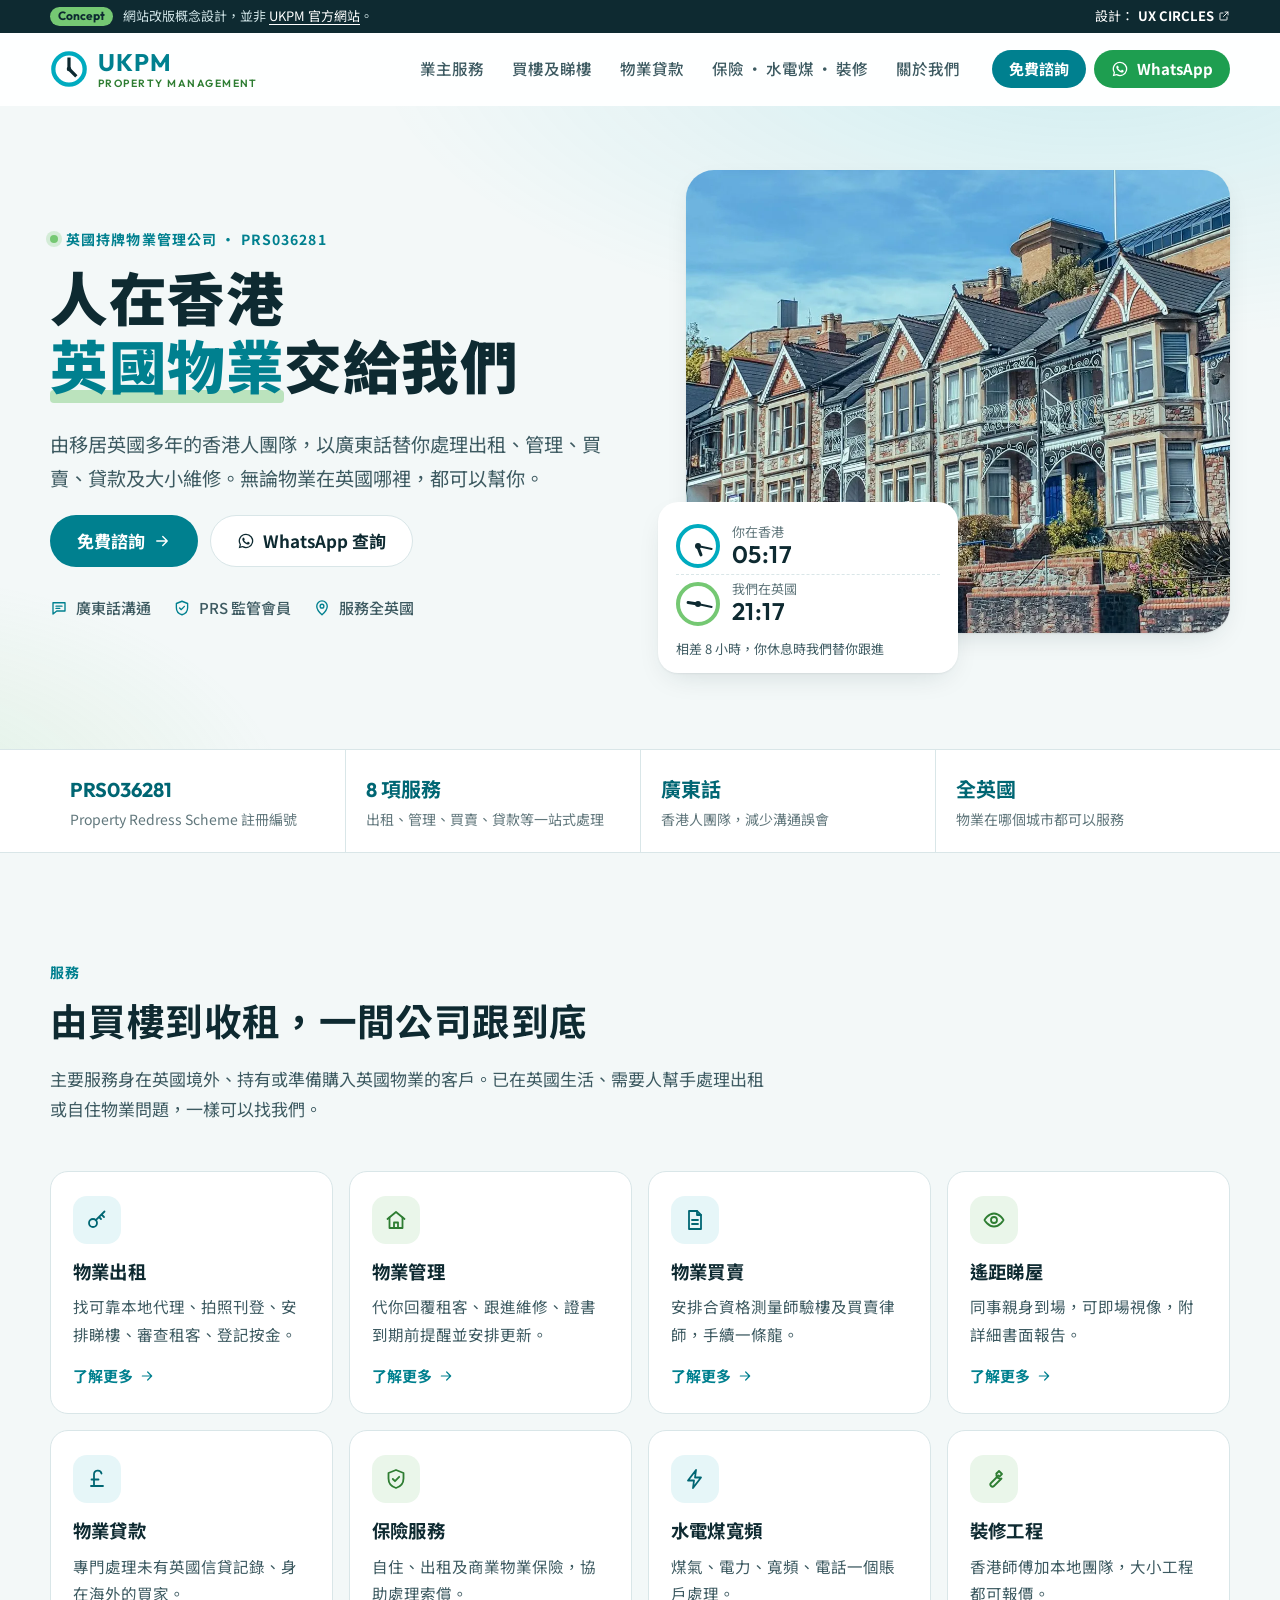
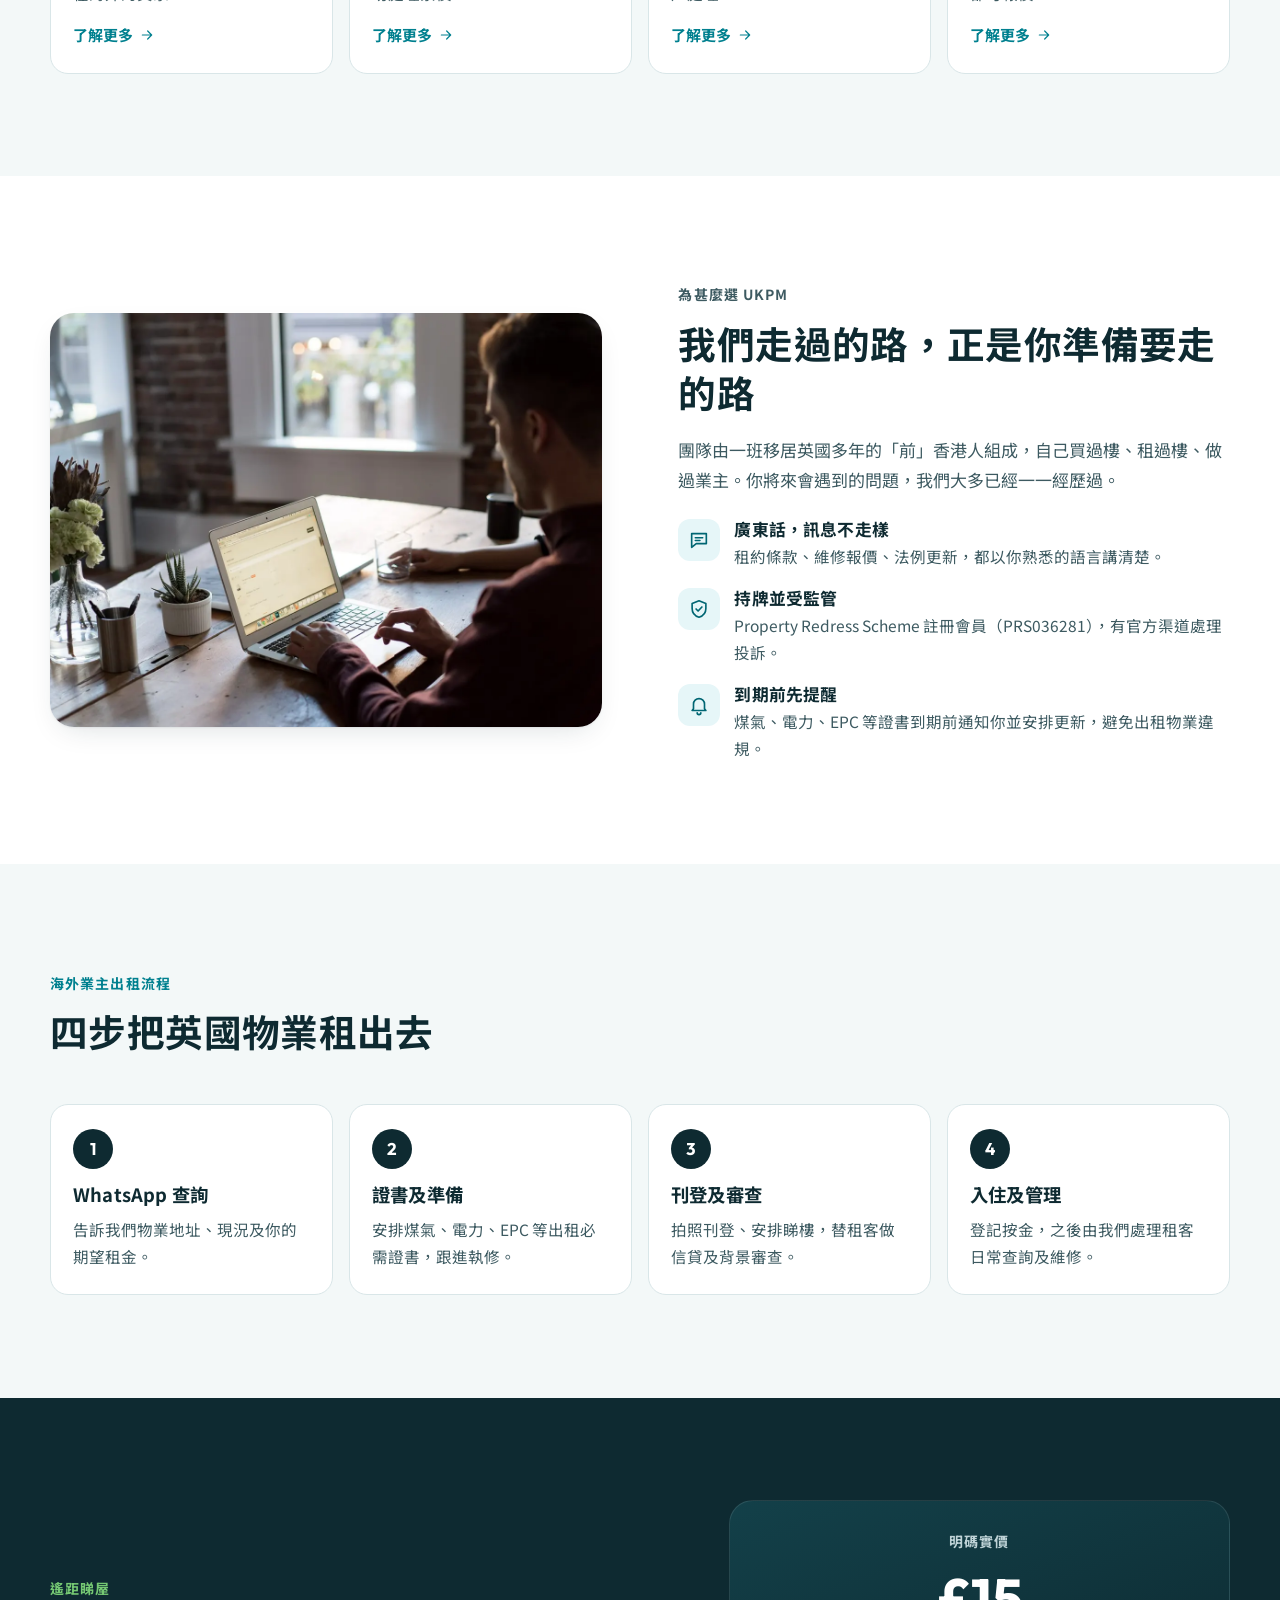
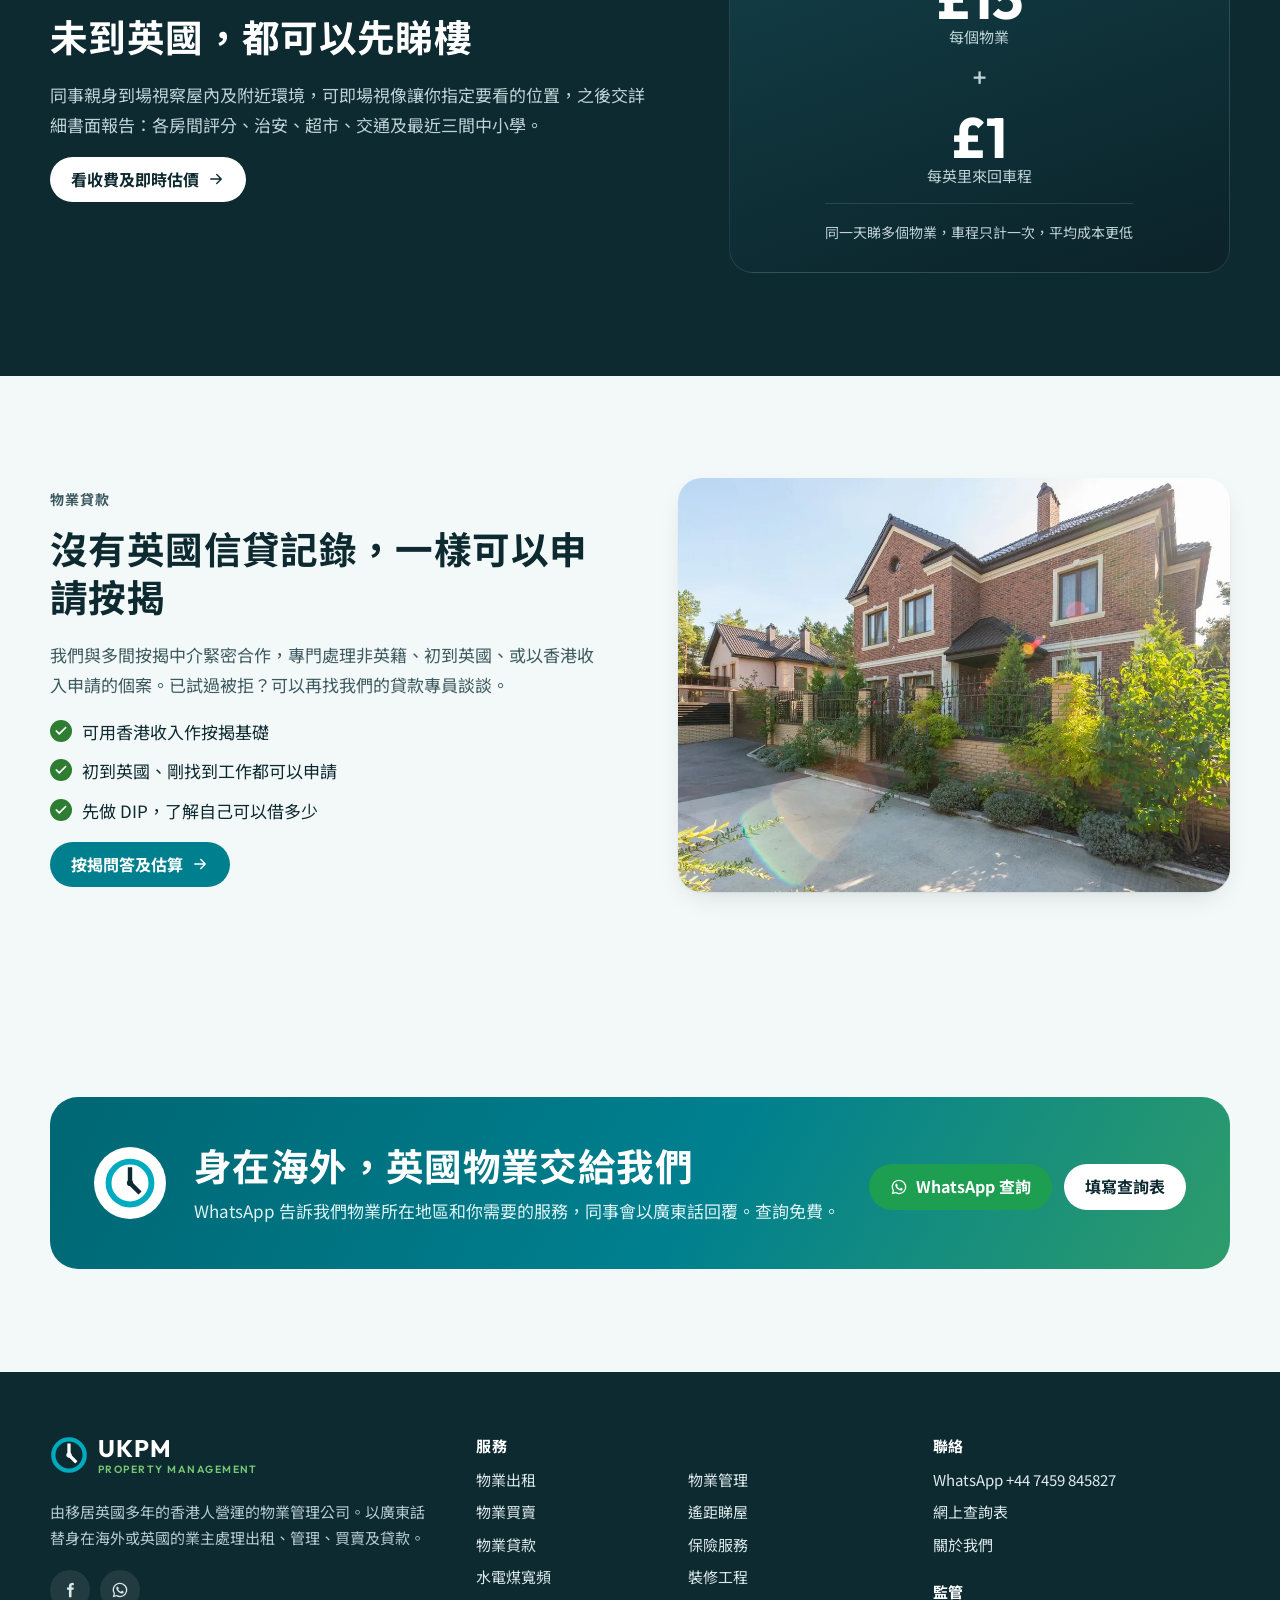
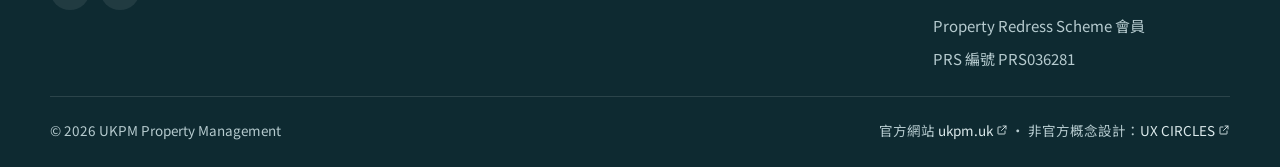
<file: index.html>
<!doctype html>
<html lang="zh-Hant-HK" class="no-js">
<head>
  <meta charset="utf-8">
  <meta name="viewport" content="width=device-width, initial-scale=1">
  <title>UKPM Property Management｜英國物業出租、管理、買賣及貸款</title>
  <meta name="description" content="香港人團隊以廣東話替海外業主處理英國物業出租、管理、買賣、按揭、保險及裝修。Property Redress Scheme 會員 PRS036281。">
  <meta name="robots" content="noindex, nofollow">
  <meta name="theme-color" content="#F3F8F8">
  <link rel="canonical" href="https://uxcircles.github.io/ukpm/">
  <link rel="icon" href="assets/img/favicon.svg" type="image/svg+xml">
  <link rel="apple-touch-icon" href="assets/img/apple-touch-icon.png">
  <meta property="og:type" content="website">
  <meta property="og:site_name" content="UKPM Property Management">
  <meta property="og:title" content="UKPM Property Management｜英國物業出租、管理、買賣及貸款">
  <meta property="og:description" content="香港人團隊以廣東話替海外業主處理英國物業出租、管理、買賣、按揭、保險及裝修。Property Redress Scheme 會員 PRS036281。">
  <meta property="og:url" content="https://uxcircles.github.io/ukpm/">
  <meta property="og:image" content="https://uxcircles.github.io/ukpm/assets/img/hero.webp">
  <link rel="preload" as="image" href="assets/img/hero.webp" fetchpriority="high">
  <link rel="preconnect" href="https://fonts.googleapis.com">
  <link rel="preconnect" href="https://fonts.gstatic.com" crossorigin>
  <link href="https://fonts.googleapis.com/css2?family=Noto+Sans+TC:wght@400;500;700;900&family=Outfit:wght@500;600;700&display=swap" rel="stylesheet">
  <link rel="stylesheet" href="assets/css/style.css?v=1">
  <script>document.documentElement.classList.replace('no-js','js')</script>
</head>
<body>
  <a class="skip" href="#main">跳到主要內容</a>
  <svg width="0" height="0" style="position:absolute" aria-hidden="true">
  <symbol id="i-check" viewBox="0 0 24 24"><path d="M20 6 9 17l-5-5"/></symbol>
  <symbol id="i-arrow" viewBox="0 0 24 24"><path d="M5 12h14M13 6l6 6-6 6"/></symbol>
  <symbol id="i-phone" viewBox="0 0 24 24"><path d="M5 4h3.5l1.8 4.5-2.3 1.4a11 11 0 0 0 6.1 6.1l1.4-2.3L20 15.5V19a1.5 1.5 0 0 1-1.6 1.5A16.5 16.5 0 0 1 3.5 5.6 1.5 1.5 0 0 1 5 4Z"/></symbol>
  <symbol id="i-wa" viewBox="0 0 24 24"><path d="M12 2.2A9.7 9.7 0 0 0 3.6 16.8L2.3 21.7l5-1.3A9.7 9.7 0 1 0 12 2.2Zm0 17.7a8 8 0 0 1-4.1-1.1l-.3-.2-3 .8.8-2.9-.2-.3A8 8 0 1 1 12 19.9Zm4.4-6c-.2-.1-1.4-.7-1.7-.8-.2-.1-.4-.1-.5.1l-.8 1c-.1.2-.3.2-.5.1a6.6 6.6 0 0 1-3.3-2.9c-.2-.4.2-.4.7-1.3.1-.2 0-.3 0-.4l-.8-1.8c-.2-.5-.4-.4-.5-.4h-.5a.9.9 0 0 0-.6.3 2.7 2.7 0 0 0-.8 2c0 1.2.9 2.3 1 2.5.1.2 1.7 2.6 4.1 3.7 1.5.7 2.1.7 2.9.6.5-.1 1.4-.6 1.6-1.1.2-.6.2-1 .1-1.1l-.4-.3Z"/></symbol>
  <symbol id="i-ext" viewBox="0 0 24 24"><path d="M14 4h6v6M20 4l-9 9M18 14v5a1 1 0 0 1-1 1H5a1 1 0 0 1-1-1V7a1 1 0 0 1 1-1h5"/></symbol>
  <symbol id="i-shield" viewBox="0 0 24 24"><path d="M12 3 4.5 6v5.5c0 4.6 3.2 8.2 7.5 9.5 4.3-1.3 7.5-4.9 7.5-9.5V6L12 3Z"/><path d="m8.8 12 2.2 2.2 4.2-4.4"/></symbol>
  <symbol id="i-pin" viewBox="0 0 24 24"><path d="M12 21s-7-6.2-7-11.5a7 7 0 0 1 14 0C19 14.8 12 21 12 21Z"/><circle cx="12" cy="9.5" r="2.5"/></symbol>
  <symbol id="i-home" viewBox="0 0 24 24"><path d="M3.5 11 12 4l8.5 7"/><path d="M5.5 9.5V20h13V9.5"/><path d="M10 20v-5.5h4V20"/></symbol>
  <symbol id="i-key" viewBox="0 0 24 24"><circle cx="8" cy="15" r="4"/><path d="m10.8 12.2 8.7-8.7M16.5 6.5l2.5 2.5M14 9l2 2"/></symbol>
  <symbol id="i-clock" viewBox="0 0 24 24"><circle cx="12" cy="12" r="9"/><path d="M12 7v5l3 2"/></symbol>
  <symbol id="i-chat" viewBox="0 0 24 24"><path d="M4 5h16v11H9l-5 4V5Z"/><path d="M8 9.5h8M8 12.5h5"/></symbol>
  <symbol id="i-pound" viewBox="0 0 24 24"><path d="M16.5 6.5A3.8 3.8 0 0 0 9 7.5V19M6 19h12M6.5 12.5h7"/></symbol>
  <symbol id="i-tool" viewBox="0 0 24 24"><path d="M14.5 6.5a4 4 0 0 0 5 5L12 19a2.1 2.1 0 0 1-3-3l7.5-7.5"/><path d="M14.5 6.5 17 4l3 3-2.5 2.5"/></symbol>
  <symbol id="i-doc" viewBox="0 0 24 24"><path d="M6 3h8l4 4v14H6V3Z"/><path d="M14 3v4h4M9 12h6M9 16h6"/></symbol>
  <symbol id="i-eye" viewBox="0 0 24 24"><path d="M2.5 12S6 5.5 12 5.5 21.5 12 21.5 12 18 18.5 12 18.5 2.5 12 2.5 12Z"/><circle cx="12" cy="12" r="3"/></symbol>
  <symbol id="i-users" viewBox="0 0 24 24"><circle cx="9" cy="8" r="3.5"/><path d="M2.5 20a6.5 6.5 0 0 1 13 0"/><path d="M16 4.6a3.5 3.5 0 0 1 0 6.8M18.5 14a6.5 6.5 0 0 1 3 6"/></symbol>
  <symbol id="i-bolt" viewBox="0 0 24 24"><path d="M13 3 5 13.5h6L10 21l8-10.5h-6L13 3Z"/></symbol>
  <symbol id="i-video" viewBox="0 0 24 24"><rect x="3" y="6" width="13" height="12" rx="2"/><path d="m16 10.5 5-3v9l-5-3"/></symbol>
  <symbol id="i-bell" viewBox="0 0 24 24"><path d="M6 16V11a6 6 0 0 1 12 0v5l1.5 2h-15L6 16Z"/><path d="M10 20.5a2 2 0 0 0 4 0"/></symbol>
  <symbol id="i-download" viewBox="0 0 24 24"><path d="M12 4v11M7 10.5l5 5 5-5M5 20h14"/></symbol>
  <symbol id="i-fb" viewBox="0 0 24 24"><path d="M14 8.5V6.8c0-.8.2-1.3 1.4-1.3H17V2.6A21 21 0 0 0 14.6 2.5C12.2 2.5 10.6 4 10.6 6.6v1.9H8v3.2h2.6V21.5H14v-9.8h2.6l.4-3.2H14Z"/></symbol>
</svg>
  <div class="concept-bar" role="note">
    <div class="wrap concept-inner">
      <p><span class="concept-tag">Concept</span><span class="concept-long">網站改版概念設計，並非 <a href="https://ukpm.uk/" target="_blank" rel="noopener">UKPM 官方網站</a>。</span></p>
      <a href="https://ux-circles.com/professionals" target="_blank" rel="noopener">設計：<strong>UX CIRCLES</strong> <svg class="icon" aria-hidden="true"><use href="#i-ext"/></svg></a>
    </div>
  </div>
  <header class="site-header">
    <div class="wrap header-inner">
      <a class="brand" href="index.html" aria-label="UKPM Property Management 主頁">
        <svg class="brand-mark" viewBox="0 0 40 40" aria-hidden="true"><circle cx="20" cy="20" r="16.5" fill="none" stroke="currentColor" stroke-width="4.5"/><path d="M20 9.5V20l6.5 6.5" fill="none" stroke="var(--ink)" stroke-width="3.4" stroke-linecap="square"/><circle cx="20" cy="20" r="2.4" fill="var(--ink)"/></svg>
        <span class="brand-word"><span class="brand-name">UKPM</span><span class="brand-tag">Property Management</span></span>
      </a>
      <nav class="nav" id="site-nav" aria-label="主選單" data-nav>
        <ul class="nav-list">
          <li><a href="landlords.html">業主服務</a></li>
          <li><a href="buying.html">買樓及睇樓</a></li>
          <li><a href="mortgage.html">物業貸款</a></li>
          <li><a href="home-services.html">保險 · 水電煤 · 裝修</a></li>
          <li><a href="about.html">關於我們</a></li>
        </ul>
        <div class="nav-extra">
          <a class="btn btn-wa" href="https://wa.me/447459845827" target="_blank" rel="noopener"><svg class="icon icon-fill" aria-hidden="true"><use href="#i-wa"/></svg>WhatsApp 查詢</a>
          <a class="btn btn-ghost" href="tel:+447459845827"><svg class="icon" aria-hidden="true"><use href="#i-phone"/></svg>+44 7459 845827</a>
        </div>
      </nav>
      <div class="header-cta">
        <a class="btn btn-primary btn-sm hide-sm" href="contact.html">免費諮詢</a>
        <a class="btn btn-wa btn-sm" href="https://wa.me/447459845827" target="_blank" rel="noopener"><svg class="icon icon-fill" aria-hidden="true"><use href="#i-wa"/></svg><span>WhatsApp</span></a>
        <button class="burger" type="button" aria-expanded="false" aria-controls="site-nav" aria-label="開啟選單" data-open="開啟選單" data-close="關閉選單"><span></span><span></span><span></span></button>
      </div>
    </div>
  </header>

  <main id="main">
    <section class="hero">
      <div class="wrap hero-grid">
        <div class="hero-copy">
          <p class="eyebrow"><span class="dot"></span>英國持牌物業管理公司 · PRS036281</p>
          <h1>人在香港<br><span class="hl">英國物業</span>交給我們</h1>
          <p class="lead">由移居英國多年的香港人團隊，以廣東話替你處理出租、管理、買賣、貸款及大小維修。無論物業在英國哪裡，都可以幫你。</p>
          <div class="btn-row">
            <a class="btn btn-primary btn-lg" href="contact.html">免費諮詢 <svg class="icon" aria-hidden="true"><use href="#i-arrow"/></svg></a>
            <a class="btn btn-ghost btn-lg" href="https://wa.me/447459845827" target="_blank" rel="noopener"><svg class="icon icon-fill" aria-hidden="true"><use href="#i-wa"/></svg>WhatsApp 查詢</a>
          </div>
          <ul class="hero-points">
            <li><svg class="icon" aria-hidden="true"><use href="#i-chat"/></svg>廣東話溝通</li>
            <li><svg class="icon" aria-hidden="true"><use href="#i-shield"/></svg>PRS 監管會員</li>
            <li><svg class="icon" aria-hidden="true"><use href="#i-pin"/></svg>服務全英國</li>
          </ul>
        </div>
        <div class="hero-visual">
          <figure class="hero-photo"><img src="assets/img/hero.webp" alt="英國一排紅磚維多利亞式排屋" width="1200" height="900" fetchpriority="high"></figure>
          <div class="clocks" data-clocks aria-label="香港及英國現在時間">
            <div class="clock-row">
              <span class="clock-face" data-tz="Asia/Hong_Kong" aria-hidden="true"><i class="h"></i><i class="m"></i></span>
              <span class="clock-txt"><small>你在香港</small><strong data-time="Asia/Hong_Kong">--:--</strong></span>
            </div>
            <div class="clock-row is-uk">
              <span class="clock-face" data-tz="Europe/London" aria-hidden="true"><i class="h"></i><i class="m"></i></span>
              <span class="clock-txt"><small>我們在英國</small><strong data-time="Europe/London">--:--</strong></span>
            </div>
            <p class="clock-note">相差 <span data-diff>8</span> 小時，你休息時我們替你跟進</p>
          </div>
        </div>
      </div>
    </section>

    <section class="trust">
      <div class="wrap trust-grid">
        <div><strong>PRS036281</strong><span>Property Redress Scheme 註冊編號</span></div>
        <div><strong>8 項服務</strong><span>出租、管理、買賣、貸款等一站式處理</span></div>
        <div><strong>廣東話</strong><span>香港人團隊，減少溝通誤會</span></div>
        <div><strong>全英國</strong><span>物業在哪個城市都可以服務</span></div>
      </div>
    </section>

    <section class="section" id="services">
      <div class="wrap">
        <div class="section-head">
          <p class="eyebrow">服務</p>
          <h2>由買樓到收租，一間公司跟到底</h2>
          <p>主要服務身在英國境外、持有或準備購入英國物業的客戶。已在英國生活、需要人幫手處理出租或自住物業問題，一樣可以找我們。</p>
        </div>
        <div class="svc-grid">
          <a class="svc-card reveal" href="landlords.html#rental">
            <span class="svc-icon"><svg class="icon" aria-hidden="true"><use href="#i-key"/></svg></span>
            <h3>物業出租</h3>
            <p>找可靠本地代理、拍照刊登、安排睇樓、審查租客、登記按金。</p>
            <span class="svc-more">了解更多 <svg class="icon" aria-hidden="true"><use href="#i-arrow"/></svg></span>
          </a>
          <a class="svc-card reveal" href="landlords.html#management">
            <span class="svc-icon"><svg class="icon" aria-hidden="true"><use href="#i-home"/></svg></span>
            <h3>物業管理</h3>
            <p>代你回覆租客、跟進維修、證書到期前提醒並安排更新。</p>
            <span class="svc-more">了解更多 <svg class="icon" aria-hidden="true"><use href="#i-arrow"/></svg></span>
          </a>
          <a class="svc-card reveal" href="buying.html#buy">
            <span class="svc-icon"><svg class="icon" aria-hidden="true"><use href="#i-doc"/></svg></span>
            <h3>物業買賣</h3>
            <p>安排合資格測量師驗樓及買賣律師，手續一條龍。</p>
            <span class="svc-more">了解更多 <svg class="icon" aria-hidden="true"><use href="#i-arrow"/></svg></span>
          </a>
          <a class="svc-card reveal" href="buying.html#viewing">
            <span class="svc-icon"><svg class="icon" aria-hidden="true"><use href="#i-eye"/></svg></span>
            <h3>遙距睇屋</h3>
            <p>同事親身到場，可即場視像，附詳細書面報告。</p>
            <span class="svc-more">了解更多 <svg class="icon" aria-hidden="true"><use href="#i-arrow"/></svg></span>
          </a>
          <a class="svc-card reveal" href="mortgage.html">
            <span class="svc-icon"><svg class="icon" aria-hidden="true"><use href="#i-pound"/></svg></span>
            <h3>物業貸款</h3>
            <p>專門處理未有英國信貸記錄、身在海外的買家。</p>
            <span class="svc-more">了解更多 <svg class="icon" aria-hidden="true"><use href="#i-arrow"/></svg></span>
          </a>
          <a class="svc-card reveal" href="home-services.html#insurance">
            <span class="svc-icon"><svg class="icon" aria-hidden="true"><use href="#i-shield"/></svg></span>
            <h3>保險服務</h3>
            <p>自住、出租及商業物業保險，協助處理索償。</p>
            <span class="svc-more">了解更多 <svg class="icon" aria-hidden="true"><use href="#i-arrow"/></svg></span>
          </a>
          <a class="svc-card reveal" href="home-services.html#utilities">
            <span class="svc-icon"><svg class="icon" aria-hidden="true"><use href="#i-bolt"/></svg></span>
            <h3>水電煤寬頻</h3>
            <p>煤氣、電力、寬頻、電話一個賬戶處理。</p>
            <span class="svc-more">了解更多 <svg class="icon" aria-hidden="true"><use href="#i-arrow"/></svg></span>
          </a>
          <a class="svc-card reveal" href="home-services.html#renovation">
            <span class="svc-icon"><svg class="icon" aria-hidden="true"><use href="#i-tool"/></svg></span>
            <h3>裝修工程</h3>
            <p>香港師傅加本地團隊，大小工程都可報價。</p>
            <span class="svc-more">了解更多 <svg class="icon" aria-hidden="true"><use href="#i-arrow"/></svg></span>
          </a>
        </div>
      </div>
    </section>

    <section class="section section-tint">
      <div class="wrap split">
        <figure class="split-media reveal"><img src="assets/img/remote.webp" alt="在家用手提電腦處理事務" width="1200" height="900" loading="lazy"></figure>
        <div class="split-copy reveal">
          <p class="eyebrow">為甚麼選 UKPM</p>
          <h2>我們走過的路，正是你準備要走的路</h2>
          <p>團隊由一班移居英國多年的「前」香港人組成，自己買過樓、租過樓、做過業主。你將來會遇到的問題，我們大多已經一一經歷過。</p>
          <ul class="why">
            <li><svg class="icon" aria-hidden="true"><use href="#i-chat"/></svg><div><h3>廣東話，訊息不走樣</h3><p>租約條款、維修報價、法例更新，都以你熟悉的語言講清楚。</p></div></li>
            <li><svg class="icon" aria-hidden="true"><use href="#i-shield"/></svg><div><h3>持牌並受監管</h3><p>Property Redress Scheme 註冊會員（PRS036281），有官方渠道處理投訴。</p></div></li>
            <li><svg class="icon" aria-hidden="true"><use href="#i-bell"/></svg><div><h3>到期前先提醒</h3><p>煤氣、電力、EPC 等證書到期前通知你並安排更新，避免出租物業違規。</p></div></li>
          </ul>
        </div>
      </div>
    </section>

    <section class="section">
      <div class="wrap">
        <div class="section-head">
          <p class="eyebrow">海外業主出租流程</p>
          <h2>四步把英國物業租出去</h2>
        </div>
        <ol class="steps">
          <li class="reveal"><span class="step-n">1</span><h3>WhatsApp 查詢</h3><p>告訴我們物業地址、現況及你的期望租金。</p></li>
          <li class="reveal"><span class="step-n">2</span><h3>證書及準備</h3><p>安排煤氣、電力、EPC 等出租必需證書，跟進執修。</p></li>
          <li class="reveal"><span class="step-n">3</span><h3>刊登及審查</h3><p>拍照刊登、安排睇樓，替租客做信貸及背景審查。</p></li>
          <li class="reveal"><span class="step-n">4</span><h3>入住及管理</h3><p>登記按金，之後由我們處理租客日常查詢及維修。</p></li>
        </ol>
      </div>
    </section>

    <section class="section section-ink">
      <div class="wrap feature">
        <div class="reveal">
          <p class="eyebrow">遙距睇屋</p>
          <h2>未到英國，都可以先睇樓</h2>
          <p>同事親身到場視察屋內及附近環境，可即場視像讓你指定要看的位置，之後交詳細書面報告：各房間評分、治安、超市、交通及最近三間中小學。</p>
          <a class="btn btn-light" href="buying.html#viewing">看收費及即時估價 <svg class="icon" aria-hidden="true"><use href="#i-arrow"/></svg></a>
        </div>
        <div class="price-card reveal">
          <p class="price-label">明碼實價</p>
          <p class="price"><span>£15</span><small>每個物業</small></p>
          <p class="price-plus">+</p>
          <p class="price"><span>£1</span><small>每英里來回車程</small></p>
          <p class="price-note">同一天睇多個物業，車程只計一次，平均成本更低</p>
        </div>
      </div>
    </section>

    <section class="section">
      <div class="wrap split split-rev">
        <div class="split-copy reveal">
          <p class="eyebrow">物業貸款</p>
          <h2>沒有英國信貸記錄，一樣可以申請按揭</h2>
          <p>我們與多間按揭中介緊密合作，專門處理非英籍、初到英國、或以香港收入申請的個案。已試過被拒？可以再找我們的貸款專員談談。</p>
          <ul class="checks"><li><svg class="icon" aria-hidden="true"><use href="#i-check"/></svg><span>可用香港收入作按揭基礎</span></li><li><svg class="icon" aria-hidden="true"><use href="#i-check"/></svg><span>初到英國、剛找到工作都可以申請</span></li><li><svg class="icon" aria-hidden="true"><use href="#i-check"/></svg><span>先做 DIP，了解自己可以借多少</span></li></ul>
          <div class="btn-row"><a class="btn btn-primary" href="mortgage.html">按揭問答及估算 <svg class="icon" aria-hidden="true"><use href="#i-arrow"/></svg></a></div>
        </div>
        <figure class="split-media reveal"><img src="assets/img/buy.webp" alt="英國紅磚獨立屋及前花園" width="1068" height="801" loading="lazy"></figure>
      </div>
    </section>

    <section class="section">
      <div class="wrap">
        <div class="cta-band reveal">
          <div class="cta-clock" aria-hidden="true"><svg class="brand-mark" viewBox="0 0 40 40" aria-hidden="true"><circle cx="20" cy="20" r="16.5" fill="none" stroke="currentColor" stroke-width="4.5"/><path d="M20 9.5V20l6.5 6.5" fill="none" stroke="var(--ink)" stroke-width="3.4" stroke-linecap="square"/><circle cx="20" cy="20" r="2.4" fill="var(--ink)"/></svg></div>
          <div>
            <h2>身在海外，英國物業交給我們</h2>
            <p>WhatsApp 告訴我們物業所在地區和你需要的服務，同事會以廣東話回覆。查詢免費。</p>
          </div>
          <div class="btn-row">
            <a class="btn btn-wa" href="https://wa.me/447459845827" target="_blank" rel="noopener"><svg class="icon icon-fill" aria-hidden="true"><use href="#i-wa"/></svg>WhatsApp 查詢</a>
            <a class="btn btn-light" href="contact.html">填寫查詢表</a>
          </div>
        </div>
      </div>
    </section>
  </main>

  <footer class="site-footer">
    <div class="wrap">
      <div class="footer-grid">
        <div class="footer-about">
          <a class="brand" href="index.html" aria-label="UKPM Property Management 主頁">
        <svg class="brand-mark" viewBox="0 0 40 40" aria-hidden="true"><circle cx="20" cy="20" r="16.5" fill="none" stroke="currentColor" stroke-width="4.5"/><path d="M20 9.5V20l6.5 6.5" fill="none" stroke="var(--ink)" stroke-width="3.4" stroke-linecap="square"/><circle cx="20" cy="20" r="2.4" fill="var(--ink)"/></svg>
        <span class="brand-word"><span class="brand-name">UKPM</span><span class="brand-tag">Property Management</span></span>
      </a>
          <p>由移居英國多年的香港人營運的物業管理公司。以廣東話替身在海外或英國的業主處理出租、管理、買賣及貸款。</p>
          <div class="social"><a href="https://www.facebook.com/Online-Property-Management-105652351804203" target="_blank" rel="noopener" aria-label="UKPM Facebook"><svg class="icon icon-fill" aria-hidden="true"><use href="#i-fb"/></svg></a><a href="https://wa.me/447459845827" target="_blank" rel="noopener" aria-label="WhatsApp"><svg class="icon icon-fill" aria-hidden="true"><use href="#i-wa"/></svg></a></div>
        </div>
        <div>
          <h4>服務</h4>
          <ul class="footer-cols">
            <li><a href="landlords.html#rental">物業出租</a></li>
            <li><a href="landlords.html#management">物業管理</a></li>
            <li><a href="buying.html#buy">物業買賣</a></li>
            <li><a href="buying.html#viewing">遙距睇屋</a></li>
            <li><a href="mortgage.html">物業貸款</a></li>
            <li><a href="home-services.html#insurance">保險服務</a></li>
            <li><a href="home-services.html#utilities">水電煤寬頻</a></li>
            <li><a href="home-services.html#renovation">裝修工程</a></li>
          </ul>
        </div>
        <div>
          <h4>聯絡</h4>
          <ul>
            <li><a href="https://wa.me/447459845827" target="_blank" rel="noopener">WhatsApp +44 7459 845827</a></li>
            <li><a href="contact.html">網上查詢表</a></li>
            <li><a href="about.html">關於我們</a></li>
          </ul>
          <h4>監管</h4>
          <ul>
            <li>Property Redress Scheme 會員</li>
            <li>PRS 編號 PRS036281</li>
          </ul>
        </div>
      </div>
      <div class="footer-bottom">
        <p>© <span data-year>2026</span> UKPM Property Management</p>
        <p>官方網站 <a href="https://ukpm.uk/" target="_blank" rel="noopener">ukpm.uk <svg class="icon" aria-hidden="true"><use href="#i-ext"/></svg></a> · 非官方概念設計：<a href="https://ux-circles.com/professionals" target="_blank" rel="noopener">UX CIRCLES <svg class="icon" aria-hidden="true"><use href="#i-ext"/></svg></a></p>
      </div>
    </div>
  </footer>

  <nav class="action-bar" aria-label="快速聯絡">
    <a class="is-wa" href="https://wa.me/447459845827" target="_blank" rel="noopener"><svg class="icon icon-fill" aria-hidden="true"><use href="#i-wa"/></svg>WhatsApp</a>
    <a href="tel:+447459845827"><svg class="icon" aria-hidden="true"><use href="#i-phone"/></svg>致電</a>
    <a href="contact.html"><svg class="icon" aria-hidden="true"><use href="#i-chat"/></svg>查詢表</a>
  </nav>
  <script src="assets/js/main.js?v=1" defer></script>
</body>
</html>
</file>
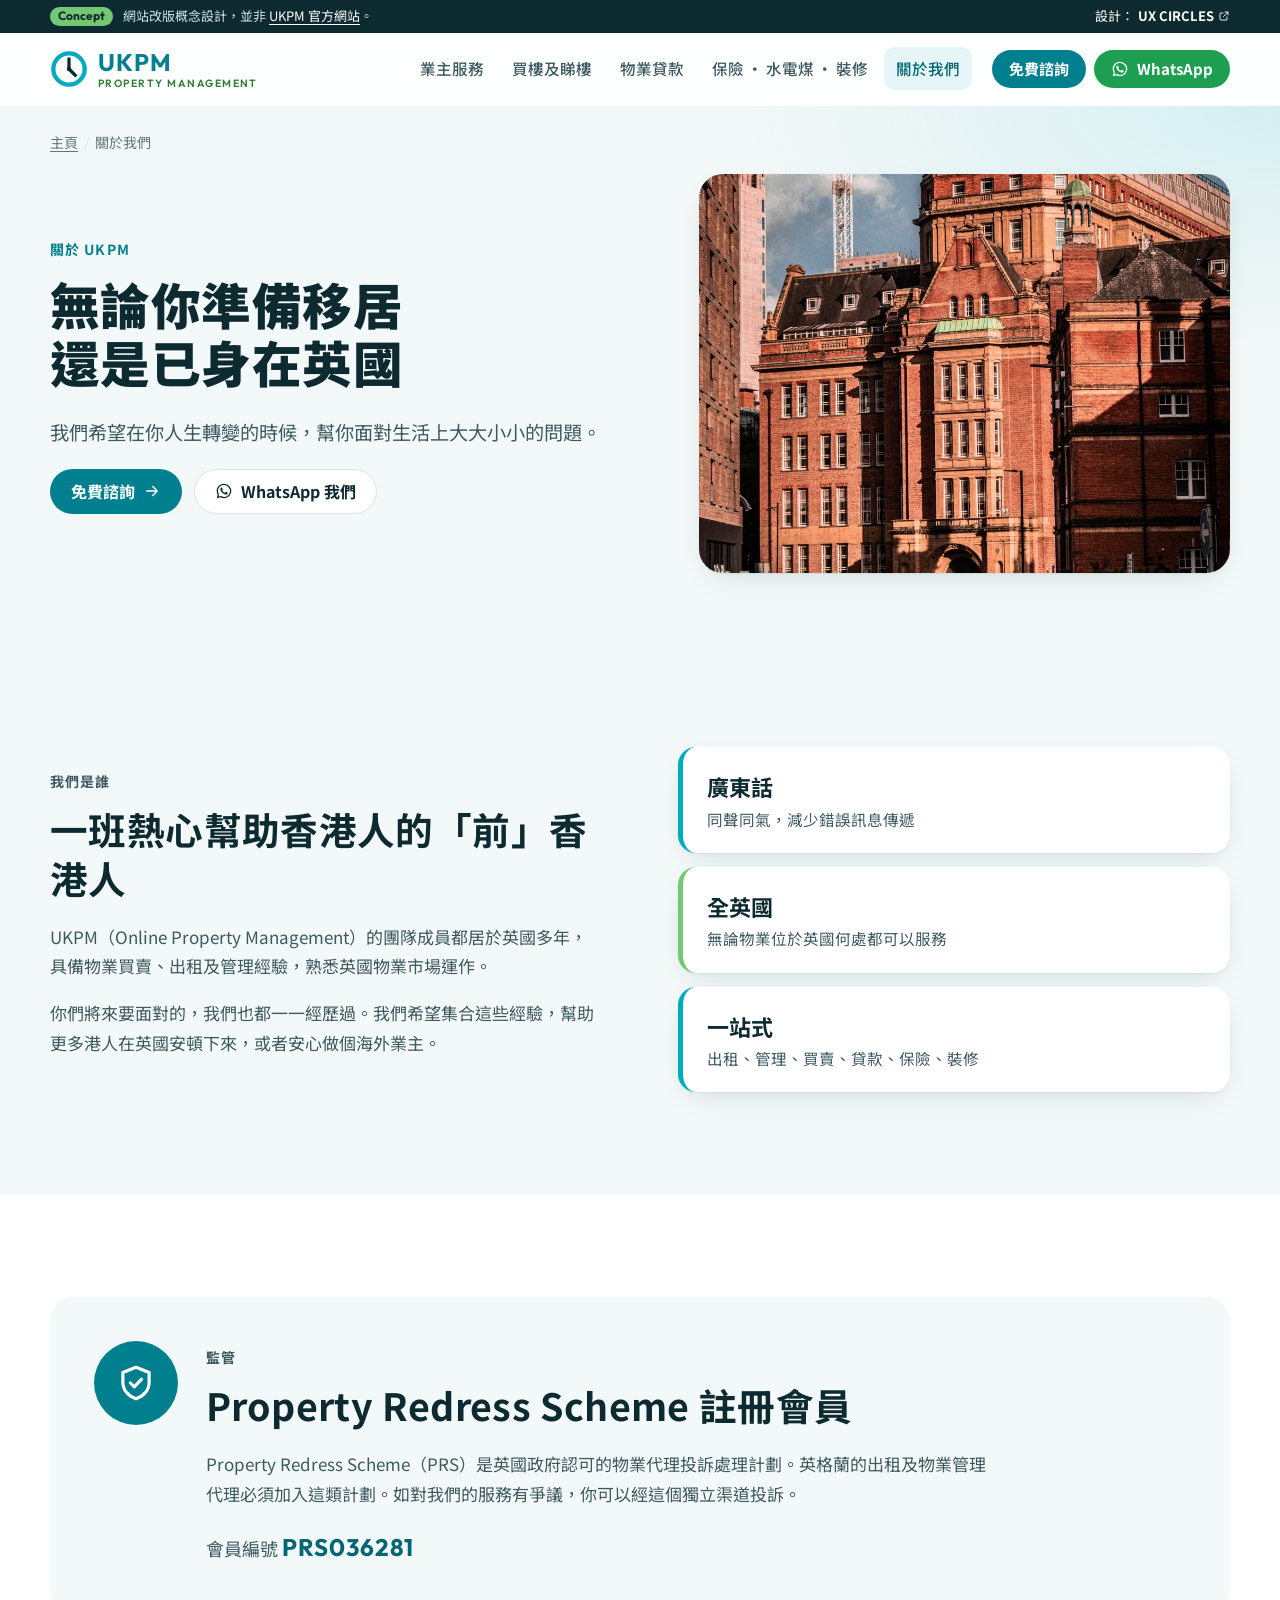
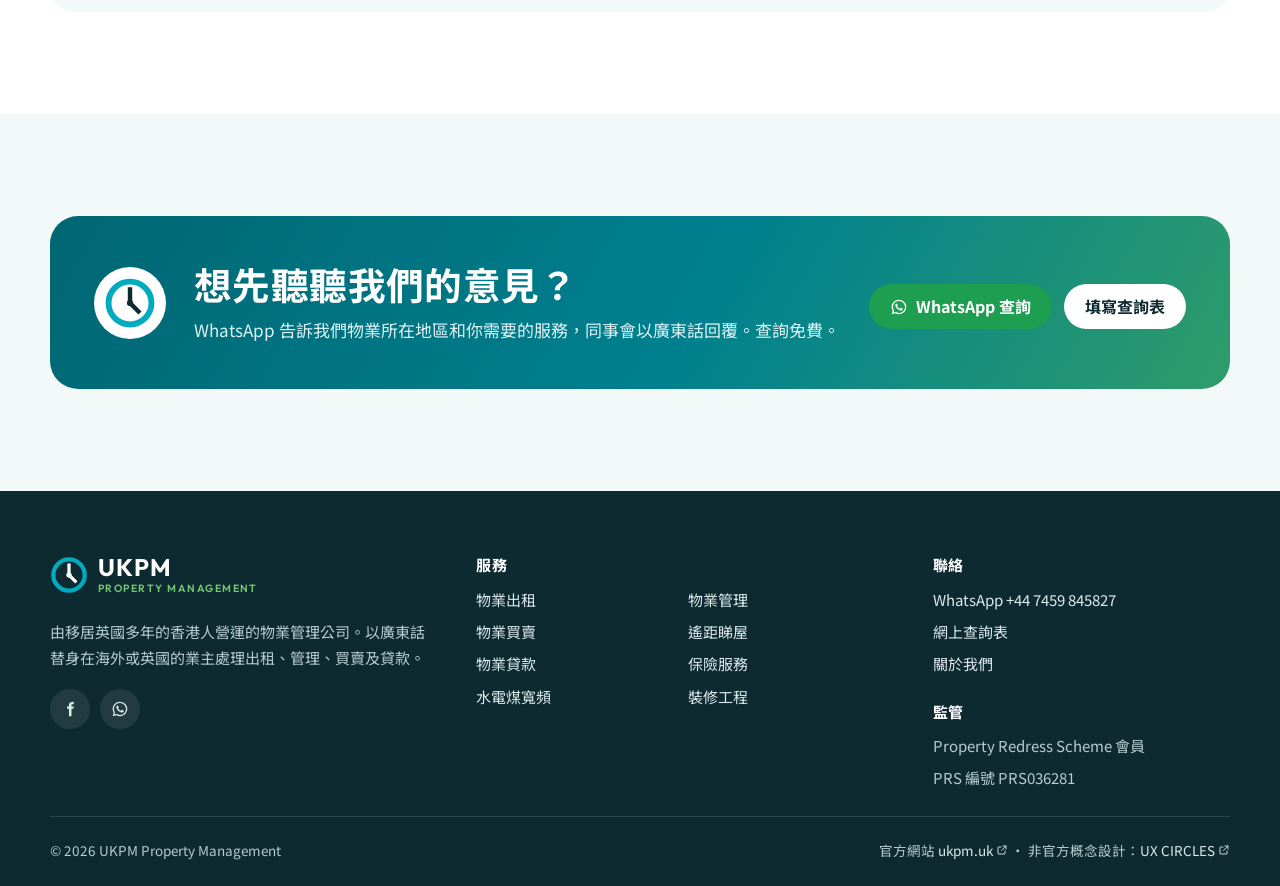
<file: about.html>
<!doctype html>
<html lang="zh-Hant-HK" class="no-js">
<head>
  <meta charset="utf-8">
  <meta name="viewport" content="width=device-width, initial-scale=1">
  <title>關於我們｜UKPM Property Management</title>
  <meta name="description" content="UKPM 團隊由移居英國多年的香港人組成，熟悉英國物業市場，以廣東話服務。Property Redress Scheme 會員。">
  <meta name="robots" content="noindex, nofollow">
  <meta name="theme-color" content="#F3F8F8">
  <link rel="canonical" href="https://uxcircles.github.io/ukpm/about.html">
  <link rel="icon" href="assets/img/favicon.svg" type="image/svg+xml">
  <link rel="apple-touch-icon" href="assets/img/apple-touch-icon.png">
  <meta property="og:type" content="website">
  <meta property="og:site_name" content="UKPM Property Management">
  <meta property="og:title" content="關於我們｜UKPM Property Management">
  <meta property="og:description" content="UKPM 團隊由移居英國多年的香港人組成，熟悉英國物業市場，以廣東話服務。Property Redress Scheme 會員。">
  <meta property="og:url" content="https://uxcircles.github.io/ukpm/about.html">
  <meta property="og:image" content="https://uxcircles.github.io/ukpm/assets/img/hero.webp">
  <link rel="preconnect" href="https://fonts.googleapis.com">
  <link rel="preconnect" href="https://fonts.gstatic.com" crossorigin>
  <link href="https://fonts.googleapis.com/css2?family=Noto+Sans+TC:wght@400;500;700;900&family=Outfit:wght@500;600;700&display=swap" rel="stylesheet">
  <link rel="stylesheet" href="assets/css/style.css?v=1">
  <script>document.documentElement.classList.replace('no-js','js')</script>
</head>
<body>
  <a class="skip" href="#main">跳到主要內容</a>
  <svg width="0" height="0" style="position:absolute" aria-hidden="true">
  <symbol id="i-check" viewBox="0 0 24 24"><path d="M20 6 9 17l-5-5"/></symbol>
  <symbol id="i-arrow" viewBox="0 0 24 24"><path d="M5 12h14M13 6l6 6-6 6"/></symbol>
  <symbol id="i-phone" viewBox="0 0 24 24"><path d="M5 4h3.5l1.8 4.5-2.3 1.4a11 11 0 0 0 6.1 6.1l1.4-2.3L20 15.5V19a1.5 1.5 0 0 1-1.6 1.5A16.5 16.5 0 0 1 3.5 5.6 1.5 1.5 0 0 1 5 4Z"/></symbol>
  <symbol id="i-wa" viewBox="0 0 24 24"><path d="M12 2.2A9.7 9.7 0 0 0 3.6 16.8L2.3 21.7l5-1.3A9.7 9.7 0 1 0 12 2.2Zm0 17.7a8 8 0 0 1-4.1-1.1l-.3-.2-3 .8.8-2.9-.2-.3A8 8 0 1 1 12 19.9Zm4.4-6c-.2-.1-1.4-.7-1.7-.8-.2-.1-.4-.1-.5.1l-.8 1c-.1.2-.3.2-.5.1a6.6 6.6 0 0 1-3.3-2.9c-.2-.4.2-.4.7-1.3.1-.2 0-.3 0-.4l-.8-1.8c-.2-.5-.4-.4-.5-.4h-.5a.9.9 0 0 0-.6.3 2.7 2.7 0 0 0-.8 2c0 1.2.9 2.3 1 2.5.1.2 1.7 2.6 4.1 3.7 1.5.7 2.1.7 2.9.6.5-.1 1.4-.6 1.6-1.1.2-.6.2-1 .1-1.1l-.4-.3Z"/></symbol>
  <symbol id="i-ext" viewBox="0 0 24 24"><path d="M14 4h6v6M20 4l-9 9M18 14v5a1 1 0 0 1-1 1H5a1 1 0 0 1-1-1V7a1 1 0 0 1 1-1h5"/></symbol>
  <symbol id="i-shield" viewBox="0 0 24 24"><path d="M12 3 4.5 6v5.5c0 4.6 3.2 8.2 7.5 9.5 4.3-1.3 7.5-4.9 7.5-9.5V6L12 3Z"/><path d="m8.8 12 2.2 2.2 4.2-4.4"/></symbol>
  <symbol id="i-pin" viewBox="0 0 24 24"><path d="M12 21s-7-6.2-7-11.5a7 7 0 0 1 14 0C19 14.8 12 21 12 21Z"/><circle cx="12" cy="9.5" r="2.5"/></symbol>
  <symbol id="i-home" viewBox="0 0 24 24"><path d="M3.5 11 12 4l8.5 7"/><path d="M5.5 9.5V20h13V9.5"/><path d="M10 20v-5.5h4V20"/></symbol>
  <symbol id="i-key" viewBox="0 0 24 24"><circle cx="8" cy="15" r="4"/><path d="m10.8 12.2 8.7-8.7M16.5 6.5l2.5 2.5M14 9l2 2"/></symbol>
  <symbol id="i-clock" viewBox="0 0 24 24"><circle cx="12" cy="12" r="9"/><path d="M12 7v5l3 2"/></symbol>
  <symbol id="i-chat" viewBox="0 0 24 24"><path d="M4 5h16v11H9l-5 4V5Z"/><path d="M8 9.5h8M8 12.5h5"/></symbol>
  <symbol id="i-pound" viewBox="0 0 24 24"><path d="M16.5 6.5A3.8 3.8 0 0 0 9 7.5V19M6 19h12M6.5 12.5h7"/></symbol>
  <symbol id="i-tool" viewBox="0 0 24 24"><path d="M14.5 6.5a4 4 0 0 0 5 5L12 19a2.1 2.1 0 0 1-3-3l7.5-7.5"/><path d="M14.5 6.5 17 4l3 3-2.5 2.5"/></symbol>
  <symbol id="i-doc" viewBox="0 0 24 24"><path d="M6 3h8l4 4v14H6V3Z"/><path d="M14 3v4h4M9 12h6M9 16h6"/></symbol>
  <symbol id="i-eye" viewBox="0 0 24 24"><path d="M2.5 12S6 5.5 12 5.5 21.5 12 21.5 12 18 18.5 12 18.5 2.5 12 2.5 12Z"/><circle cx="12" cy="12" r="3"/></symbol>
  <symbol id="i-users" viewBox="0 0 24 24"><circle cx="9" cy="8" r="3.5"/><path d="M2.5 20a6.5 6.5 0 0 1 13 0"/><path d="M16 4.6a3.5 3.5 0 0 1 0 6.8M18.5 14a6.5 6.5 0 0 1 3 6"/></symbol>
  <symbol id="i-bolt" viewBox="0 0 24 24"><path d="M13 3 5 13.5h6L10 21l8-10.5h-6L13 3Z"/></symbol>
  <symbol id="i-video" viewBox="0 0 24 24"><rect x="3" y="6" width="13" height="12" rx="2"/><path d="m16 10.5 5-3v9l-5-3"/></symbol>
  <symbol id="i-bell" viewBox="0 0 24 24"><path d="M6 16V11a6 6 0 0 1 12 0v5l1.5 2h-15L6 16Z"/><path d="M10 20.5a2 2 0 0 0 4 0"/></symbol>
  <symbol id="i-download" viewBox="0 0 24 24"><path d="M12 4v11M7 10.5l5 5 5-5M5 20h14"/></symbol>
  <symbol id="i-fb" viewBox="0 0 24 24"><path d="M14 8.5V6.8c0-.8.2-1.3 1.4-1.3H17V2.6A21 21 0 0 0 14.6 2.5C12.2 2.5 10.6 4 10.6 6.6v1.9H8v3.2h2.6V21.5H14v-9.8h2.6l.4-3.2H14Z"/></symbol>
</svg>
  <div class="concept-bar" role="note">
    <div class="wrap concept-inner">
      <p><span class="concept-tag">Concept</span><span class="concept-long">網站改版概念設計，並非 <a href="https://ukpm.uk/" target="_blank" rel="noopener">UKPM 官方網站</a>。</span></p>
      <a href="https://ux-circles.com/professionals" target="_blank" rel="noopener">設計：<strong>UX CIRCLES</strong> <svg class="icon" aria-hidden="true"><use href="#i-ext"/></svg></a>
    </div>
  </div>
  <header class="site-header">
    <div class="wrap header-inner">
      <a class="brand" href="index.html" aria-label="UKPM Property Management 主頁">
        <svg class="brand-mark" viewBox="0 0 40 40" aria-hidden="true"><circle cx="20" cy="20" r="16.5" fill="none" stroke="currentColor" stroke-width="4.5"/><path d="M20 9.5V20l6.5 6.5" fill="none" stroke="var(--ink)" stroke-width="3.4" stroke-linecap="square"/><circle cx="20" cy="20" r="2.4" fill="var(--ink)"/></svg>
        <span class="brand-word"><span class="brand-name">UKPM</span><span class="brand-tag">Property Management</span></span>
      </a>
      <nav class="nav" id="site-nav" aria-label="主選單" data-nav>
        <ul class="nav-list">
          <li><a href="landlords.html">業主服務</a></li>
          <li><a href="buying.html">買樓及睇樓</a></li>
          <li><a href="mortgage.html">物業貸款</a></li>
          <li><a href="home-services.html">保險 · 水電煤 · 裝修</a></li>
          <li><a href="about.html" aria-current="page">關於我們</a></li>
        </ul>
        <div class="nav-extra">
          <a class="btn btn-wa" href="https://wa.me/447459845827" target="_blank" rel="noopener"><svg class="icon icon-fill" aria-hidden="true"><use href="#i-wa"/></svg>WhatsApp 查詢</a>
          <a class="btn btn-ghost" href="tel:+447459845827"><svg class="icon" aria-hidden="true"><use href="#i-phone"/></svg>+44 7459 845827</a>
        </div>
      </nav>
      <div class="header-cta">
        <a class="btn btn-primary btn-sm hide-sm" href="contact.html">免費諮詢</a>
        <a class="btn btn-wa btn-sm" href="https://wa.me/447459845827" target="_blank" rel="noopener"><svg class="icon icon-fill" aria-hidden="true"><use href="#i-wa"/></svg><span>WhatsApp</span></a>
        <button class="burger" type="button" aria-expanded="false" aria-controls="site-nav" aria-label="開啟選單" data-open="開啟選單" data-close="關閉選單"><span></span><span></span><span></span></button>
      </div>
    </div>
  </header>

  <main id="main">
    <section class="page-hero has-media">
      <div class="wrap">
        <nav class="crumbs" aria-label="頁面位置"><ol><li><a href="index.html">主頁</a></li><li aria-current="page">關於我們</li></ol></nav>
        <div class="page-hero-grid">
          <div>
            <p class="eyebrow">關於 UKPM</p>
            <h1>無論你準備移居<br>還是已身在英國</h1>
            <p class="lead">我們希望在你人生轉變的時候，幫你面對生活上大大小小的問題。</p>
            <div class="btn-row">
              <a class="btn btn-primary" href="contact.html">免費諮詢 <svg class="icon" aria-hidden="true"><use href="#i-arrow"/></svg></a>
              <a class="btn btn-ghost" href="https://wa.me/447459845827" target="_blank" rel="noopener"><svg class="icon icon-fill" aria-hidden="true"><use href="#i-wa"/></svg>WhatsApp 我們</a>
            </div>
          </div>
        <figure class="page-hero-media"><img src="assets/img/street.webp" alt="英國城市紅磚建築街景" width="1200" height="900" fetchpriority="high"></figure>
        </div>
      </div>
    </section>

    <section class="section">
      <div class="wrap split">
        <div class="split-copy reveal">
          <p class="eyebrow">我們是誰</p>
          <h2>一班熱心幫助香港人的「前」香港人</h2>
          <p>UKPM（Online Property Management）的團隊成員都居於英國多年，具備物業買賣、出租及管理經驗，熟悉英國物業市場運作。</p>
          <p>你們將來要面對的，我們也都一一經歷過。我們希望集合這些經驗，幫助更多港人在英國安頓下來，或者安心做個海外業主。</p>
        </div>
        <div class="stat-stack reveal">
          <div class="stat"><strong>廣東話</strong><span>同聲同氣，減少錯誤訊息傳遞</span></div>
          <div class="stat"><strong>全英國</strong><span>無論物業位於英國何處都可以服務</span></div>
          <div class="stat"><strong>一站式</strong><span>出租、管理、買賣、貸款、保險、裝修</span></div>
        </div>
      </div>
    </section>

    <section class="section section-tint">
      <div class="wrap">
        <div class="reg-card reveal">
          <div class="reg-badge"><svg class="icon" aria-hidden="true"><use href="#i-shield"/></svg></div>
          <div>
            <p class="eyebrow">監管</p>
            <h2>Property Redress Scheme 註冊會員</h2>
            <p>Property Redress Scheme（PRS）是英國政府認可的物業代理投訴處理計劃。英格蘭的出租及物業管理代理必須加入這類計劃。如對我們的服務有爭議，你可以經這個獨立渠道投訴。</p>
            <p class="reg-no">會員編號 <strong>PRS036281</strong></p>
          </div>
        </div>
      </div>
    </section>

    <section class="section">
      <div class="wrap">
        <div class="cta-band reveal">
          <div class="cta-clock" aria-hidden="true"><svg class="brand-mark" viewBox="0 0 40 40" aria-hidden="true"><circle cx="20" cy="20" r="16.5" fill="none" stroke="currentColor" stroke-width="4.5"/><path d="M20 9.5V20l6.5 6.5" fill="none" stroke="var(--ink)" stroke-width="3.4" stroke-linecap="square"/><circle cx="20" cy="20" r="2.4" fill="var(--ink)"/></svg></div>
          <div>
            <h2>想先聽聽我們的意見？</h2>
            <p>WhatsApp 告訴我們物業所在地區和你需要的服務，同事會以廣東話回覆。查詢免費。</p>
          </div>
          <div class="btn-row">
            <a class="btn btn-wa" href="https://wa.me/447459845827" target="_blank" rel="noopener"><svg class="icon icon-fill" aria-hidden="true"><use href="#i-wa"/></svg>WhatsApp 查詢</a>
            <a class="btn btn-light" href="contact.html">填寫查詢表</a>
          </div>
        </div>
      </div>
    </section>
  </main>

  <footer class="site-footer">
    <div class="wrap">
      <div class="footer-grid">
        <div class="footer-about">
          <a class="brand" href="index.html" aria-label="UKPM Property Management 主頁">
        <svg class="brand-mark" viewBox="0 0 40 40" aria-hidden="true"><circle cx="20" cy="20" r="16.5" fill="none" stroke="currentColor" stroke-width="4.5"/><path d="M20 9.5V20l6.5 6.5" fill="none" stroke="var(--ink)" stroke-width="3.4" stroke-linecap="square"/><circle cx="20" cy="20" r="2.4" fill="var(--ink)"/></svg>
        <span class="brand-word"><span class="brand-name">UKPM</span><span class="brand-tag">Property Management</span></span>
      </a>
          <p>由移居英國多年的香港人營運的物業管理公司。以廣東話替身在海外或英國的業主處理出租、管理、買賣及貸款。</p>
          <div class="social"><a href="https://www.facebook.com/Online-Property-Management-105652351804203" target="_blank" rel="noopener" aria-label="UKPM Facebook"><svg class="icon icon-fill" aria-hidden="true"><use href="#i-fb"/></svg></a><a href="https://wa.me/447459845827" target="_blank" rel="noopener" aria-label="WhatsApp"><svg class="icon icon-fill" aria-hidden="true"><use href="#i-wa"/></svg></a></div>
        </div>
        <div>
          <h4>服務</h4>
          <ul class="footer-cols">
            <li><a href="landlords.html#rental">物業出租</a></li>
            <li><a href="landlords.html#management">物業管理</a></li>
            <li><a href="buying.html#buy">物業買賣</a></li>
            <li><a href="buying.html#viewing">遙距睇屋</a></li>
            <li><a href="mortgage.html">物業貸款</a></li>
            <li><a href="home-services.html#insurance">保險服務</a></li>
            <li><a href="home-services.html#utilities">水電煤寬頻</a></li>
            <li><a href="home-services.html#renovation">裝修工程</a></li>
          </ul>
        </div>
        <div>
          <h4>聯絡</h4>
          <ul>
            <li><a href="https://wa.me/447459845827" target="_blank" rel="noopener">WhatsApp +44 7459 845827</a></li>
            <li><a href="contact.html">網上查詢表</a></li>
            <li><a href="about.html">關於我們</a></li>
          </ul>
          <h4>監管</h4>
          <ul>
            <li>Property Redress Scheme 會員</li>
            <li>PRS 編號 PRS036281</li>
          </ul>
        </div>
      </div>
      <div class="footer-bottom">
        <p>© <span data-year>2026</span> UKPM Property Management</p>
        <p>官方網站 <a href="https://ukpm.uk/" target="_blank" rel="noopener">ukpm.uk <svg class="icon" aria-hidden="true"><use href="#i-ext"/></svg></a> · 非官方概念設計：<a href="https://ux-circles.com/professionals" target="_blank" rel="noopener">UX CIRCLES <svg class="icon" aria-hidden="true"><use href="#i-ext"/></svg></a></p>
      </div>
    </div>
  </footer>

  <nav class="action-bar" aria-label="快速聯絡">
    <a class="is-wa" href="https://wa.me/447459845827" target="_blank" rel="noopener"><svg class="icon icon-fill" aria-hidden="true"><use href="#i-wa"/></svg>WhatsApp</a>
    <a href="tel:+447459845827"><svg class="icon" aria-hidden="true"><use href="#i-phone"/></svg>致電</a>
    <a href="contact.html"><svg class="icon" aria-hidden="true"><use href="#i-chat"/></svg>查詢表</a>
  </nav>
  <script src="assets/js/main.js?v=1" defer></script>
</body>
</html>
</file>
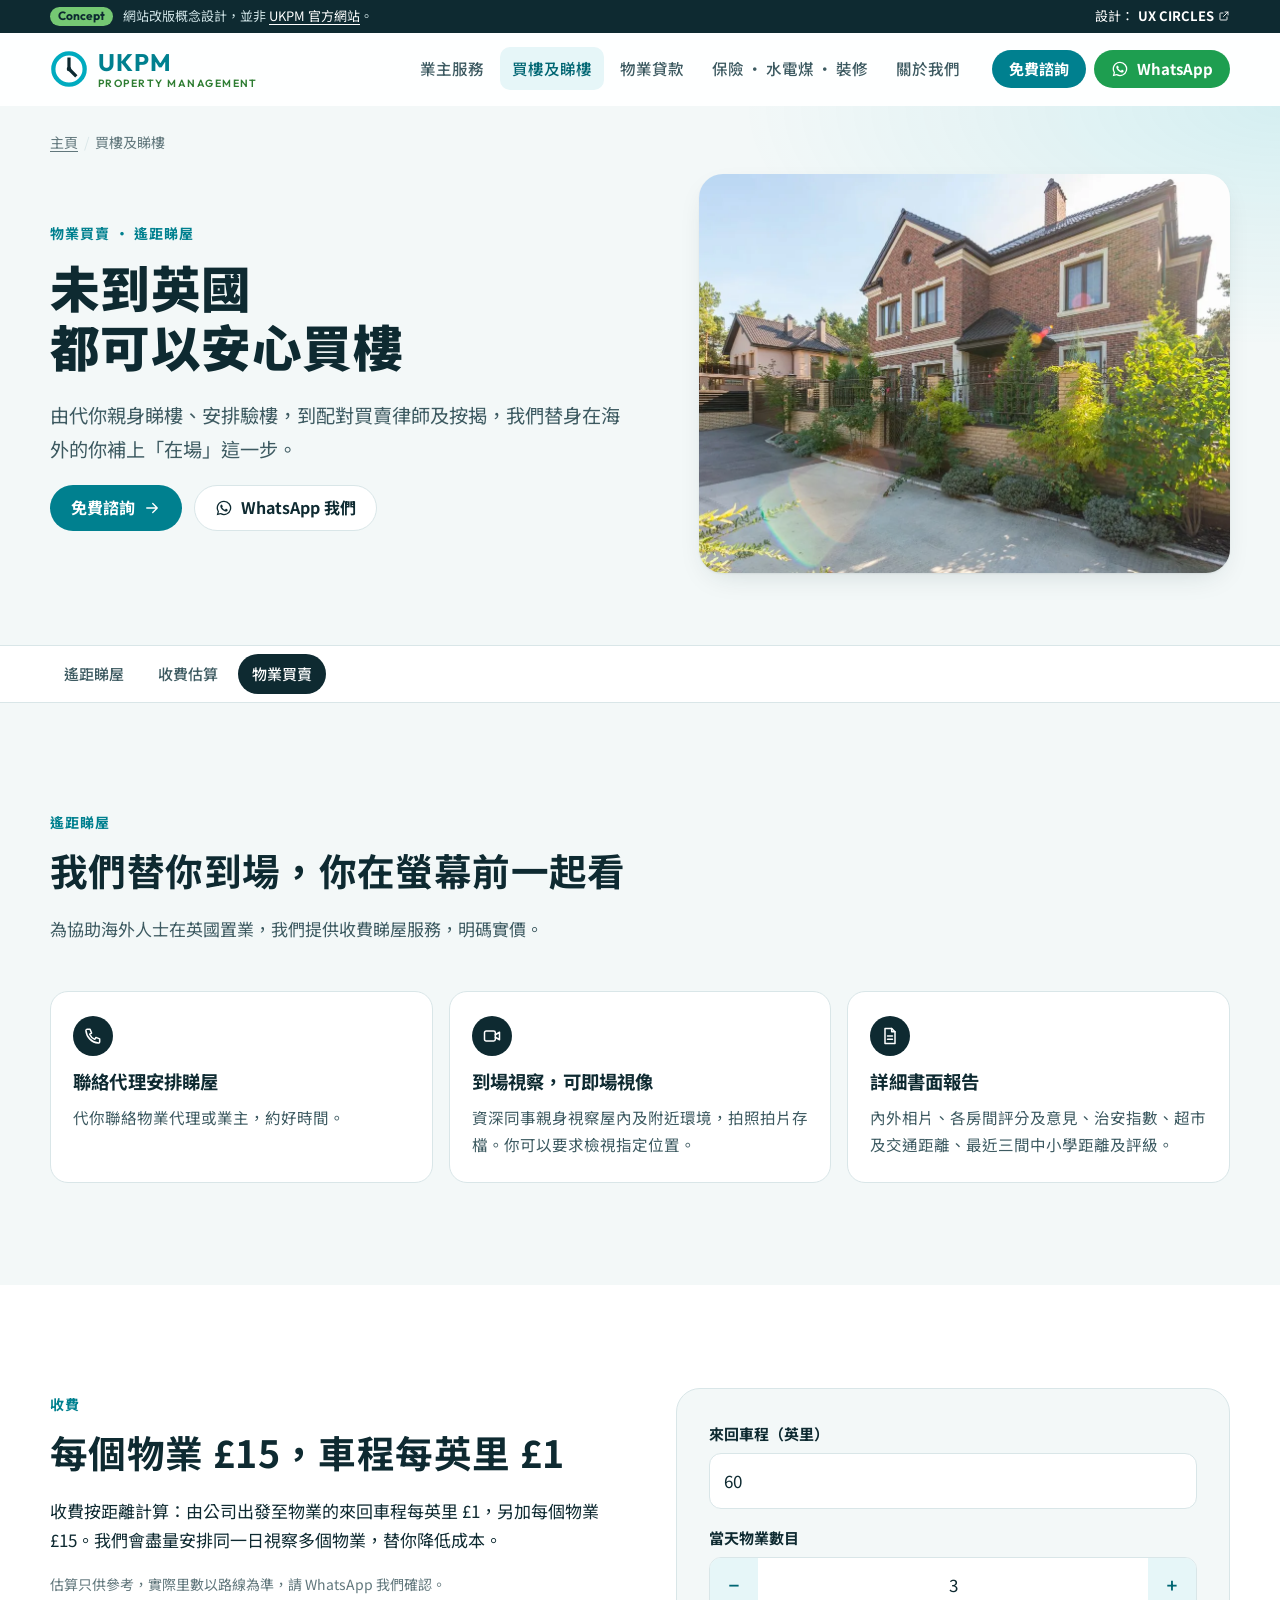
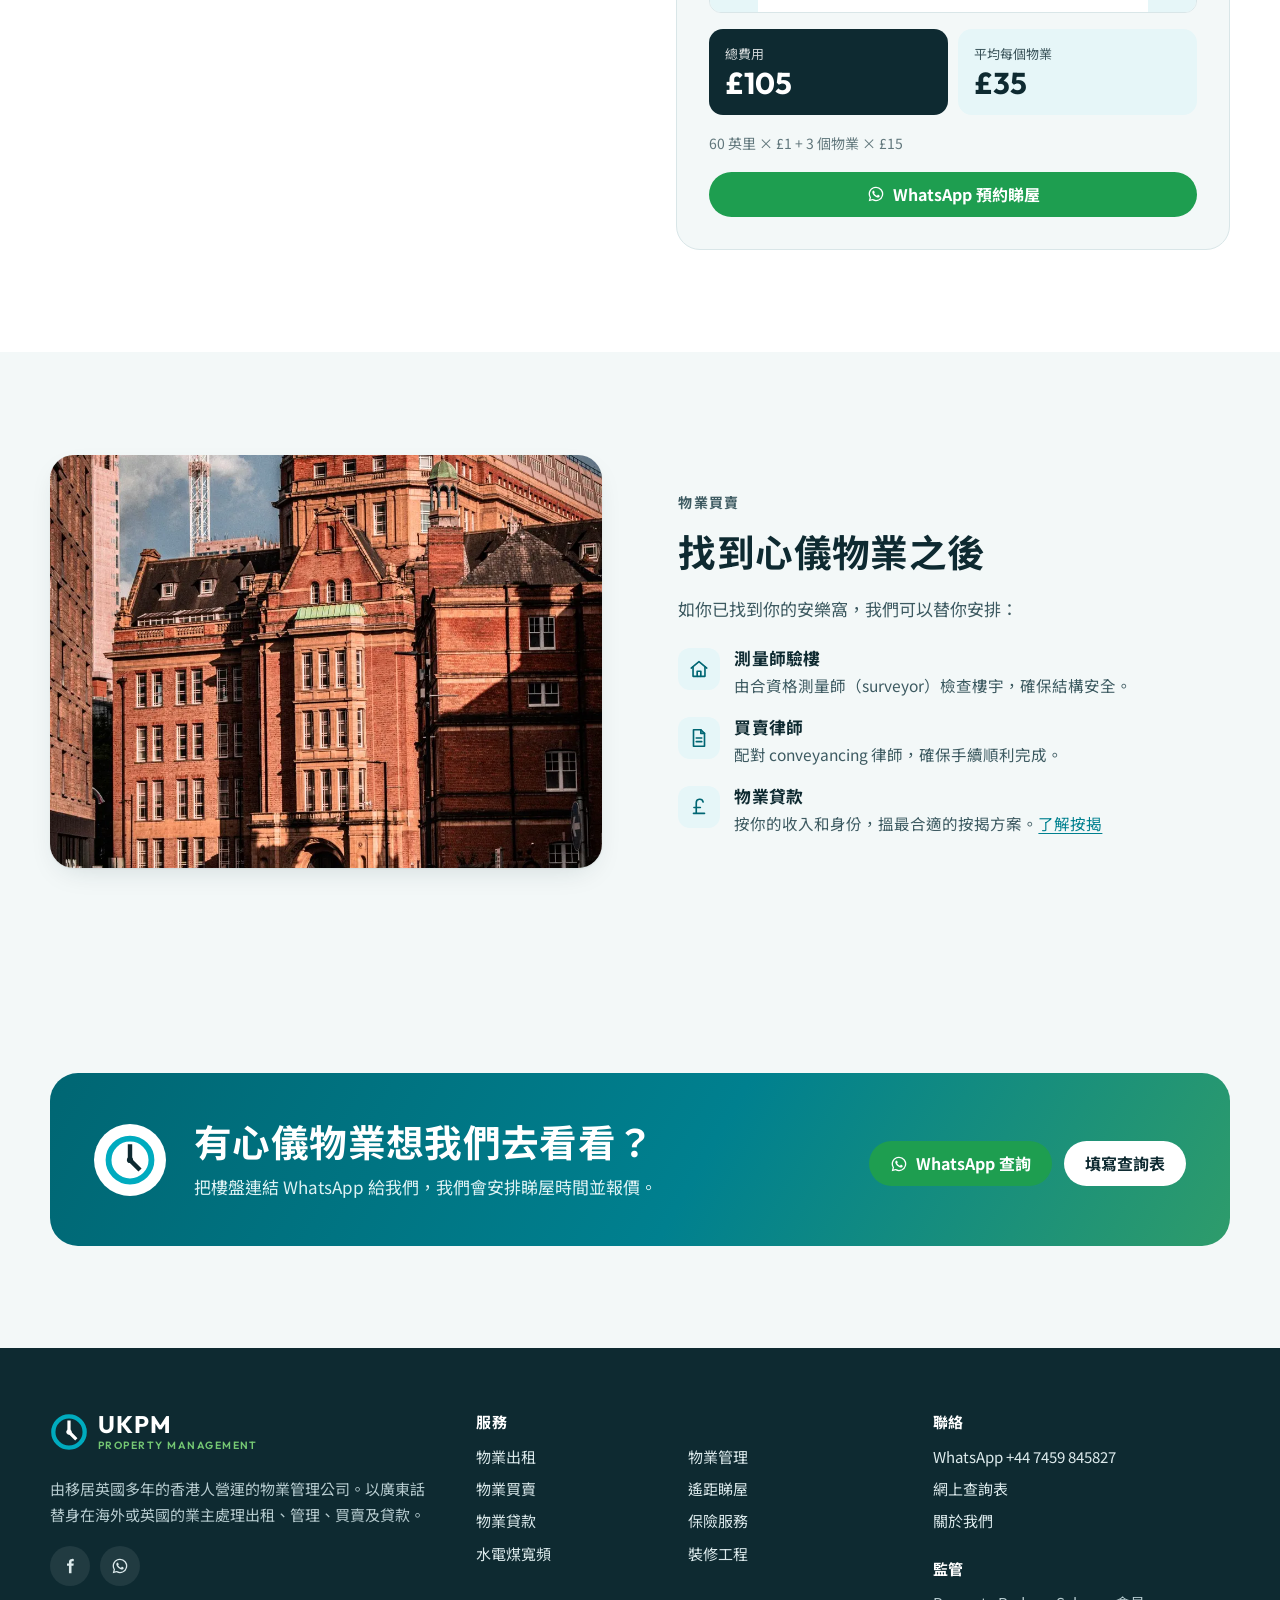
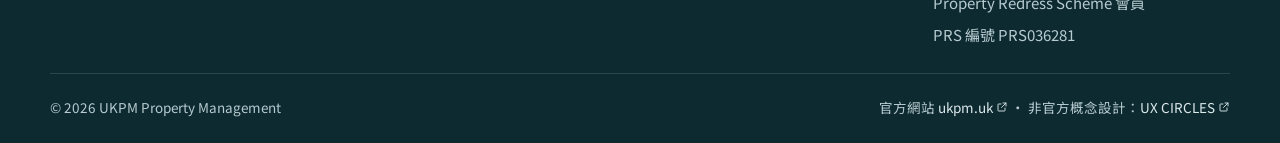
<file: buying.html>
<!doctype html>
<html lang="zh-Hant-HK" class="no-js">
<head>
  <meta charset="utf-8">
  <meta name="viewport" content="width=device-width, initial-scale=1">
  <title>買樓及遙距睇屋｜UKPM</title>
  <meta name="description" content="海外買家英國置業：遙距睇屋每個物業 £15 加每英里 £1，附詳細報告；安排測量師驗樓、買賣律師及按揭。">
  <meta name="robots" content="noindex, nofollow">
  <meta name="theme-color" content="#F3F8F8">
  <link rel="canonical" href="https://uxcircles.github.io/ukpm/buying.html">
  <link rel="icon" href="assets/img/favicon.svg" type="image/svg+xml">
  <link rel="apple-touch-icon" href="assets/img/apple-touch-icon.png">
  <meta property="og:type" content="website">
  <meta property="og:site_name" content="UKPM Property Management">
  <meta property="og:title" content="買樓及遙距睇屋｜UKPM">
  <meta property="og:description" content="海外買家英國置業：遙距睇屋每個物業 £15 加每英里 £1，附詳細報告；安排測量師驗樓、買賣律師及按揭。">
  <meta property="og:url" content="https://uxcircles.github.io/ukpm/buying.html">
  <meta property="og:image" content="https://uxcircles.github.io/ukpm/assets/img/hero.webp">
  <link rel="preconnect" href="https://fonts.googleapis.com">
  <link rel="preconnect" href="https://fonts.gstatic.com" crossorigin>
  <link href="https://fonts.googleapis.com/css2?family=Noto+Sans+TC:wght@400;500;700;900&family=Outfit:wght@500;600;700&display=swap" rel="stylesheet">
  <link rel="stylesheet" href="assets/css/style.css?v=1">
  <script>document.documentElement.classList.replace('no-js','js')</script>
</head>
<body>
  <a class="skip" href="#main">跳到主要內容</a>
  <svg width="0" height="0" style="position:absolute" aria-hidden="true">
  <symbol id="i-check" viewBox="0 0 24 24"><path d="M20 6 9 17l-5-5"/></symbol>
  <symbol id="i-arrow" viewBox="0 0 24 24"><path d="M5 12h14M13 6l6 6-6 6"/></symbol>
  <symbol id="i-phone" viewBox="0 0 24 24"><path d="M5 4h3.5l1.8 4.5-2.3 1.4a11 11 0 0 0 6.1 6.1l1.4-2.3L20 15.5V19a1.5 1.5 0 0 1-1.6 1.5A16.5 16.5 0 0 1 3.5 5.6 1.5 1.5 0 0 1 5 4Z"/></symbol>
  <symbol id="i-wa" viewBox="0 0 24 24"><path d="M12 2.2A9.7 9.7 0 0 0 3.6 16.8L2.3 21.7l5-1.3A9.7 9.7 0 1 0 12 2.2Zm0 17.7a8 8 0 0 1-4.1-1.1l-.3-.2-3 .8.8-2.9-.2-.3A8 8 0 1 1 12 19.9Zm4.4-6c-.2-.1-1.4-.7-1.7-.8-.2-.1-.4-.1-.5.1l-.8 1c-.1.2-.3.2-.5.1a6.6 6.6 0 0 1-3.3-2.9c-.2-.4.2-.4.7-1.3.1-.2 0-.3 0-.4l-.8-1.8c-.2-.5-.4-.4-.5-.4h-.5a.9.9 0 0 0-.6.3 2.7 2.7 0 0 0-.8 2c0 1.2.9 2.3 1 2.5.1.2 1.7 2.6 4.1 3.7 1.5.7 2.1.7 2.9.6.5-.1 1.4-.6 1.6-1.1.2-.6.2-1 .1-1.1l-.4-.3Z"/></symbol>
  <symbol id="i-ext" viewBox="0 0 24 24"><path d="M14 4h6v6M20 4l-9 9M18 14v5a1 1 0 0 1-1 1H5a1 1 0 0 1-1-1V7a1 1 0 0 1 1-1h5"/></symbol>
  <symbol id="i-shield" viewBox="0 0 24 24"><path d="M12 3 4.5 6v5.5c0 4.6 3.2 8.2 7.5 9.5 4.3-1.3 7.5-4.9 7.5-9.5V6L12 3Z"/><path d="m8.8 12 2.2 2.2 4.2-4.4"/></symbol>
  <symbol id="i-pin" viewBox="0 0 24 24"><path d="M12 21s-7-6.2-7-11.5a7 7 0 0 1 14 0C19 14.8 12 21 12 21Z"/><circle cx="12" cy="9.5" r="2.5"/></symbol>
  <symbol id="i-home" viewBox="0 0 24 24"><path d="M3.5 11 12 4l8.5 7"/><path d="M5.5 9.5V20h13V9.5"/><path d="M10 20v-5.5h4V20"/></symbol>
  <symbol id="i-key" viewBox="0 0 24 24"><circle cx="8" cy="15" r="4"/><path d="m10.8 12.2 8.7-8.7M16.5 6.5l2.5 2.5M14 9l2 2"/></symbol>
  <symbol id="i-clock" viewBox="0 0 24 24"><circle cx="12" cy="12" r="9"/><path d="M12 7v5l3 2"/></symbol>
  <symbol id="i-chat" viewBox="0 0 24 24"><path d="M4 5h16v11H9l-5 4V5Z"/><path d="M8 9.5h8M8 12.5h5"/></symbol>
  <symbol id="i-pound" viewBox="0 0 24 24"><path d="M16.5 6.5A3.8 3.8 0 0 0 9 7.5V19M6 19h12M6.5 12.5h7"/></symbol>
  <symbol id="i-tool" viewBox="0 0 24 24"><path d="M14.5 6.5a4 4 0 0 0 5 5L12 19a2.1 2.1 0 0 1-3-3l7.5-7.5"/><path d="M14.5 6.5 17 4l3 3-2.5 2.5"/></symbol>
  <symbol id="i-doc" viewBox="0 0 24 24"><path d="M6 3h8l4 4v14H6V3Z"/><path d="M14 3v4h4M9 12h6M9 16h6"/></symbol>
  <symbol id="i-eye" viewBox="0 0 24 24"><path d="M2.5 12S6 5.5 12 5.5 21.5 12 21.5 12 18 18.5 12 18.5 2.5 12 2.5 12Z"/><circle cx="12" cy="12" r="3"/></symbol>
  <symbol id="i-users" viewBox="0 0 24 24"><circle cx="9" cy="8" r="3.5"/><path d="M2.5 20a6.5 6.5 0 0 1 13 0"/><path d="M16 4.6a3.5 3.5 0 0 1 0 6.8M18.5 14a6.5 6.5 0 0 1 3 6"/></symbol>
  <symbol id="i-bolt" viewBox="0 0 24 24"><path d="M13 3 5 13.5h6L10 21l8-10.5h-6L13 3Z"/></symbol>
  <symbol id="i-video" viewBox="0 0 24 24"><rect x="3" y="6" width="13" height="12" rx="2"/><path d="m16 10.5 5-3v9l-5-3"/></symbol>
  <symbol id="i-bell" viewBox="0 0 24 24"><path d="M6 16V11a6 6 0 0 1 12 0v5l1.5 2h-15L6 16Z"/><path d="M10 20.5a2 2 0 0 0 4 0"/></symbol>
  <symbol id="i-download" viewBox="0 0 24 24"><path d="M12 4v11M7 10.5l5 5 5-5M5 20h14"/></symbol>
  <symbol id="i-fb" viewBox="0 0 24 24"><path d="M14 8.5V6.8c0-.8.2-1.3 1.4-1.3H17V2.6A21 21 0 0 0 14.6 2.5C12.2 2.5 10.6 4 10.6 6.6v1.9H8v3.2h2.6V21.5H14v-9.8h2.6l.4-3.2H14Z"/></symbol>
</svg>
  <div class="concept-bar" role="note">
    <div class="wrap concept-inner">
      <p><span class="concept-tag">Concept</span><span class="concept-long">網站改版概念設計，並非 <a href="https://ukpm.uk/" target="_blank" rel="noopener">UKPM 官方網站</a>。</span></p>
      <a href="https://ux-circles.com/professionals" target="_blank" rel="noopener">設計：<strong>UX CIRCLES</strong> <svg class="icon" aria-hidden="true"><use href="#i-ext"/></svg></a>
    </div>
  </div>
  <header class="site-header">
    <div class="wrap header-inner">
      <a class="brand" href="index.html" aria-label="UKPM Property Management 主頁">
        <svg class="brand-mark" viewBox="0 0 40 40" aria-hidden="true"><circle cx="20" cy="20" r="16.5" fill="none" stroke="currentColor" stroke-width="4.5"/><path d="M20 9.5V20l6.5 6.5" fill="none" stroke="var(--ink)" stroke-width="3.4" stroke-linecap="square"/><circle cx="20" cy="20" r="2.4" fill="var(--ink)"/></svg>
        <span class="brand-word"><span class="brand-name">UKPM</span><span class="brand-tag">Property Management</span></span>
      </a>
      <nav class="nav" id="site-nav" aria-label="主選單" data-nav>
        <ul class="nav-list">
          <li><a href="landlords.html">業主服務</a></li>
          <li><a href="buying.html" aria-current="page">買樓及睇樓</a></li>
          <li><a href="mortgage.html">物業貸款</a></li>
          <li><a href="home-services.html">保險 · 水電煤 · 裝修</a></li>
          <li><a href="about.html">關於我們</a></li>
        </ul>
        <div class="nav-extra">
          <a class="btn btn-wa" href="https://wa.me/447459845827" target="_blank" rel="noopener"><svg class="icon icon-fill" aria-hidden="true"><use href="#i-wa"/></svg>WhatsApp 查詢</a>
          <a class="btn btn-ghost" href="tel:+447459845827"><svg class="icon" aria-hidden="true"><use href="#i-phone"/></svg>+44 7459 845827</a>
        </div>
      </nav>
      <div class="header-cta">
        <a class="btn btn-primary btn-sm hide-sm" href="contact.html">免費諮詢</a>
        <a class="btn btn-wa btn-sm" href="https://wa.me/447459845827" target="_blank" rel="noopener"><svg class="icon icon-fill" aria-hidden="true"><use href="#i-wa"/></svg><span>WhatsApp</span></a>
        <button class="burger" type="button" aria-expanded="false" aria-controls="site-nav" aria-label="開啟選單" data-open="開啟選單" data-close="關閉選單"><span></span><span></span><span></span></button>
      </div>
    </div>
  </header>

  <main id="main">
    <section class="page-hero has-media">
      <div class="wrap">
        <nav class="crumbs" aria-label="頁面位置"><ol><li><a href="index.html">主頁</a></li><li aria-current="page">買樓及睇樓</li></ol></nav>
        <div class="page-hero-grid">
          <div>
            <p class="eyebrow">物業買賣 · 遙距睇屋</p>
            <h1>未到英國<br>都可以安心買樓</h1>
            <p class="lead">由代你親身睇樓、安排驗樓，到配對買賣律師及按揭，我們替身在海外的你補上「在場」這一步。</p>
            <div class="btn-row">
              <a class="btn btn-primary" href="contact.html">免費諮詢 <svg class="icon" aria-hidden="true"><use href="#i-arrow"/></svg></a>
              <a class="btn btn-ghost" href="https://wa.me/447459845827" target="_blank" rel="noopener"><svg class="icon icon-fill" aria-hidden="true"><use href="#i-wa"/></svg>WhatsApp 我們</a>
            </div>
          </div>
        <figure class="page-hero-media"><img src="assets/img/buy.webp" alt="英國紅磚獨立屋及前花園" width="1200" height="900" fetchpriority="high"></figure>
        </div>
      </div>
    </section>

    <nav class="subnav" aria-label="本頁內容"><div class="wrap"><a href="#viewing">遙距睇屋</a><a href="#calc">收費估算</a><a href="#buy">物業買賣</a></div></nav>

    <section class="section" id="viewing">
      <div class="wrap">
        <div class="section-head">
          <p class="eyebrow">遙距睇屋</p>
          <h2>我們替你到場，你在螢幕前一起看</h2>
          <p>為協助海外人士在英國置業，我們提供收費睇屋服務，明碼實價。</p>
        </div>
        <ol class="steps steps-3">
          <li class="reveal"><span class="step-n"><svg class="icon" aria-hidden="true"><use href="#i-phone"/></svg></span><h3>聯絡代理安排睇屋</h3><p>代你聯絡物業代理或業主，約好時間。</p></li>
          <li class="reveal"><span class="step-n"><svg class="icon" aria-hidden="true"><use href="#i-video"/></svg></span><h3>到場視察，可即場視像</h3><p>資深同事親身視察屋內及附近環境，拍照拍片存檔。你可以要求檢視指定位置。</p></li>
          <li class="reveal"><span class="step-n"><svg class="icon" aria-hidden="true"><use href="#i-doc"/></svg></span><h3>詳細書面報告</h3><p>內外相片、各房間評分及意見、治安指數、超市及交通距離、最近三間中小學距離及評級。</p></li>
        </ol>
      </div>
    </section>

    <section class="section section-tint" id="calc">
      <div class="wrap split-even">
        <div class="reveal">
          <p class="eyebrow">收費</p>
          <h2>每個物業 £15，車程每英里 £1</h2>
          <p>收費按距離計算：由公司出發至物業的來回車程每英里 £1，另加每個物業 £15。我們會盡量安排同一日視察多個物業，替你降低成本。</p>
          <p class="fine">估算只供參考，實際里數以路線為準，請 WhatsApp 我們確認。</p>
        </div>
        <form class="calc reveal" data-viewcalc aria-label="睇屋費用估算">
          <div class="field">
            <label for="vc-miles">來回車程（英里）</label>
            <input id="vc-miles" name="miles" type="number" inputmode="numeric" min="0" max="2000" step="1" value="60">
          </div>
          <div class="field">
            <label for="vc-n">當天物業數目</label>
            <div class="stepper"><button type="button" data-step="-1" aria-label="減少一個">−</button><input id="vc-n" name="n" type="number" inputmode="numeric" min="1" max="10" value="3"><button type="button" data-step="1" aria-label="增加一個">+</button></div>
          </div>
          <div class="calc-out" aria-live="polite">
            <div><small>總費用</small><strong data-total>£105</strong></div>
            <div><small>平均每個物業</small><strong data-each>£35</strong></div>
          </div>
          <p class="calc-formula" data-formula>60 英里 × £1 + 3 個物業 × £15</p>
          <a class="btn btn-wa btn-block" data-viewwa href="https://wa.me/447459845827" target="_blank" rel="noopener"><svg class="icon icon-fill" aria-hidden="true"><use href="#i-wa"/></svg>WhatsApp 預約睇屋</a>
        </form>
      </div>
    </section>

    <section class="section" id="buy">
      <div class="wrap split">
        <figure class="split-media reveal"><img src="assets/img/street.webp" alt="英國城市紅磚建築街景" width="1000" height="750" loading="lazy"></figure>
        <div class="split-copy reveal">
          <p class="eyebrow">物業買賣</p>
          <h2>找到心儀物業之後</h2>
          <p>如你已找到你的安樂窩，我們可以替你安排：</p>
          <ul class="why">
            <li><svg class="icon" aria-hidden="true"><use href="#i-home"/></svg><div><h3>測量師驗樓</h3><p>由合資格測量師（surveyor）檢查樓宇，確保結構安全。</p></div></li>
            <li><svg class="icon" aria-hidden="true"><use href="#i-doc"/></svg><div><h3>買賣律師</h3><p>配對 conveyancing 律師，確保手續順利完成。</p></div></li>
            <li><svg class="icon" aria-hidden="true"><use href="#i-pound"/></svg><div><h3>物業貸款</h3><p>按你的收入和身份，搵最合適的按揭方案。<a href="mortgage.html">了解按揭</a></p></div></li>
          </ul>
        </div>
      </div>
    </section>

    <section class="section">
      <div class="wrap">
        <div class="cta-band reveal">
          <div class="cta-clock" aria-hidden="true"><svg class="brand-mark" viewBox="0 0 40 40" aria-hidden="true"><circle cx="20" cy="20" r="16.5" fill="none" stroke="currentColor" stroke-width="4.5"/><path d="M20 9.5V20l6.5 6.5" fill="none" stroke="var(--ink)" stroke-width="3.4" stroke-linecap="square"/><circle cx="20" cy="20" r="2.4" fill="var(--ink)"/></svg></div>
          <div>
            <h2>有心儀物業想我們去看看？</h2>
            <p>把樓盤連結 WhatsApp 給我們，我們會安排睇屋時間並報價。</p>
          </div>
          <div class="btn-row">
            <a class="btn btn-wa" href="https://wa.me/447459845827" target="_blank" rel="noopener"><svg class="icon icon-fill" aria-hidden="true"><use href="#i-wa"/></svg>WhatsApp 查詢</a>
            <a class="btn btn-light" href="contact.html">填寫查詢表</a>
          </div>
        </div>
      </div>
    </section>
  </main>

  <footer class="site-footer">
    <div class="wrap">
      <div class="footer-grid">
        <div class="footer-about">
          <a class="brand" href="index.html" aria-label="UKPM Property Management 主頁">
        <svg class="brand-mark" viewBox="0 0 40 40" aria-hidden="true"><circle cx="20" cy="20" r="16.5" fill="none" stroke="currentColor" stroke-width="4.5"/><path d="M20 9.5V20l6.5 6.5" fill="none" stroke="var(--ink)" stroke-width="3.4" stroke-linecap="square"/><circle cx="20" cy="20" r="2.4" fill="var(--ink)"/></svg>
        <span class="brand-word"><span class="brand-name">UKPM</span><span class="brand-tag">Property Management</span></span>
      </a>
          <p>由移居英國多年的香港人營運的物業管理公司。以廣東話替身在海外或英國的業主處理出租、管理、買賣及貸款。</p>
          <div class="social"><a href="https://www.facebook.com/Online-Property-Management-105652351804203" target="_blank" rel="noopener" aria-label="UKPM Facebook"><svg class="icon icon-fill" aria-hidden="true"><use href="#i-fb"/></svg></a><a href="https://wa.me/447459845827" target="_blank" rel="noopener" aria-label="WhatsApp"><svg class="icon icon-fill" aria-hidden="true"><use href="#i-wa"/></svg></a></div>
        </div>
        <div>
          <h4>服務</h4>
          <ul class="footer-cols">
            <li><a href="landlords.html#rental">物業出租</a></li>
            <li><a href="landlords.html#management">物業管理</a></li>
            <li><a href="buying.html#buy">物業買賣</a></li>
            <li><a href="buying.html#viewing">遙距睇屋</a></li>
            <li><a href="mortgage.html">物業貸款</a></li>
            <li><a href="home-services.html#insurance">保險服務</a></li>
            <li><a href="home-services.html#utilities">水電煤寬頻</a></li>
            <li><a href="home-services.html#renovation">裝修工程</a></li>
          </ul>
        </div>
        <div>
          <h4>聯絡</h4>
          <ul>
            <li><a href="https://wa.me/447459845827" target="_blank" rel="noopener">WhatsApp +44 7459 845827</a></li>
            <li><a href="contact.html">網上查詢表</a></li>
            <li><a href="about.html">關於我們</a></li>
          </ul>
          <h4>監管</h4>
          <ul>
            <li>Property Redress Scheme 會員</li>
            <li>PRS 編號 PRS036281</li>
          </ul>
        </div>
      </div>
      <div class="footer-bottom">
        <p>© <span data-year>2026</span> UKPM Property Management</p>
        <p>官方網站 <a href="https://ukpm.uk/" target="_blank" rel="noopener">ukpm.uk <svg class="icon" aria-hidden="true"><use href="#i-ext"/></svg></a> · 非官方概念設計：<a href="https://ux-circles.com/professionals" target="_blank" rel="noopener">UX CIRCLES <svg class="icon" aria-hidden="true"><use href="#i-ext"/></svg></a></p>
      </div>
    </div>
  </footer>

  <nav class="action-bar" aria-label="快速聯絡">
    <a class="is-wa" href="https://wa.me/447459845827" target="_blank" rel="noopener"><svg class="icon icon-fill" aria-hidden="true"><use href="#i-wa"/></svg>WhatsApp</a>
    <a href="tel:+447459845827"><svg class="icon" aria-hidden="true"><use href="#i-phone"/></svg>致電</a>
    <a href="contact.html"><svg class="icon" aria-hidden="true"><use href="#i-chat"/></svg>查詢表</a>
  </nav>
  <script src="assets/js/main.js?v=1" defer></script>
</body>
</html>
</file>
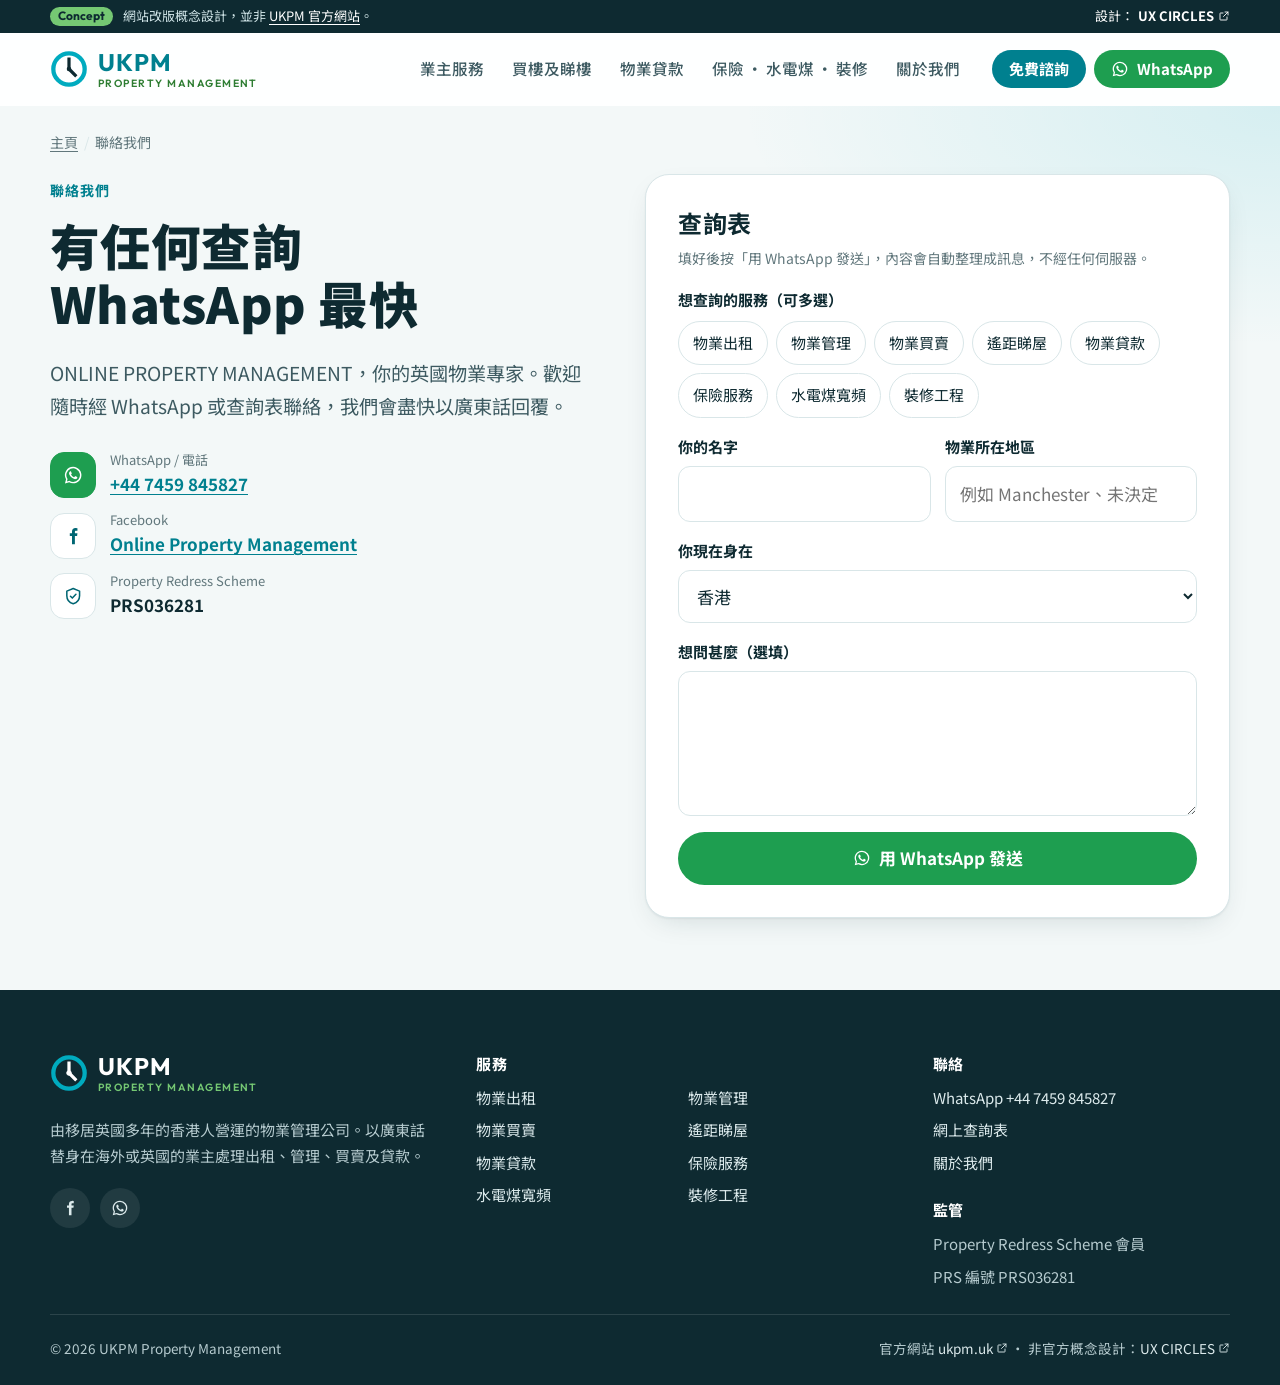
<file: contact.html>
<!doctype html>
<html lang="zh-Hant-HK" class="no-js">
<head>
  <meta charset="utf-8">
  <meta name="viewport" content="width=device-width, initial-scale=1">
  <title>聯絡我們｜UKPM Property Management</title>
  <meta name="description" content="經 WhatsApp +44 7459 845827 或網上查詢表聯絡 UKPM，以廣東話回覆英國物業查詢。">
  <meta name="robots" content="noindex, nofollow">
  <meta name="theme-color" content="#F3F8F8">
  <link rel="canonical" href="https://uxcircles.github.io/ukpm/contact.html">
  <link rel="icon" href="assets/img/favicon.svg" type="image/svg+xml">
  <link rel="apple-touch-icon" href="assets/img/apple-touch-icon.png">
  <meta property="og:type" content="website">
  <meta property="og:site_name" content="UKPM Property Management">
  <meta property="og:title" content="聯絡我們｜UKPM Property Management">
  <meta property="og:description" content="經 WhatsApp +44 7459 845827 或網上查詢表聯絡 UKPM，以廣東話回覆英國物業查詢。">
  <meta property="og:url" content="https://uxcircles.github.io/ukpm/contact.html">
  <meta property="og:image" content="https://uxcircles.github.io/ukpm/assets/img/hero.webp">
  <link rel="preconnect" href="https://fonts.googleapis.com">
  <link rel="preconnect" href="https://fonts.gstatic.com" crossorigin>
  <link href="https://fonts.googleapis.com/css2?family=Noto+Sans+TC:wght@400;500;700;900&family=Outfit:wght@500;600;700&display=swap" rel="stylesheet">
  <link rel="stylesheet" href="assets/css/style.css?v=1">
  <script>document.documentElement.classList.replace('no-js','js')</script>
</head>
<body>
  <a class="skip" href="#main">跳到主要內容</a>
  <svg width="0" height="0" style="position:absolute" aria-hidden="true">
  <symbol id="i-check" viewBox="0 0 24 24"><path d="M20 6 9 17l-5-5"/></symbol>
  <symbol id="i-arrow" viewBox="0 0 24 24"><path d="M5 12h14M13 6l6 6-6 6"/></symbol>
  <symbol id="i-phone" viewBox="0 0 24 24"><path d="M5 4h3.5l1.8 4.5-2.3 1.4a11 11 0 0 0 6.1 6.1l1.4-2.3L20 15.5V19a1.5 1.5 0 0 1-1.6 1.5A16.5 16.5 0 0 1 3.5 5.6 1.5 1.5 0 0 1 5 4Z"/></symbol>
  <symbol id="i-wa" viewBox="0 0 24 24"><path d="M12 2.2A9.7 9.7 0 0 0 3.6 16.8L2.3 21.7l5-1.3A9.7 9.7 0 1 0 12 2.2Zm0 17.7a8 8 0 0 1-4.1-1.1l-.3-.2-3 .8.8-2.9-.2-.3A8 8 0 1 1 12 19.9Zm4.4-6c-.2-.1-1.4-.7-1.7-.8-.2-.1-.4-.1-.5.1l-.8 1c-.1.2-.3.2-.5.1a6.6 6.6 0 0 1-3.3-2.9c-.2-.4.2-.4.7-1.3.1-.2 0-.3 0-.4l-.8-1.8c-.2-.5-.4-.4-.5-.4h-.5a.9.9 0 0 0-.6.3 2.7 2.7 0 0 0-.8 2c0 1.2.9 2.3 1 2.5.1.2 1.7 2.6 4.1 3.7 1.5.7 2.1.7 2.9.6.5-.1 1.4-.6 1.6-1.1.2-.6.2-1 .1-1.1l-.4-.3Z"/></symbol>
  <symbol id="i-ext" viewBox="0 0 24 24"><path d="M14 4h6v6M20 4l-9 9M18 14v5a1 1 0 0 1-1 1H5a1 1 0 0 1-1-1V7a1 1 0 0 1 1-1h5"/></symbol>
  <symbol id="i-shield" viewBox="0 0 24 24"><path d="M12 3 4.5 6v5.5c0 4.6 3.2 8.2 7.5 9.5 4.3-1.3 7.5-4.9 7.5-9.5V6L12 3Z"/><path d="m8.8 12 2.2 2.2 4.2-4.4"/></symbol>
  <symbol id="i-pin" viewBox="0 0 24 24"><path d="M12 21s-7-6.2-7-11.5a7 7 0 0 1 14 0C19 14.8 12 21 12 21Z"/><circle cx="12" cy="9.5" r="2.5"/></symbol>
  <symbol id="i-home" viewBox="0 0 24 24"><path d="M3.5 11 12 4l8.5 7"/><path d="M5.5 9.5V20h13V9.5"/><path d="M10 20v-5.5h4V20"/></symbol>
  <symbol id="i-key" viewBox="0 0 24 24"><circle cx="8" cy="15" r="4"/><path d="m10.8 12.2 8.7-8.7M16.5 6.5l2.5 2.5M14 9l2 2"/></symbol>
  <symbol id="i-clock" viewBox="0 0 24 24"><circle cx="12" cy="12" r="9"/><path d="M12 7v5l3 2"/></symbol>
  <symbol id="i-chat" viewBox="0 0 24 24"><path d="M4 5h16v11H9l-5 4V5Z"/><path d="M8 9.5h8M8 12.5h5"/></symbol>
  <symbol id="i-pound" viewBox="0 0 24 24"><path d="M16.5 6.5A3.8 3.8 0 0 0 9 7.5V19M6 19h12M6.5 12.5h7"/></symbol>
  <symbol id="i-tool" viewBox="0 0 24 24"><path d="M14.5 6.5a4 4 0 0 0 5 5L12 19a2.1 2.1 0 0 1-3-3l7.5-7.5"/><path d="M14.5 6.5 17 4l3 3-2.5 2.5"/></symbol>
  <symbol id="i-doc" viewBox="0 0 24 24"><path d="M6 3h8l4 4v14H6V3Z"/><path d="M14 3v4h4M9 12h6M9 16h6"/></symbol>
  <symbol id="i-eye" viewBox="0 0 24 24"><path d="M2.5 12S6 5.5 12 5.5 21.5 12 21.5 12 18 18.5 12 18.5 2.5 12 2.5 12Z"/><circle cx="12" cy="12" r="3"/></symbol>
  <symbol id="i-users" viewBox="0 0 24 24"><circle cx="9" cy="8" r="3.5"/><path d="M2.5 20a6.5 6.5 0 0 1 13 0"/><path d="M16 4.6a3.5 3.5 0 0 1 0 6.8M18.5 14a6.5 6.5 0 0 1 3 6"/></symbol>
  <symbol id="i-bolt" viewBox="0 0 24 24"><path d="M13 3 5 13.5h6L10 21l8-10.5h-6L13 3Z"/></symbol>
  <symbol id="i-video" viewBox="0 0 24 24"><rect x="3" y="6" width="13" height="12" rx="2"/><path d="m16 10.5 5-3v9l-5-3"/></symbol>
  <symbol id="i-bell" viewBox="0 0 24 24"><path d="M6 16V11a6 6 0 0 1 12 0v5l1.5 2h-15L6 16Z"/><path d="M10 20.5a2 2 0 0 0 4 0"/></symbol>
  <symbol id="i-download" viewBox="0 0 24 24"><path d="M12 4v11M7 10.5l5 5 5-5M5 20h14"/></symbol>
  <symbol id="i-fb" viewBox="0 0 24 24"><path d="M14 8.5V6.8c0-.8.2-1.3 1.4-1.3H17V2.6A21 21 0 0 0 14.6 2.5C12.2 2.5 10.6 4 10.6 6.6v1.9H8v3.2h2.6V21.5H14v-9.8h2.6l.4-3.2H14Z"/></symbol>
</svg>
  <div class="concept-bar" role="note">
    <div class="wrap concept-inner">
      <p><span class="concept-tag">Concept</span><span class="concept-long">網站改版概念設計，並非 <a href="https://ukpm.uk/" target="_blank" rel="noopener">UKPM 官方網站</a>。</span></p>
      <a href="https://ux-circles.com/professionals" target="_blank" rel="noopener">設計：<strong>UX CIRCLES</strong> <svg class="icon" aria-hidden="true"><use href="#i-ext"/></svg></a>
    </div>
  </div>
  <header class="site-header">
    <div class="wrap header-inner">
      <a class="brand" href="index.html" aria-label="UKPM Property Management 主頁">
        <svg class="brand-mark" viewBox="0 0 40 40" aria-hidden="true"><circle cx="20" cy="20" r="16.5" fill="none" stroke="currentColor" stroke-width="4.5"/><path d="M20 9.5V20l6.5 6.5" fill="none" stroke="var(--ink)" stroke-width="3.4" stroke-linecap="square"/><circle cx="20" cy="20" r="2.4" fill="var(--ink)"/></svg>
        <span class="brand-word"><span class="brand-name">UKPM</span><span class="brand-tag">Property Management</span></span>
      </a>
      <nav class="nav" id="site-nav" aria-label="主選單" data-nav>
        <ul class="nav-list">
          <li><a href="landlords.html">業主服務</a></li>
          <li><a href="buying.html">買樓及睇樓</a></li>
          <li><a href="mortgage.html">物業貸款</a></li>
          <li><a href="home-services.html">保險 · 水電煤 · 裝修</a></li>
          <li><a href="about.html">關於我們</a></li>
        </ul>
        <div class="nav-extra">
          <a class="btn btn-wa" href="https://wa.me/447459845827" target="_blank" rel="noopener"><svg class="icon icon-fill" aria-hidden="true"><use href="#i-wa"/></svg>WhatsApp 查詢</a>
          <a class="btn btn-ghost" href="tel:+447459845827"><svg class="icon" aria-hidden="true"><use href="#i-phone"/></svg>+44 7459 845827</a>
        </div>
      </nav>
      <div class="header-cta">
        <a class="btn btn-primary btn-sm hide-sm" href="contact.html" aria-current="page">免費諮詢</a>
        <a class="btn btn-wa btn-sm" href="https://wa.me/447459845827" target="_blank" rel="noopener"><svg class="icon icon-fill" aria-hidden="true"><use href="#i-wa"/></svg><span>WhatsApp</span></a>
        <button class="burger" type="button" aria-expanded="false" aria-controls="site-nav" aria-label="開啟選單" data-open="開啟選單" data-close="關閉選單"><span></span><span></span><span></span></button>
      </div>
    </div>
  </header>

  <main id="main">
    <section class="page-hero">
      <div class="wrap">
        <nav class="crumbs" aria-label="頁面位置"><ol><li><a href="index.html">主頁</a></li><li aria-current="page">聯絡我們</li></ol></nav>
        <div class="contact-grid">
          <div>
            <p class="eyebrow">聯絡我們</p>
            <h1>有任何查詢<br>WhatsApp 最快</h1>
            <p class="lead">ONLINE PROPERTY MANAGEMENT，你的英國物業專家。歡迎隨時經 WhatsApp 或查詢表聯絡，我們會盡快以廣東話回覆。</p>
            <ul class="contact-list">
              <li><span class="ci ci-wa"><svg class="icon icon-fill" aria-hidden="true"><use href="#i-wa"/></svg></span><div><small>WhatsApp / 電話</small><a href="https://wa.me/447459845827" target="_blank" rel="noopener">+44 7459 845827</a></div></li>
              <li><span class="ci"><svg class="icon icon-fill" aria-hidden="true"><use href="#i-fb"/></svg></span><div><small>Facebook</small><a href="https://www.facebook.com/Online-Property-Management-105652351804203" target="_blank" rel="noopener">Online Property Management</a></div></li>
              <li><span class="ci"><svg class="icon" aria-hidden="true"><use href="#i-shield"/></svg></span><div><small>Property Redress Scheme</small><span>PRS036281</span></div></li>
            </ul>
          </div>
          <form class="enquiry" data-enquiry data-wa="447459845827">
            <h2>查詢表</h2>
            <p class="form-note">填好後按「用 WhatsApp 發送」，內容會自動整理成訊息，不經任何伺服器。</p>
            <fieldset>
              <legend>想查詢的服務（可多選）</legend>
              <div class="chip-group">
              <label class="chip-check"><input type="checkbox" name="service" value="物業出租"><span>物業出租</span></label>
              <label class="chip-check"><input type="checkbox" name="service" value="物業管理"><span>物業管理</span></label>
              <label class="chip-check"><input type="checkbox" name="service" value="物業買賣"><span>物業買賣</span></label>
              <label class="chip-check"><input type="checkbox" name="service" value="遙距睇屋"><span>遙距睇屋</span></label>
              <label class="chip-check"><input type="checkbox" name="service" value="物業貸款"><span>物業貸款</span></label>
              <label class="chip-check"><input type="checkbox" name="service" value="保險服務"><span>保險服務</span></label>
              <label class="chip-check"><input type="checkbox" name="service" value="水電煤寬頻"><span>水電煤寬頻</span></label>
              <label class="chip-check"><input type="checkbox" name="service" value="裝修工程"><span>裝修工程</span></label>
              </div>
            </fieldset>
            <div class="field-row">
              <div class="field"><label for="f-name">你的名字</label><input id="f-name" name="name" autocomplete="name" required></div>
              <div class="field"><label for="f-area">物業所在地區</label><input id="f-area" name="area" placeholder="例如 Manchester、未決定"></div>
            </div>
            <div class="field"><label for="f-where">你現在身在</label>
              <select id="f-where" name="where"><option>香港</option><option>英國</option><option>其他地方</option></select>
            </div>
            <div class="field"><label for="f-msg">想問甚麼（選填）</label><textarea id="f-msg" name="message" rows="4"></textarea></div>
            <button class="btn btn-wa btn-block btn-lg" type="submit"><svg class="icon icon-fill" aria-hidden="true"><use href="#i-wa"/></svg>用 WhatsApp 發送</button>
          </form>
        </div>
      </div>
    </section>
  </main>

  <footer class="site-footer">
    <div class="wrap">
      <div class="footer-grid">
        <div class="footer-about">
          <a class="brand" href="index.html" aria-label="UKPM Property Management 主頁">
        <svg class="brand-mark" viewBox="0 0 40 40" aria-hidden="true"><circle cx="20" cy="20" r="16.5" fill="none" stroke="currentColor" stroke-width="4.5"/><path d="M20 9.5V20l6.5 6.5" fill="none" stroke="var(--ink)" stroke-width="3.4" stroke-linecap="square"/><circle cx="20" cy="20" r="2.4" fill="var(--ink)"/></svg>
        <span class="brand-word"><span class="brand-name">UKPM</span><span class="brand-tag">Property Management</span></span>
      </a>
          <p>由移居英國多年的香港人營運的物業管理公司。以廣東話替身在海外或英國的業主處理出租、管理、買賣及貸款。</p>
          <div class="social"><a href="https://www.facebook.com/Online-Property-Management-105652351804203" target="_blank" rel="noopener" aria-label="UKPM Facebook"><svg class="icon icon-fill" aria-hidden="true"><use href="#i-fb"/></svg></a><a href="https://wa.me/447459845827" target="_blank" rel="noopener" aria-label="WhatsApp"><svg class="icon icon-fill" aria-hidden="true"><use href="#i-wa"/></svg></a></div>
        </div>
        <div>
          <h4>服務</h4>
          <ul class="footer-cols">
            <li><a href="landlords.html#rental">物業出租</a></li>
            <li><a href="landlords.html#management">物業管理</a></li>
            <li><a href="buying.html#buy">物業買賣</a></li>
            <li><a href="buying.html#viewing">遙距睇屋</a></li>
            <li><a href="mortgage.html">物業貸款</a></li>
            <li><a href="home-services.html#insurance">保險服務</a></li>
            <li><a href="home-services.html#utilities">水電煤寬頻</a></li>
            <li><a href="home-services.html#renovation">裝修工程</a></li>
          </ul>
        </div>
        <div>
          <h4>聯絡</h4>
          <ul>
            <li><a href="https://wa.me/447459845827" target="_blank" rel="noopener">WhatsApp +44 7459 845827</a></li>
            <li><a href="contact.html">網上查詢表</a></li>
            <li><a href="about.html">關於我們</a></li>
          </ul>
          <h4>監管</h4>
          <ul>
            <li>Property Redress Scheme 會員</li>
            <li>PRS 編號 PRS036281</li>
          </ul>
        </div>
      </div>
      <div class="footer-bottom">
        <p>© <span data-year>2026</span> UKPM Property Management</p>
        <p>官方網站 <a href="https://ukpm.uk/" target="_blank" rel="noopener">ukpm.uk <svg class="icon" aria-hidden="true"><use href="#i-ext"/></svg></a> · 非官方概念設計：<a href="https://ux-circles.com/professionals" target="_blank" rel="noopener">UX CIRCLES <svg class="icon" aria-hidden="true"><use href="#i-ext"/></svg></a></p>
      </div>
    </div>
  </footer>

  <nav class="action-bar" aria-label="快速聯絡">
    <a class="is-wa" href="https://wa.me/447459845827" target="_blank" rel="noopener"><svg class="icon icon-fill" aria-hidden="true"><use href="#i-wa"/></svg>WhatsApp</a>
    <a href="tel:+447459845827"><svg class="icon" aria-hidden="true"><use href="#i-phone"/></svg>致電</a>
    <a href="contact.html"><svg class="icon" aria-hidden="true"><use href="#i-chat"/></svg>查詢表</a>
  </nav>
  <script src="assets/js/main.js?v=1" defer></script>
</body>
</html>
</file>
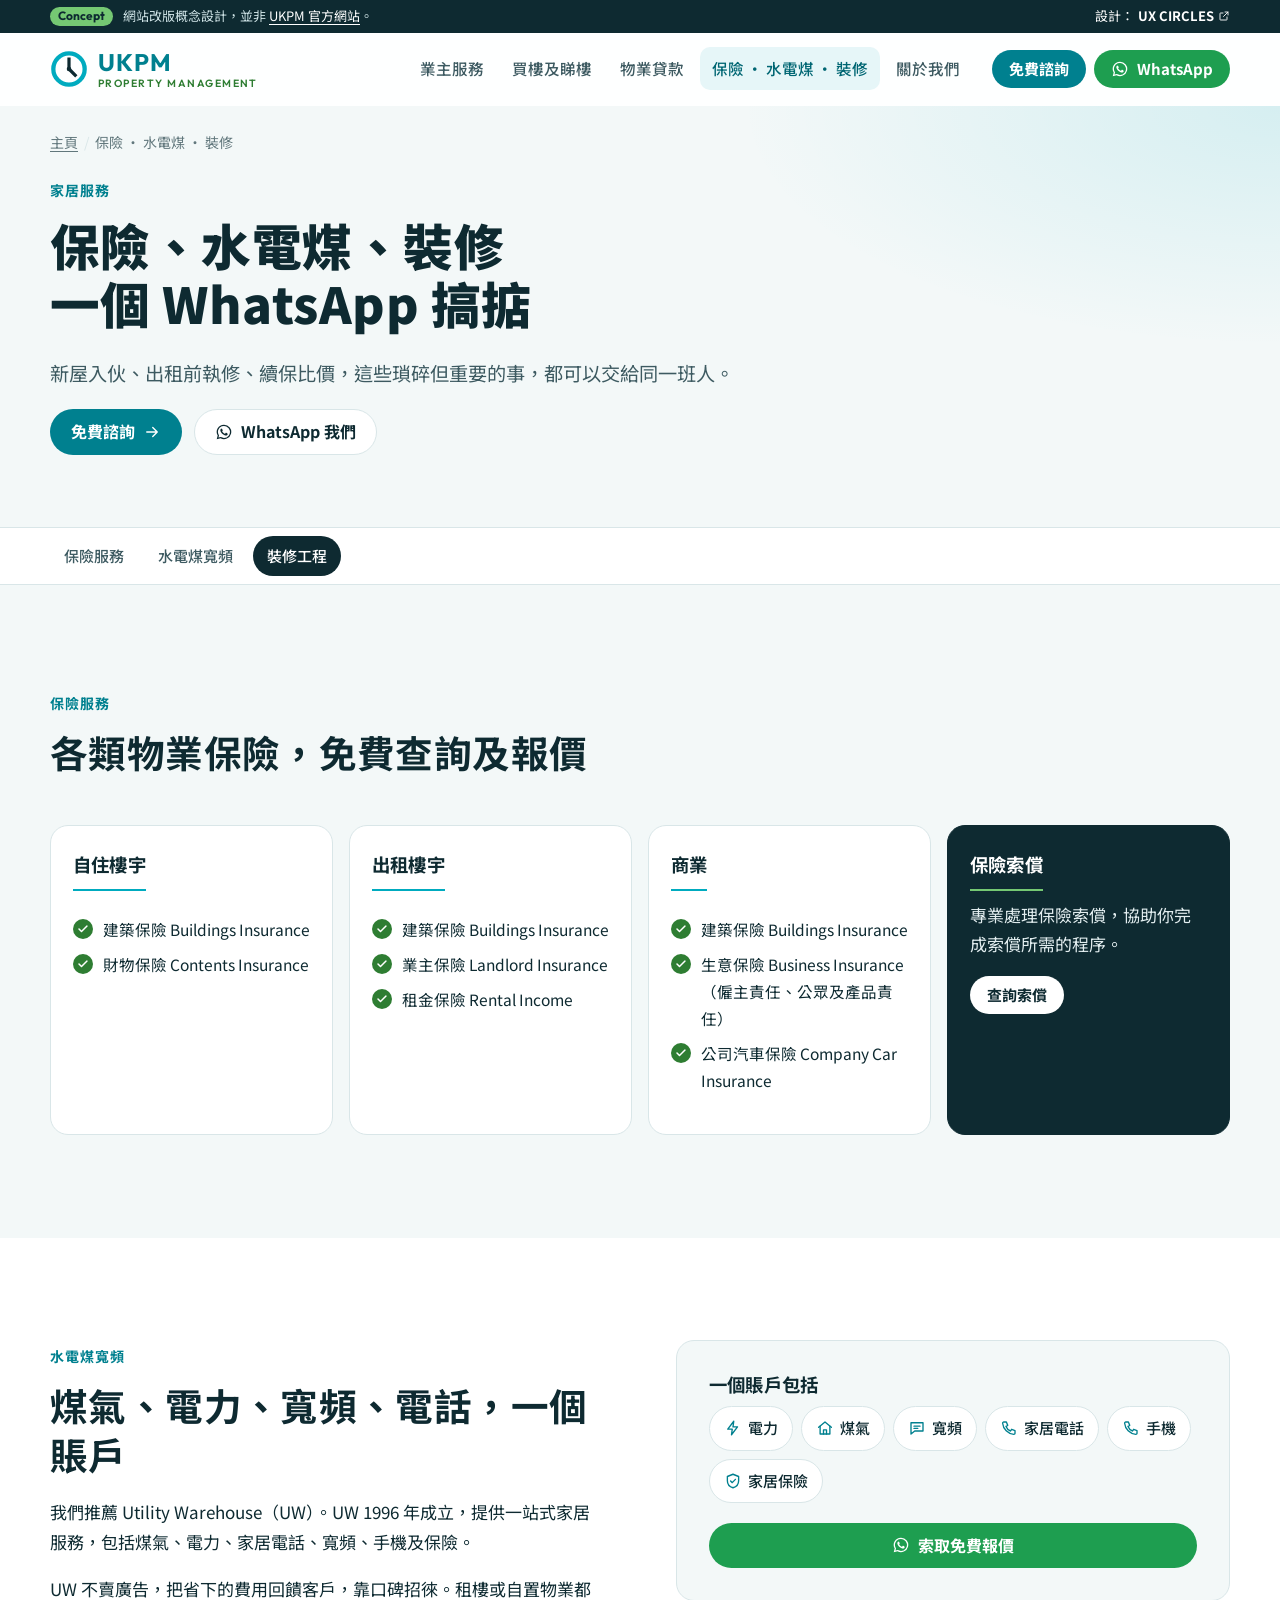
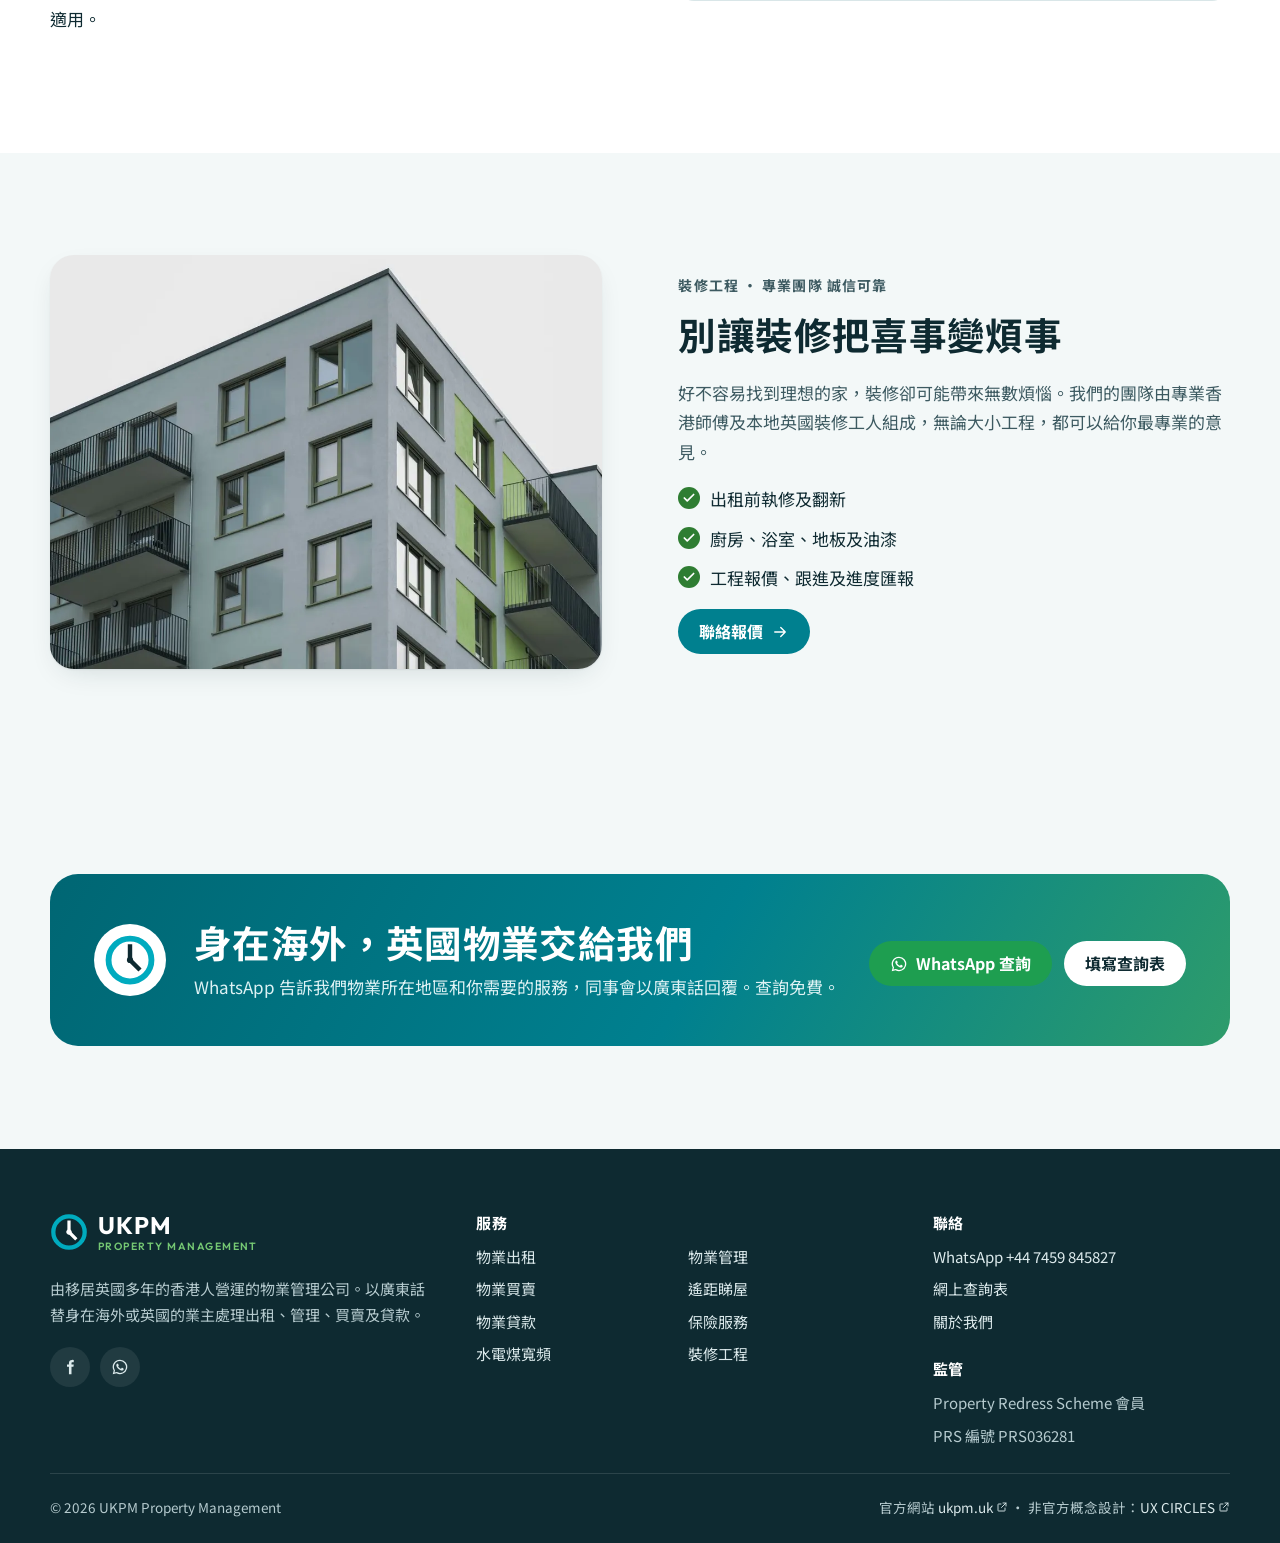
<file: home-services.html>
<!doctype html>
<html lang="zh-Hant-HK" class="no-js">
<head>
  <meta charset="utf-8">
  <meta name="viewport" content="width=device-width, initial-scale=1">
  <title>保險、水電煤及裝修｜UKPM</title>
  <meta name="description" content="英國自住、出租及商業物業保險，Utility Warehouse 水電煤寬頻一個賬戶，香港師傅加本地團隊裝修工程。">
  <meta name="robots" content="noindex, nofollow">
  <meta name="theme-color" content="#F3F8F8">
  <link rel="canonical" href="https://uxcircles.github.io/ukpm/home-services.html">
  <link rel="icon" href="assets/img/favicon.svg" type="image/svg+xml">
  <link rel="apple-touch-icon" href="assets/img/apple-touch-icon.png">
  <meta property="og:type" content="website">
  <meta property="og:site_name" content="UKPM Property Management">
  <meta property="og:title" content="保險、水電煤及裝修｜UKPM">
  <meta property="og:description" content="英國自住、出租及商業物業保險，Utility Warehouse 水電煤寬頻一個賬戶，香港師傅加本地團隊裝修工程。">
  <meta property="og:url" content="https://uxcircles.github.io/ukpm/home-services.html">
  <meta property="og:image" content="https://uxcircles.github.io/ukpm/assets/img/hero.webp">
  <link rel="preconnect" href="https://fonts.googleapis.com">
  <link rel="preconnect" href="https://fonts.gstatic.com" crossorigin>
  <link href="https://fonts.googleapis.com/css2?family=Noto+Sans+TC:wght@400;500;700;900&family=Outfit:wght@500;600;700&display=swap" rel="stylesheet">
  <link rel="stylesheet" href="assets/css/style.css?v=1">
  <script>document.documentElement.classList.replace('no-js','js')</script>
</head>
<body>
  <a class="skip" href="#main">跳到主要內容</a>
  <svg width="0" height="0" style="position:absolute" aria-hidden="true">
  <symbol id="i-check" viewBox="0 0 24 24"><path d="M20 6 9 17l-5-5"/></symbol>
  <symbol id="i-arrow" viewBox="0 0 24 24"><path d="M5 12h14M13 6l6 6-6 6"/></symbol>
  <symbol id="i-phone" viewBox="0 0 24 24"><path d="M5 4h3.5l1.8 4.5-2.3 1.4a11 11 0 0 0 6.1 6.1l1.4-2.3L20 15.5V19a1.5 1.5 0 0 1-1.6 1.5A16.5 16.5 0 0 1 3.5 5.6 1.5 1.5 0 0 1 5 4Z"/></symbol>
  <symbol id="i-wa" viewBox="0 0 24 24"><path d="M12 2.2A9.7 9.7 0 0 0 3.6 16.8L2.3 21.7l5-1.3A9.7 9.7 0 1 0 12 2.2Zm0 17.7a8 8 0 0 1-4.1-1.1l-.3-.2-3 .8.8-2.9-.2-.3A8 8 0 1 1 12 19.9Zm4.4-6c-.2-.1-1.4-.7-1.7-.8-.2-.1-.4-.1-.5.1l-.8 1c-.1.2-.3.2-.5.1a6.6 6.6 0 0 1-3.3-2.9c-.2-.4.2-.4.7-1.3.1-.2 0-.3 0-.4l-.8-1.8c-.2-.5-.4-.4-.5-.4h-.5a.9.9 0 0 0-.6.3 2.7 2.7 0 0 0-.8 2c0 1.2.9 2.3 1 2.5.1.2 1.7 2.6 4.1 3.7 1.5.7 2.1.7 2.9.6.5-.1 1.4-.6 1.6-1.1.2-.6.2-1 .1-1.1l-.4-.3Z"/></symbol>
  <symbol id="i-ext" viewBox="0 0 24 24"><path d="M14 4h6v6M20 4l-9 9M18 14v5a1 1 0 0 1-1 1H5a1 1 0 0 1-1-1V7a1 1 0 0 1 1-1h5"/></symbol>
  <symbol id="i-shield" viewBox="0 0 24 24"><path d="M12 3 4.5 6v5.5c0 4.6 3.2 8.2 7.5 9.5 4.3-1.3 7.5-4.9 7.5-9.5V6L12 3Z"/><path d="m8.8 12 2.2 2.2 4.2-4.4"/></symbol>
  <symbol id="i-pin" viewBox="0 0 24 24"><path d="M12 21s-7-6.2-7-11.5a7 7 0 0 1 14 0C19 14.8 12 21 12 21Z"/><circle cx="12" cy="9.5" r="2.5"/></symbol>
  <symbol id="i-home" viewBox="0 0 24 24"><path d="M3.5 11 12 4l8.5 7"/><path d="M5.5 9.5V20h13V9.5"/><path d="M10 20v-5.5h4V20"/></symbol>
  <symbol id="i-key" viewBox="0 0 24 24"><circle cx="8" cy="15" r="4"/><path d="m10.8 12.2 8.7-8.7M16.5 6.5l2.5 2.5M14 9l2 2"/></symbol>
  <symbol id="i-clock" viewBox="0 0 24 24"><circle cx="12" cy="12" r="9"/><path d="M12 7v5l3 2"/></symbol>
  <symbol id="i-chat" viewBox="0 0 24 24"><path d="M4 5h16v11H9l-5 4V5Z"/><path d="M8 9.5h8M8 12.5h5"/></symbol>
  <symbol id="i-pound" viewBox="0 0 24 24"><path d="M16.5 6.5A3.8 3.8 0 0 0 9 7.5V19M6 19h12M6.5 12.5h7"/></symbol>
  <symbol id="i-tool" viewBox="0 0 24 24"><path d="M14.5 6.5a4 4 0 0 0 5 5L12 19a2.1 2.1 0 0 1-3-3l7.5-7.5"/><path d="M14.5 6.5 17 4l3 3-2.5 2.5"/></symbol>
  <symbol id="i-doc" viewBox="0 0 24 24"><path d="M6 3h8l4 4v14H6V3Z"/><path d="M14 3v4h4M9 12h6M9 16h6"/></symbol>
  <symbol id="i-eye" viewBox="0 0 24 24"><path d="M2.5 12S6 5.5 12 5.5 21.5 12 21.5 12 18 18.5 12 18.5 2.5 12 2.5 12Z"/><circle cx="12" cy="12" r="3"/></symbol>
  <symbol id="i-users" viewBox="0 0 24 24"><circle cx="9" cy="8" r="3.5"/><path d="M2.5 20a6.5 6.5 0 0 1 13 0"/><path d="M16 4.6a3.5 3.5 0 0 1 0 6.8M18.5 14a6.5 6.5 0 0 1 3 6"/></symbol>
  <symbol id="i-bolt" viewBox="0 0 24 24"><path d="M13 3 5 13.5h6L10 21l8-10.5h-6L13 3Z"/></symbol>
  <symbol id="i-video" viewBox="0 0 24 24"><rect x="3" y="6" width="13" height="12" rx="2"/><path d="m16 10.5 5-3v9l-5-3"/></symbol>
  <symbol id="i-bell" viewBox="0 0 24 24"><path d="M6 16V11a6 6 0 0 1 12 0v5l1.5 2h-15L6 16Z"/><path d="M10 20.5a2 2 0 0 0 4 0"/></symbol>
  <symbol id="i-download" viewBox="0 0 24 24"><path d="M12 4v11M7 10.5l5 5 5-5M5 20h14"/></symbol>
  <symbol id="i-fb" viewBox="0 0 24 24"><path d="M14 8.5V6.8c0-.8.2-1.3 1.4-1.3H17V2.6A21 21 0 0 0 14.6 2.5C12.2 2.5 10.6 4 10.6 6.6v1.9H8v3.2h2.6V21.5H14v-9.8h2.6l.4-3.2H14Z"/></symbol>
</svg>
  <div class="concept-bar" role="note">
    <div class="wrap concept-inner">
      <p><span class="concept-tag">Concept</span><span class="concept-long">網站改版概念設計，並非 <a href="https://ukpm.uk/" target="_blank" rel="noopener">UKPM 官方網站</a>。</span></p>
      <a href="https://ux-circles.com/professionals" target="_blank" rel="noopener">設計：<strong>UX CIRCLES</strong> <svg class="icon" aria-hidden="true"><use href="#i-ext"/></svg></a>
    </div>
  </div>
  <header class="site-header">
    <div class="wrap header-inner">
      <a class="brand" href="index.html" aria-label="UKPM Property Management 主頁">
        <svg class="brand-mark" viewBox="0 0 40 40" aria-hidden="true"><circle cx="20" cy="20" r="16.5" fill="none" stroke="currentColor" stroke-width="4.5"/><path d="M20 9.5V20l6.5 6.5" fill="none" stroke="var(--ink)" stroke-width="3.4" stroke-linecap="square"/><circle cx="20" cy="20" r="2.4" fill="var(--ink)"/></svg>
        <span class="brand-word"><span class="brand-name">UKPM</span><span class="brand-tag">Property Management</span></span>
      </a>
      <nav class="nav" id="site-nav" aria-label="主選單" data-nav>
        <ul class="nav-list">
          <li><a href="landlords.html">業主服務</a></li>
          <li><a href="buying.html">買樓及睇樓</a></li>
          <li><a href="mortgage.html">物業貸款</a></li>
          <li><a href="home-services.html" aria-current="page">保險 · 水電煤 · 裝修</a></li>
          <li><a href="about.html">關於我們</a></li>
        </ul>
        <div class="nav-extra">
          <a class="btn btn-wa" href="https://wa.me/447459845827" target="_blank" rel="noopener"><svg class="icon icon-fill" aria-hidden="true"><use href="#i-wa"/></svg>WhatsApp 查詢</a>
          <a class="btn btn-ghost" href="tel:+447459845827"><svg class="icon" aria-hidden="true"><use href="#i-phone"/></svg>+44 7459 845827</a>
        </div>
      </nav>
      <div class="header-cta">
        <a class="btn btn-primary btn-sm hide-sm" href="contact.html">免費諮詢</a>
        <a class="btn btn-wa btn-sm" href="https://wa.me/447459845827" target="_blank" rel="noopener"><svg class="icon icon-fill" aria-hidden="true"><use href="#i-wa"/></svg><span>WhatsApp</span></a>
        <button class="burger" type="button" aria-expanded="false" aria-controls="site-nav" aria-label="開啟選單" data-open="開啟選單" data-close="關閉選單"><span></span><span></span><span></span></button>
      </div>
    </div>
  </header>

  <main id="main">
    <section class="page-hero">
      <div class="wrap">
        <nav class="crumbs" aria-label="頁面位置"><ol><li><a href="index.html">主頁</a></li><li aria-current="page">保險 · 水電煤 · 裝修</li></ol></nav>
        <div class="page-hero-grid">
          <div>
            <p class="eyebrow">家居服務</p>
            <h1>保險、水電煤、裝修<br>一個 WhatsApp 搞掂</h1>
            <p class="lead">新屋入伙、出租前執修、續保比價，這些瑣碎但重要的事，都可以交給同一班人。</p>
            <div class="btn-row">
              <a class="btn btn-primary" href="contact.html">免費諮詢 <svg class="icon" aria-hidden="true"><use href="#i-arrow"/></svg></a>
              <a class="btn btn-ghost" href="https://wa.me/447459845827" target="_blank" rel="noopener"><svg class="icon icon-fill" aria-hidden="true"><use href="#i-wa"/></svg>WhatsApp 我們</a>
            </div>
          </div>
        </div>
      </div>
    </section>

    <nav class="subnav" aria-label="本頁內容"><div class="wrap"><a href="#insurance">保險服務</a><a href="#utilities">水電煤寬頻</a><a href="#renovation">裝修工程</a></div></nav>

    <section class="section" id="insurance">
      <div class="wrap">
        <div class="section-head">
          <p class="eyebrow">保險服務</p>
          <h2>各類物業保險，免費查詢及報價</h2>
        </div>
        <div class="ins-grid">
          <article class="ins reveal"><h3>自住樓宇</h3><ul class="checks checks-sm"><li><svg class="icon" aria-hidden="true"><use href="#i-check"/></svg><span>建築保險 Buildings Insurance</span></li><li><svg class="icon" aria-hidden="true"><use href="#i-check"/></svg><span>財物保險 Contents Insurance</span></li></ul></article>
          <article class="ins reveal"><h3>出租樓宇</h3><ul class="checks checks-sm"><li><svg class="icon" aria-hidden="true"><use href="#i-check"/></svg><span>建築保險 Buildings Insurance</span></li><li><svg class="icon" aria-hidden="true"><use href="#i-check"/></svg><span>業主保險 Landlord Insurance</span></li><li><svg class="icon" aria-hidden="true"><use href="#i-check"/></svg><span>租金保險 Rental Income</span></li></ul></article>
          <article class="ins reveal"><h3>商業</h3><ul class="checks checks-sm"><li><svg class="icon" aria-hidden="true"><use href="#i-check"/></svg><span>建築保險 Buildings Insurance</span></li><li><svg class="icon" aria-hidden="true"><use href="#i-check"/></svg><span>生意保險 Business Insurance（僱主責任、公眾及產品責任）</span></li><li><svg class="icon" aria-hidden="true"><use href="#i-check"/></svg><span>公司汽車保險 Company Car Insurance</span></li></ul></article>
          <article class="ins ins-accent reveal"><h3>保險索償</h3><p>專業處理保險索償，協助你完成索償所需的程序。</p><a class="btn btn-light btn-sm" href="contact.html">查詢索償</a></article>
        </div>
      </div>
    </section>

    <section class="section section-tint" id="utilities">
      <div class="wrap split-even">
        <div class="reveal">
          <p class="eyebrow">水電煤寬頻</p>
          <h2>煤氣、電力、寬頻、電話，一個賬戶</h2>
          <p>我們推薦 Utility Warehouse（UW）。UW 1996 年成立，提供一站式家居服務，包括煤氣、電力、家居電話、寬頻、手機及保險。</p>
          <p>UW 不賣廣告，把省下的費用回饋客戶，靠口碑招徠。租樓或自置物業都適用。</p>
        </div>
        <div class="panel reveal">
          <h3>一個賬戶包括</h3>
          <ul class="chips"><li><svg class="icon" aria-hidden="true"><use href="#i-bolt"/></svg>電力</li><li><svg class="icon" aria-hidden="true"><use href="#i-home"/></svg>煤氣</li><li><svg class="icon" aria-hidden="true"><use href="#i-chat"/></svg>寬頻</li><li><svg class="icon" aria-hidden="true"><use href="#i-phone"/></svg>家居電話</li><li><svg class="icon" aria-hidden="true"><use href="#i-phone"/></svg>手機</li><li><svg class="icon" aria-hidden="true"><use href="#i-shield"/></svg>家居保險</li></ul>
          <a class="btn btn-wa btn-block" href="https://wa.me/447459845827" target="_blank" rel="noopener"><svg class="icon icon-fill" aria-hidden="true"><use href="#i-wa"/></svg>索取免費報價</a>
        </div>
      </div>
    </section>

    <section class="section" id="renovation">
      <div class="wrap split">
        <figure class="split-media reveal"><img src="assets/img/flat.webp" alt="英國現代住宅大廈外觀" width="1000" height="750" loading="lazy"></figure>
        <div class="split-copy reveal">
          <p class="eyebrow">裝修工程 · 專業團隊 誠信可靠</p>
          <h2>別讓裝修把喜事變煩事</h2>
          <p>好不容易找到理想的家，裝修卻可能帶來無數煩惱。我們的團隊由專業香港師傅及本地英國裝修工人組成，無論大小工程，都可以給你最專業的意見。</p>
          <ul class="checks"><li><svg class="icon" aria-hidden="true"><use href="#i-check"/></svg><span>出租前執修及翻新</span></li><li><svg class="icon" aria-hidden="true"><use href="#i-check"/></svg><span>廚房、浴室、地板及油漆</span></li><li><svg class="icon" aria-hidden="true"><use href="#i-check"/></svg><span>工程報價、跟進及進度匯報</span></li></ul>
          <div class="btn-row"><a class="btn btn-primary" href="contact.html">聯絡報價 <svg class="icon" aria-hidden="true"><use href="#i-arrow"/></svg></a></div>
        </div>
      </div>
    </section>

    <section class="section">
      <div class="wrap">
        <div class="cta-band reveal">
          <div class="cta-clock" aria-hidden="true"><svg class="brand-mark" viewBox="0 0 40 40" aria-hidden="true"><circle cx="20" cy="20" r="16.5" fill="none" stroke="currentColor" stroke-width="4.5"/><path d="M20 9.5V20l6.5 6.5" fill="none" stroke="var(--ink)" stroke-width="3.4" stroke-linecap="square"/><circle cx="20" cy="20" r="2.4" fill="var(--ink)"/></svg></div>
          <div>
            <h2>身在海外，英國物業交給我們</h2>
            <p>WhatsApp 告訴我們物業所在地區和你需要的服務，同事會以廣東話回覆。查詢免費。</p>
          </div>
          <div class="btn-row">
            <a class="btn btn-wa" href="https://wa.me/447459845827" target="_blank" rel="noopener"><svg class="icon icon-fill" aria-hidden="true"><use href="#i-wa"/></svg>WhatsApp 查詢</a>
            <a class="btn btn-light" href="contact.html">填寫查詢表</a>
          </div>
        </div>
      </div>
    </section>
  </main>

  <footer class="site-footer">
    <div class="wrap">
      <div class="footer-grid">
        <div class="footer-about">
          <a class="brand" href="index.html" aria-label="UKPM Property Management 主頁">
        <svg class="brand-mark" viewBox="0 0 40 40" aria-hidden="true"><circle cx="20" cy="20" r="16.5" fill="none" stroke="currentColor" stroke-width="4.5"/><path d="M20 9.5V20l6.5 6.5" fill="none" stroke="var(--ink)" stroke-width="3.4" stroke-linecap="square"/><circle cx="20" cy="20" r="2.4" fill="var(--ink)"/></svg>
        <span class="brand-word"><span class="brand-name">UKPM</span><span class="brand-tag">Property Management</span></span>
      </a>
          <p>由移居英國多年的香港人營運的物業管理公司。以廣東話替身在海外或英國的業主處理出租、管理、買賣及貸款。</p>
          <div class="social"><a href="https://www.facebook.com/Online-Property-Management-105652351804203" target="_blank" rel="noopener" aria-label="UKPM Facebook"><svg class="icon icon-fill" aria-hidden="true"><use href="#i-fb"/></svg></a><a href="https://wa.me/447459845827" target="_blank" rel="noopener" aria-label="WhatsApp"><svg class="icon icon-fill" aria-hidden="true"><use href="#i-wa"/></svg></a></div>
        </div>
        <div>
          <h4>服務</h4>
          <ul class="footer-cols">
            <li><a href="landlords.html#rental">物業出租</a></li>
            <li><a href="landlords.html#management">物業管理</a></li>
            <li><a href="buying.html#buy">物業買賣</a></li>
            <li><a href="buying.html#viewing">遙距睇屋</a></li>
            <li><a href="mortgage.html">物業貸款</a></li>
            <li><a href="home-services.html#insurance">保險服務</a></li>
            <li><a href="home-services.html#utilities">水電煤寬頻</a></li>
            <li><a href="home-services.html#renovation">裝修工程</a></li>
          </ul>
        </div>
        <div>
          <h4>聯絡</h4>
          <ul>
            <li><a href="https://wa.me/447459845827" target="_blank" rel="noopener">WhatsApp +44 7459 845827</a></li>
            <li><a href="contact.html">網上查詢表</a></li>
            <li><a href="about.html">關於我們</a></li>
          </ul>
          <h4>監管</h4>
          <ul>
            <li>Property Redress Scheme 會員</li>
            <li>PRS 編號 PRS036281</li>
          </ul>
        </div>
      </div>
      <div class="footer-bottom">
        <p>© <span data-year>2026</span> UKPM Property Management</p>
        <p>官方網站 <a href="https://ukpm.uk/" target="_blank" rel="noopener">ukpm.uk <svg class="icon" aria-hidden="true"><use href="#i-ext"/></svg></a> · 非官方概念設計：<a href="https://ux-circles.com/professionals" target="_blank" rel="noopener">UX CIRCLES <svg class="icon" aria-hidden="true"><use href="#i-ext"/></svg></a></p>
      </div>
    </div>
  </footer>

  <nav class="action-bar" aria-label="快速聯絡">
    <a class="is-wa" href="https://wa.me/447459845827" target="_blank" rel="noopener"><svg class="icon icon-fill" aria-hidden="true"><use href="#i-wa"/></svg>WhatsApp</a>
    <a href="tel:+447459845827"><svg class="icon" aria-hidden="true"><use href="#i-phone"/></svg>致電</a>
    <a href="contact.html"><svg class="icon" aria-hidden="true"><use href="#i-chat"/></svg>查詢表</a>
  </nav>
  <script src="assets/js/main.js?v=1" defer></script>
</body>
</html>
</file>
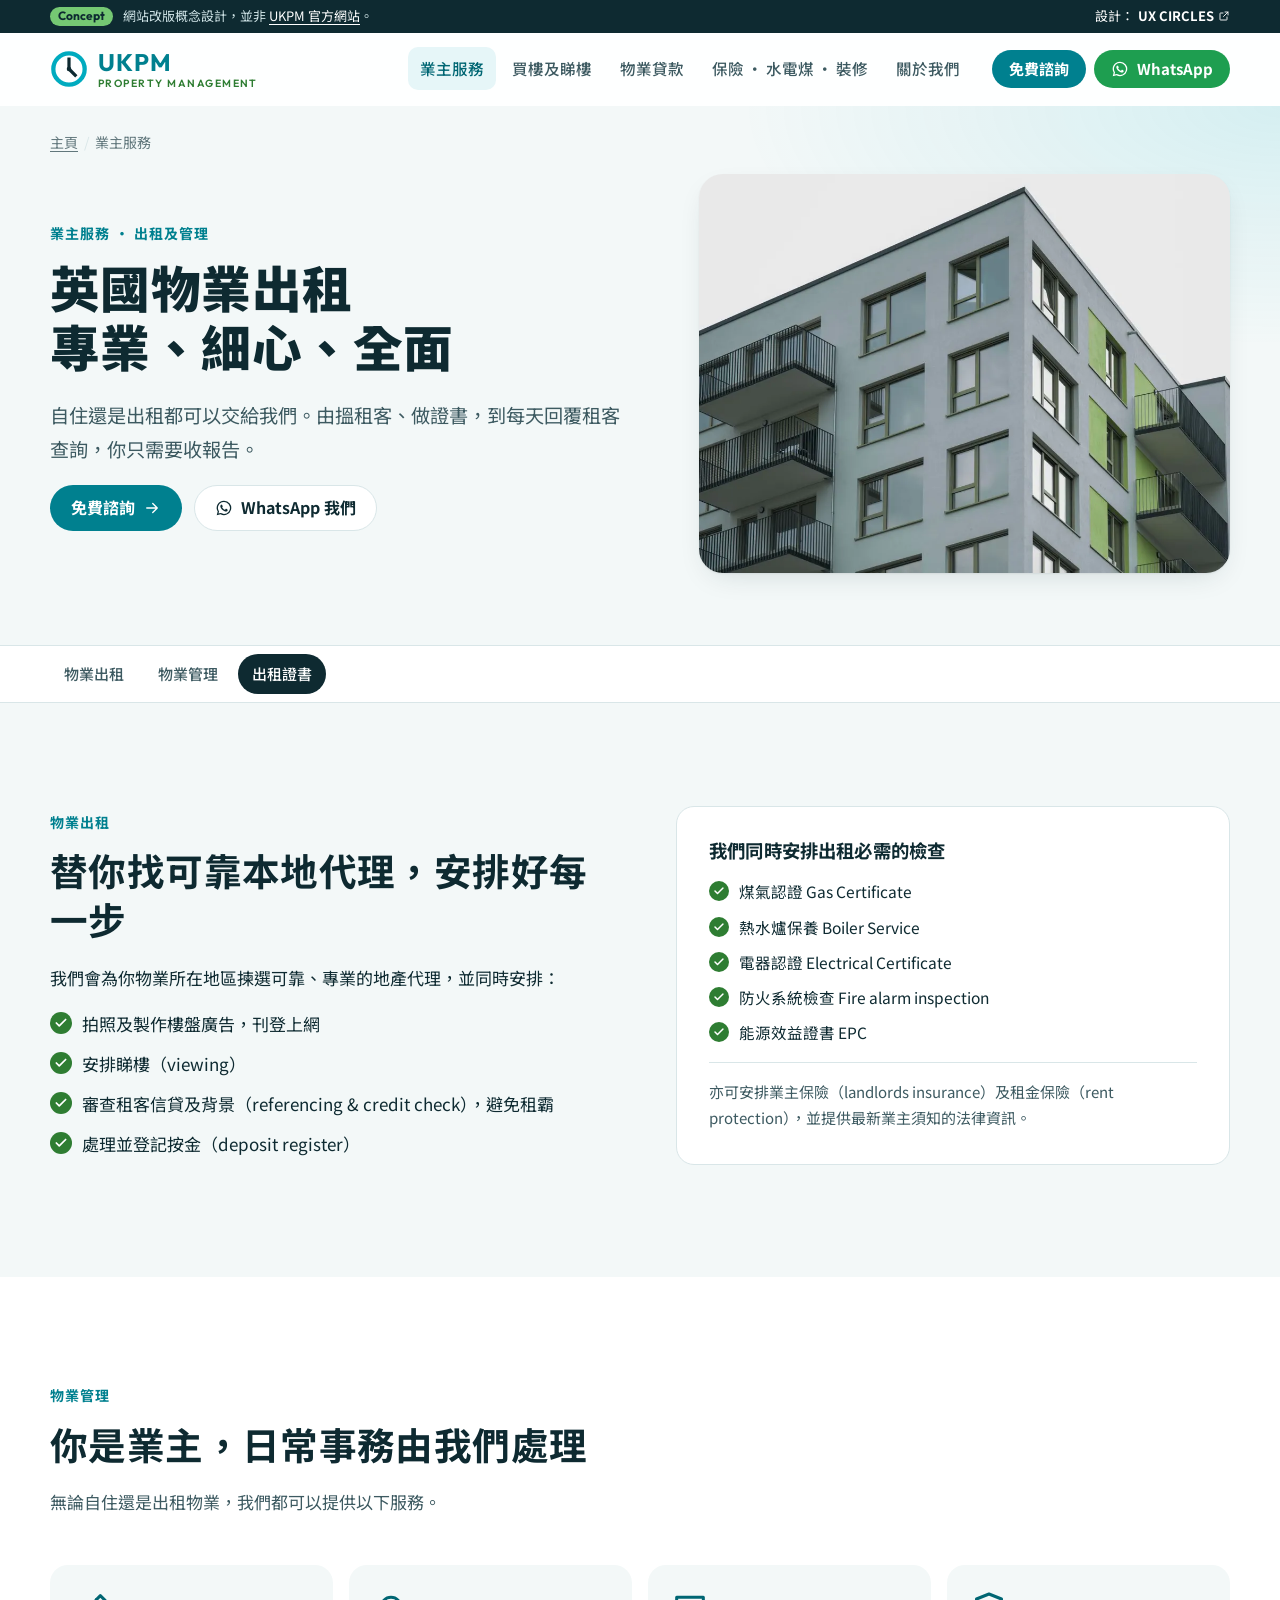
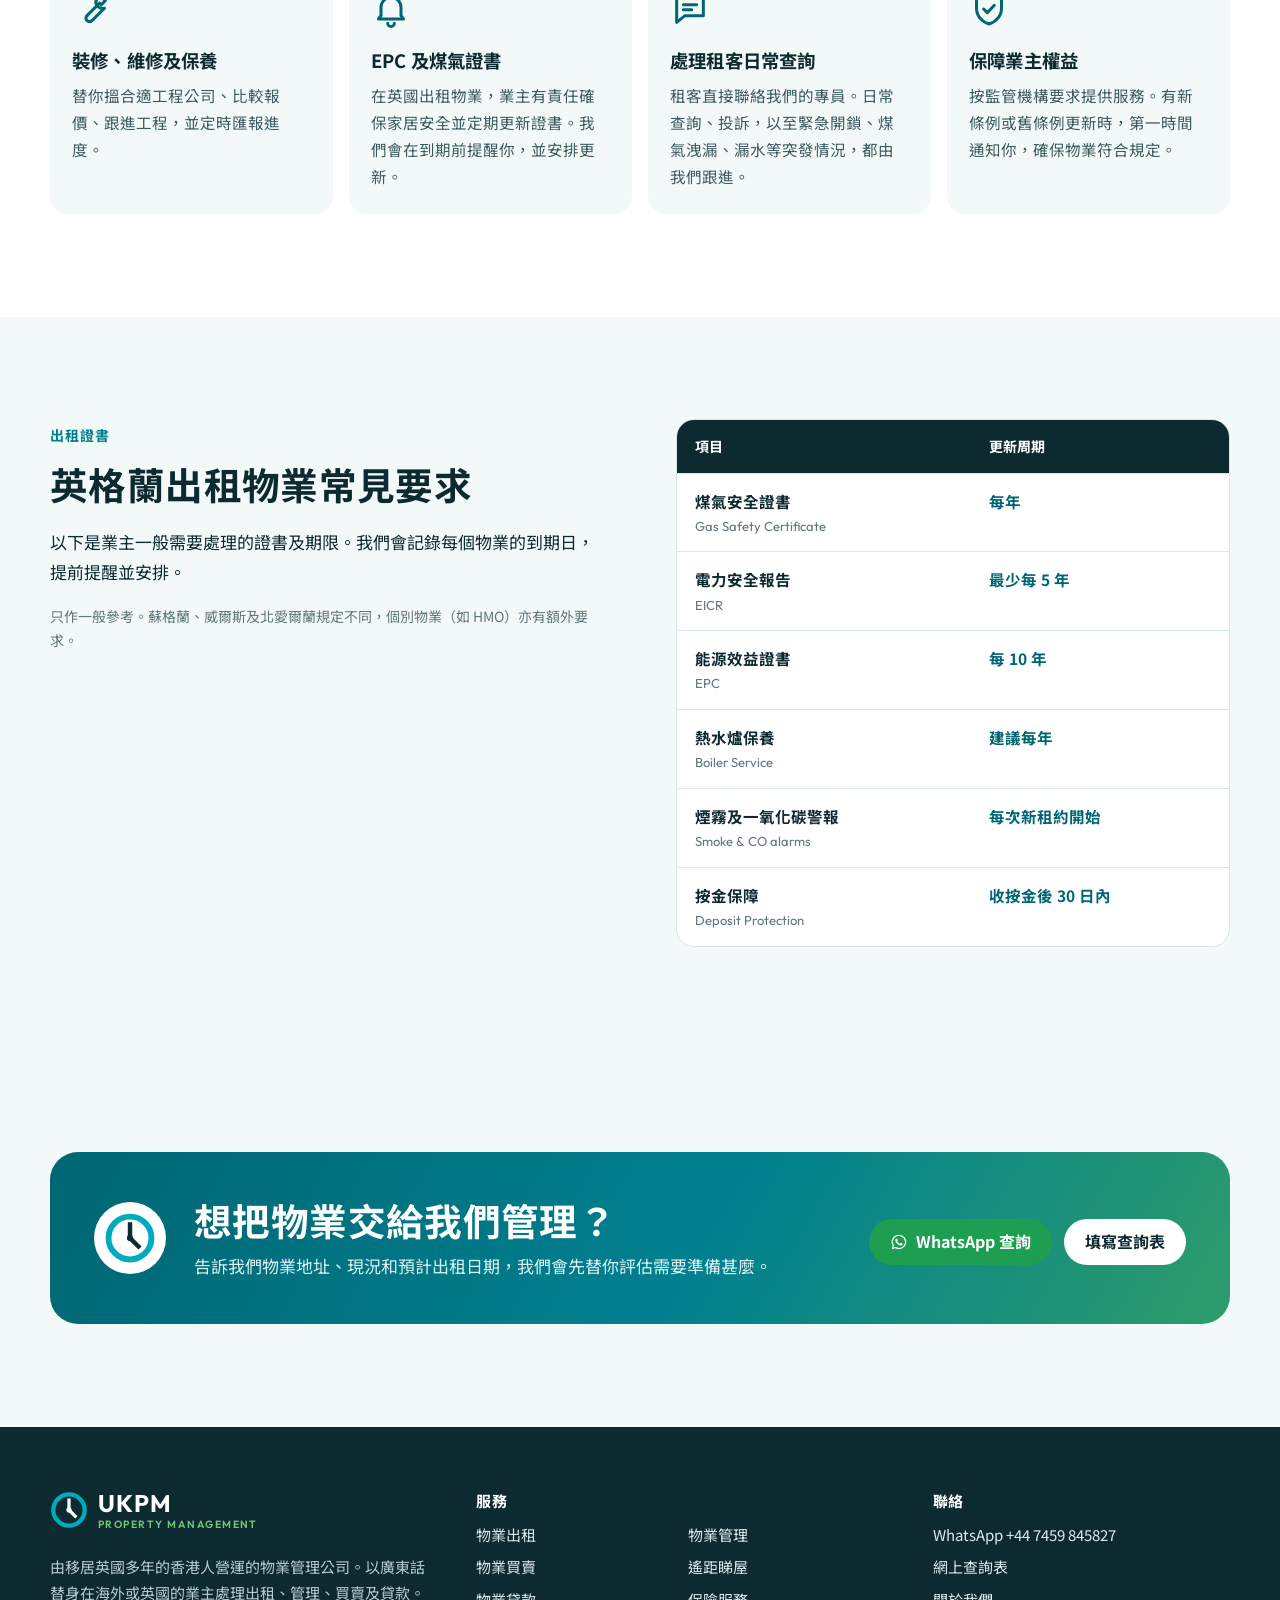
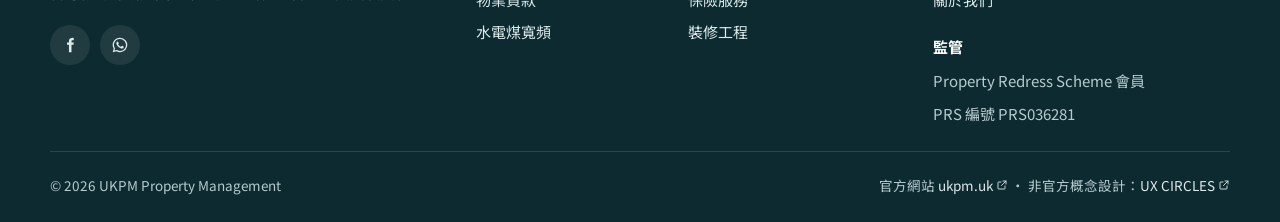
<file: landlords.html>
<!doctype html>
<html lang="zh-Hant-HK" class="no-js">
<head>
  <meta charset="utf-8">
  <meta name="viewport" content="width=device-width, initial-scale=1">
  <title>業主服務：物業出租及管理｜UKPM</title>
  <meta name="description" content="替海外業主出租及管理英國物業：搵代理、審查租客、登記按金、證書提醒、處理租客查詢及維修。">
  <meta name="robots" content="noindex, nofollow">
  <meta name="theme-color" content="#F3F8F8">
  <link rel="canonical" href="https://uxcircles.github.io/ukpm/landlords.html">
  <link rel="icon" href="assets/img/favicon.svg" type="image/svg+xml">
  <link rel="apple-touch-icon" href="assets/img/apple-touch-icon.png">
  <meta property="og:type" content="website">
  <meta property="og:site_name" content="UKPM Property Management">
  <meta property="og:title" content="業主服務：物業出租及管理｜UKPM">
  <meta property="og:description" content="替海外業主出租及管理英國物業：搵代理、審查租客、登記按金、證書提醒、處理租客查詢及維修。">
  <meta property="og:url" content="https://uxcircles.github.io/ukpm/landlords.html">
  <meta property="og:image" content="https://uxcircles.github.io/ukpm/assets/img/hero.webp">
  <link rel="preconnect" href="https://fonts.googleapis.com">
  <link rel="preconnect" href="https://fonts.gstatic.com" crossorigin>
  <link href="https://fonts.googleapis.com/css2?family=Noto+Sans+TC:wght@400;500;700;900&family=Outfit:wght@500;600;700&display=swap" rel="stylesheet">
  <link rel="stylesheet" href="assets/css/style.css?v=1">
  <script>document.documentElement.classList.replace('no-js','js')</script>
</head>
<body>
  <a class="skip" href="#main">跳到主要內容</a>
  <svg width="0" height="0" style="position:absolute" aria-hidden="true">
  <symbol id="i-check" viewBox="0 0 24 24"><path d="M20 6 9 17l-5-5"/></symbol>
  <symbol id="i-arrow" viewBox="0 0 24 24"><path d="M5 12h14M13 6l6 6-6 6"/></symbol>
  <symbol id="i-phone" viewBox="0 0 24 24"><path d="M5 4h3.5l1.8 4.5-2.3 1.4a11 11 0 0 0 6.1 6.1l1.4-2.3L20 15.5V19a1.5 1.5 0 0 1-1.6 1.5A16.5 16.5 0 0 1 3.5 5.6 1.5 1.5 0 0 1 5 4Z"/></symbol>
  <symbol id="i-wa" viewBox="0 0 24 24"><path d="M12 2.2A9.7 9.7 0 0 0 3.6 16.8L2.3 21.7l5-1.3A9.7 9.7 0 1 0 12 2.2Zm0 17.7a8 8 0 0 1-4.1-1.1l-.3-.2-3 .8.8-2.9-.2-.3A8 8 0 1 1 12 19.9Zm4.4-6c-.2-.1-1.4-.7-1.7-.8-.2-.1-.4-.1-.5.1l-.8 1c-.1.2-.3.2-.5.1a6.6 6.6 0 0 1-3.3-2.9c-.2-.4.2-.4.7-1.3.1-.2 0-.3 0-.4l-.8-1.8c-.2-.5-.4-.4-.5-.4h-.5a.9.9 0 0 0-.6.3 2.7 2.7 0 0 0-.8 2c0 1.2.9 2.3 1 2.5.1.2 1.7 2.6 4.1 3.7 1.5.7 2.1.7 2.9.6.5-.1 1.4-.6 1.6-1.1.2-.6.2-1 .1-1.1l-.4-.3Z"/></symbol>
  <symbol id="i-ext" viewBox="0 0 24 24"><path d="M14 4h6v6M20 4l-9 9M18 14v5a1 1 0 0 1-1 1H5a1 1 0 0 1-1-1V7a1 1 0 0 1 1-1h5"/></symbol>
  <symbol id="i-shield" viewBox="0 0 24 24"><path d="M12 3 4.5 6v5.5c0 4.6 3.2 8.2 7.5 9.5 4.3-1.3 7.5-4.9 7.5-9.5V6L12 3Z"/><path d="m8.8 12 2.2 2.2 4.2-4.4"/></symbol>
  <symbol id="i-pin" viewBox="0 0 24 24"><path d="M12 21s-7-6.2-7-11.5a7 7 0 0 1 14 0C19 14.8 12 21 12 21Z"/><circle cx="12" cy="9.5" r="2.5"/></symbol>
  <symbol id="i-home" viewBox="0 0 24 24"><path d="M3.5 11 12 4l8.5 7"/><path d="M5.5 9.5V20h13V9.5"/><path d="M10 20v-5.5h4V20"/></symbol>
  <symbol id="i-key" viewBox="0 0 24 24"><circle cx="8" cy="15" r="4"/><path d="m10.8 12.2 8.7-8.7M16.5 6.5l2.5 2.5M14 9l2 2"/></symbol>
  <symbol id="i-clock" viewBox="0 0 24 24"><circle cx="12" cy="12" r="9"/><path d="M12 7v5l3 2"/></symbol>
  <symbol id="i-chat" viewBox="0 0 24 24"><path d="M4 5h16v11H9l-5 4V5Z"/><path d="M8 9.5h8M8 12.5h5"/></symbol>
  <symbol id="i-pound" viewBox="0 0 24 24"><path d="M16.5 6.5A3.8 3.8 0 0 0 9 7.5V19M6 19h12M6.5 12.5h7"/></symbol>
  <symbol id="i-tool" viewBox="0 0 24 24"><path d="M14.5 6.5a4 4 0 0 0 5 5L12 19a2.1 2.1 0 0 1-3-3l7.5-7.5"/><path d="M14.5 6.5 17 4l3 3-2.5 2.5"/></symbol>
  <symbol id="i-doc" viewBox="0 0 24 24"><path d="M6 3h8l4 4v14H6V3Z"/><path d="M14 3v4h4M9 12h6M9 16h6"/></symbol>
  <symbol id="i-eye" viewBox="0 0 24 24"><path d="M2.5 12S6 5.5 12 5.5 21.5 12 21.5 12 18 18.5 12 18.5 2.5 12 2.5 12Z"/><circle cx="12" cy="12" r="3"/></symbol>
  <symbol id="i-users" viewBox="0 0 24 24"><circle cx="9" cy="8" r="3.5"/><path d="M2.5 20a6.5 6.5 0 0 1 13 0"/><path d="M16 4.6a3.5 3.5 0 0 1 0 6.8M18.5 14a6.5 6.5 0 0 1 3 6"/></symbol>
  <symbol id="i-bolt" viewBox="0 0 24 24"><path d="M13 3 5 13.5h6L10 21l8-10.5h-6L13 3Z"/></symbol>
  <symbol id="i-video" viewBox="0 0 24 24"><rect x="3" y="6" width="13" height="12" rx="2"/><path d="m16 10.5 5-3v9l-5-3"/></symbol>
  <symbol id="i-bell" viewBox="0 0 24 24"><path d="M6 16V11a6 6 0 0 1 12 0v5l1.5 2h-15L6 16Z"/><path d="M10 20.5a2 2 0 0 0 4 0"/></symbol>
  <symbol id="i-download" viewBox="0 0 24 24"><path d="M12 4v11M7 10.5l5 5 5-5M5 20h14"/></symbol>
  <symbol id="i-fb" viewBox="0 0 24 24"><path d="M14 8.5V6.8c0-.8.2-1.3 1.4-1.3H17V2.6A21 21 0 0 0 14.6 2.5C12.2 2.5 10.6 4 10.6 6.6v1.9H8v3.2h2.6V21.5H14v-9.8h2.6l.4-3.2H14Z"/></symbol>
</svg>
  <div class="concept-bar" role="note">
    <div class="wrap concept-inner">
      <p><span class="concept-tag">Concept</span><span class="concept-long">網站改版概念設計，並非 <a href="https://ukpm.uk/" target="_blank" rel="noopener">UKPM 官方網站</a>。</span></p>
      <a href="https://ux-circles.com/professionals" target="_blank" rel="noopener">設計：<strong>UX CIRCLES</strong> <svg class="icon" aria-hidden="true"><use href="#i-ext"/></svg></a>
    </div>
  </div>
  <header class="site-header">
    <div class="wrap header-inner">
      <a class="brand" href="index.html" aria-label="UKPM Property Management 主頁">
        <svg class="brand-mark" viewBox="0 0 40 40" aria-hidden="true"><circle cx="20" cy="20" r="16.5" fill="none" stroke="currentColor" stroke-width="4.5"/><path d="M20 9.5V20l6.5 6.5" fill="none" stroke="var(--ink)" stroke-width="3.4" stroke-linecap="square"/><circle cx="20" cy="20" r="2.4" fill="var(--ink)"/></svg>
        <span class="brand-word"><span class="brand-name">UKPM</span><span class="brand-tag">Property Management</span></span>
      </a>
      <nav class="nav" id="site-nav" aria-label="主選單" data-nav>
        <ul class="nav-list">
          <li><a href="landlords.html" aria-current="page">業主服務</a></li>
          <li><a href="buying.html">買樓及睇樓</a></li>
          <li><a href="mortgage.html">物業貸款</a></li>
          <li><a href="home-services.html">保險 · 水電煤 · 裝修</a></li>
          <li><a href="about.html">關於我們</a></li>
        </ul>
        <div class="nav-extra">
          <a class="btn btn-wa" href="https://wa.me/447459845827" target="_blank" rel="noopener"><svg class="icon icon-fill" aria-hidden="true"><use href="#i-wa"/></svg>WhatsApp 查詢</a>
          <a class="btn btn-ghost" href="tel:+447459845827"><svg class="icon" aria-hidden="true"><use href="#i-phone"/></svg>+44 7459 845827</a>
        </div>
      </nav>
      <div class="header-cta">
        <a class="btn btn-primary btn-sm hide-sm" href="contact.html">免費諮詢</a>
        <a class="btn btn-wa btn-sm" href="https://wa.me/447459845827" target="_blank" rel="noopener"><svg class="icon icon-fill" aria-hidden="true"><use href="#i-wa"/></svg><span>WhatsApp</span></a>
        <button class="burger" type="button" aria-expanded="false" aria-controls="site-nav" aria-label="開啟選單" data-open="開啟選單" data-close="關閉選單"><span></span><span></span><span></span></button>
      </div>
    </div>
  </header>

  <main id="main">
    <section class="page-hero has-media">
      <div class="wrap">
        <nav class="crumbs" aria-label="頁面位置"><ol><li><a href="index.html">主頁</a></li><li aria-current="page">業主服務</li></ol></nav>
        <div class="page-hero-grid">
          <div>
            <p class="eyebrow">業主服務 · 出租及管理</p>
            <h1>英國物業出租<br>專業、細心、全面</h1>
            <p class="lead">自住還是出租都可以交給我們。由搵租客、做證書，到每天回覆租客查詢，你只需要收報告。</p>
            <div class="btn-row">
              <a class="btn btn-primary" href="contact.html">免費諮詢 <svg class="icon" aria-hidden="true"><use href="#i-arrow"/></svg></a>
              <a class="btn btn-ghost" href="https://wa.me/447459845827" target="_blank" rel="noopener"><svg class="icon icon-fill" aria-hidden="true"><use href="#i-wa"/></svg>WhatsApp 我們</a>
            </div>
          </div>
        <figure class="page-hero-media"><img src="assets/img/flat.webp" alt="英國現代住宅大廈外觀" width="1200" height="900" fetchpriority="high"></figure>
        </div>
      </div>
    </section>

    <nav class="subnav" aria-label="本頁內容"><div class="wrap"><a href="#rental">物業出租</a><a href="#management">物業管理</a><a href="#compliance">出租證書</a></div></nav>

    <section class="section" id="rental">
      <div class="wrap split-even">
        <div class="reveal">
          <p class="eyebrow">物業出租</p>
          <h2>替你找可靠本地代理，安排好每一步</h2>
          <p>我們會為你物業所在地區揀選可靠、專業的地產代理，並同時安排：</p>
          <ul class="checks"><li><svg class="icon" aria-hidden="true"><use href="#i-check"/></svg><span>拍照及製作樓盤廣告，刊登上網</span></li><li><svg class="icon" aria-hidden="true"><use href="#i-check"/></svg><span>安排睇樓（viewing）</span></li><li><svg class="icon" aria-hidden="true"><use href="#i-check"/></svg><span>審查租客信貸及背景（referencing &amp; credit check），避免租霸</span></li><li><svg class="icon" aria-hidden="true"><use href="#i-check"/></svg><span>處理並登記按金（deposit register）</span></li></ul>
        </div>
        <div class="panel reveal">
          <h3>我們同時安排出租必需的檢查</h3>
          <ul class="checks checks-sm"><li><svg class="icon" aria-hidden="true"><use href="#i-check"/></svg><span>煤氣認證 Gas Certificate</span></li><li><svg class="icon" aria-hidden="true"><use href="#i-check"/></svg><span>熱水爐保養 Boiler Service</span></li><li><svg class="icon" aria-hidden="true"><use href="#i-check"/></svg><span>電器認證 Electrical Certificate</span></li><li><svg class="icon" aria-hidden="true"><use href="#i-check"/></svg><span>防火系統檢查 Fire alarm inspection</span></li><li><svg class="icon" aria-hidden="true"><use href="#i-check"/></svg><span>能源效益證書 EPC</span></li></ul>
          <p class="panel-note">亦可安排業主保險（landlords insurance）及租金保險（rent protection），並提供最新業主須知的法律資訊。</p>
        </div>
      </div>
    </section>

    <section class="section section-tint" id="management">
      <div class="wrap">
        <div class="section-head">
          <p class="eyebrow">物業管理</p>
          <h2>你是業主，日常事務由我們處理</h2>
          <p>無論自住還是出租物業，我們都可以提供以下服務。</p>
        </div>
        <div class="mgmt-grid">
          <article class="mgmt reveal"><svg class="icon" aria-hidden="true"><use href="#i-tool"/></svg><h3>裝修、維修及保養</h3><p>替你搵合適工程公司、比較報價、跟進工程，並定時匯報進度。</p></article>
          <article class="mgmt reveal"><svg class="icon" aria-hidden="true"><use href="#i-bell"/></svg><h3>EPC 及煤氣證書</h3><p>在英國出租物業，業主有責任確保家居安全並定期更新證書。我們會在到期前提醒你，並安排更新。</p></article>
          <article class="mgmt reveal"><svg class="icon" aria-hidden="true"><use href="#i-chat"/></svg><h3>處理租客日常查詢</h3><p>租客直接聯絡我們的專員。日常查詢、投訴，以至緊急開鎖、煤氣洩漏、漏水等突發情況，都由我們跟進。</p></article>
          <article class="mgmt reveal"><svg class="icon" aria-hidden="true"><use href="#i-shield"/></svg><h3>保障業主權益</h3><p>按監管機構要求提供服務。有新條例或舊條例更新時，第一時間通知你，確保物業符合規定。</p></article>
        </div>
      </div>
    </section>

    <section class="section" id="compliance">
      <div class="wrap split-even">
        <div class="reveal">
          <p class="eyebrow">出租證書</p>
          <h2>英格蘭出租物業常見要求</h2>
          <p>以下是業主一般需要處理的證書及期限。我們會記錄每個物業的到期日，提前提醒並安排。</p>
          <p class="fine">只作一般參考。蘇格蘭、威爾斯及北愛爾蘭規定不同，個別物業（如 HMO）亦有額外要求。</p>
        </div>
        <div class="table-wrap reveal">
          <table class="cert-table">
            <thead><tr><th scope="col">項目</th><th scope="col">更新周期</th></tr></thead>
            <tbody>
            <tr><th scope="row">煤氣安全證書<small>Gas Safety Certificate</small></th><td>每年</td></tr>
            <tr><th scope="row">電力安全報告<small>EICR</small></th><td>最少每 5 年</td></tr>
            <tr><th scope="row">能源效益證書<small>EPC</small></th><td>每 10 年</td></tr>
            <tr><th scope="row">熱水爐保養<small>Boiler Service</small></th><td>建議每年</td></tr>
            <tr><th scope="row">煙霧及一氧化碳警報<small>Smoke &amp; CO alarms</small></th><td>每次新租約開始</td></tr>
            <tr><th scope="row">按金保障<small>Deposit Protection</small></th><td>收按金後 30 日內</td></tr>
            </tbody>
          </table>
        </div>
      </div>
    </section>

    <section class="section">
      <div class="wrap">
        <div class="cta-band reveal">
          <div class="cta-clock" aria-hidden="true"><svg class="brand-mark" viewBox="0 0 40 40" aria-hidden="true"><circle cx="20" cy="20" r="16.5" fill="none" stroke="currentColor" stroke-width="4.5"/><path d="M20 9.5V20l6.5 6.5" fill="none" stroke="var(--ink)" stroke-width="3.4" stroke-linecap="square"/><circle cx="20" cy="20" r="2.4" fill="var(--ink)"/></svg></div>
          <div>
            <h2>想把物業交給我們管理？</h2>
            <p>告訴我們物業地址、現況和預計出租日期，我們會先替你評估需要準備甚麼。</p>
          </div>
          <div class="btn-row">
            <a class="btn btn-wa" href="https://wa.me/447459845827" target="_blank" rel="noopener"><svg class="icon icon-fill" aria-hidden="true"><use href="#i-wa"/></svg>WhatsApp 查詢</a>
            <a class="btn btn-light" href="contact.html">填寫查詢表</a>
          </div>
        </div>
      </div>
    </section>
  </main>

  <footer class="site-footer">
    <div class="wrap">
      <div class="footer-grid">
        <div class="footer-about">
          <a class="brand" href="index.html" aria-label="UKPM Property Management 主頁">
        <svg class="brand-mark" viewBox="0 0 40 40" aria-hidden="true"><circle cx="20" cy="20" r="16.5" fill="none" stroke="currentColor" stroke-width="4.5"/><path d="M20 9.5V20l6.5 6.5" fill="none" stroke="var(--ink)" stroke-width="3.4" stroke-linecap="square"/><circle cx="20" cy="20" r="2.4" fill="var(--ink)"/></svg>
        <span class="brand-word"><span class="brand-name">UKPM</span><span class="brand-tag">Property Management</span></span>
      </a>
          <p>由移居英國多年的香港人營運的物業管理公司。以廣東話替身在海外或英國的業主處理出租、管理、買賣及貸款。</p>
          <div class="social"><a href="https://www.facebook.com/Online-Property-Management-105652351804203" target="_blank" rel="noopener" aria-label="UKPM Facebook"><svg class="icon icon-fill" aria-hidden="true"><use href="#i-fb"/></svg></a><a href="https://wa.me/447459845827" target="_blank" rel="noopener" aria-label="WhatsApp"><svg class="icon icon-fill" aria-hidden="true"><use href="#i-wa"/></svg></a></div>
        </div>
        <div>
          <h4>服務</h4>
          <ul class="footer-cols">
            <li><a href="landlords.html#rental">物業出租</a></li>
            <li><a href="landlords.html#management">物業管理</a></li>
            <li><a href="buying.html#buy">物業買賣</a></li>
            <li><a href="buying.html#viewing">遙距睇屋</a></li>
            <li><a href="mortgage.html">物業貸款</a></li>
            <li><a href="home-services.html#insurance">保險服務</a></li>
            <li><a href="home-services.html#utilities">水電煤寬頻</a></li>
            <li><a href="home-services.html#renovation">裝修工程</a></li>
          </ul>
        </div>
        <div>
          <h4>聯絡</h4>
          <ul>
            <li><a href="https://wa.me/447459845827" target="_blank" rel="noopener">WhatsApp +44 7459 845827</a></li>
            <li><a href="contact.html">網上查詢表</a></li>
            <li><a href="about.html">關於我們</a></li>
          </ul>
          <h4>監管</h4>
          <ul>
            <li>Property Redress Scheme 會員</li>
            <li>PRS 編號 PRS036281</li>
          </ul>
        </div>
      </div>
      <div class="footer-bottom">
        <p>© <span data-year>2026</span> UKPM Property Management</p>
        <p>官方網站 <a href="https://ukpm.uk/" target="_blank" rel="noopener">ukpm.uk <svg class="icon" aria-hidden="true"><use href="#i-ext"/></svg></a> · 非官方概念設計：<a href="https://ux-circles.com/professionals" target="_blank" rel="noopener">UX CIRCLES <svg class="icon" aria-hidden="true"><use href="#i-ext"/></svg></a></p>
      </div>
    </div>
  </footer>

  <nav class="action-bar" aria-label="快速聯絡">
    <a class="is-wa" href="https://wa.me/447459845827" target="_blank" rel="noopener"><svg class="icon icon-fill" aria-hidden="true"><use href="#i-wa"/></svg>WhatsApp</a>
    <a href="tel:+447459845827"><svg class="icon" aria-hidden="true"><use href="#i-phone"/></svg>致電</a>
    <a href="contact.html"><svg class="icon" aria-hidden="true"><use href="#i-chat"/></svg>查詢表</a>
  </nav>
  <script src="assets/js/main.js?v=1" defer></script>
</body>
</html>
</file>
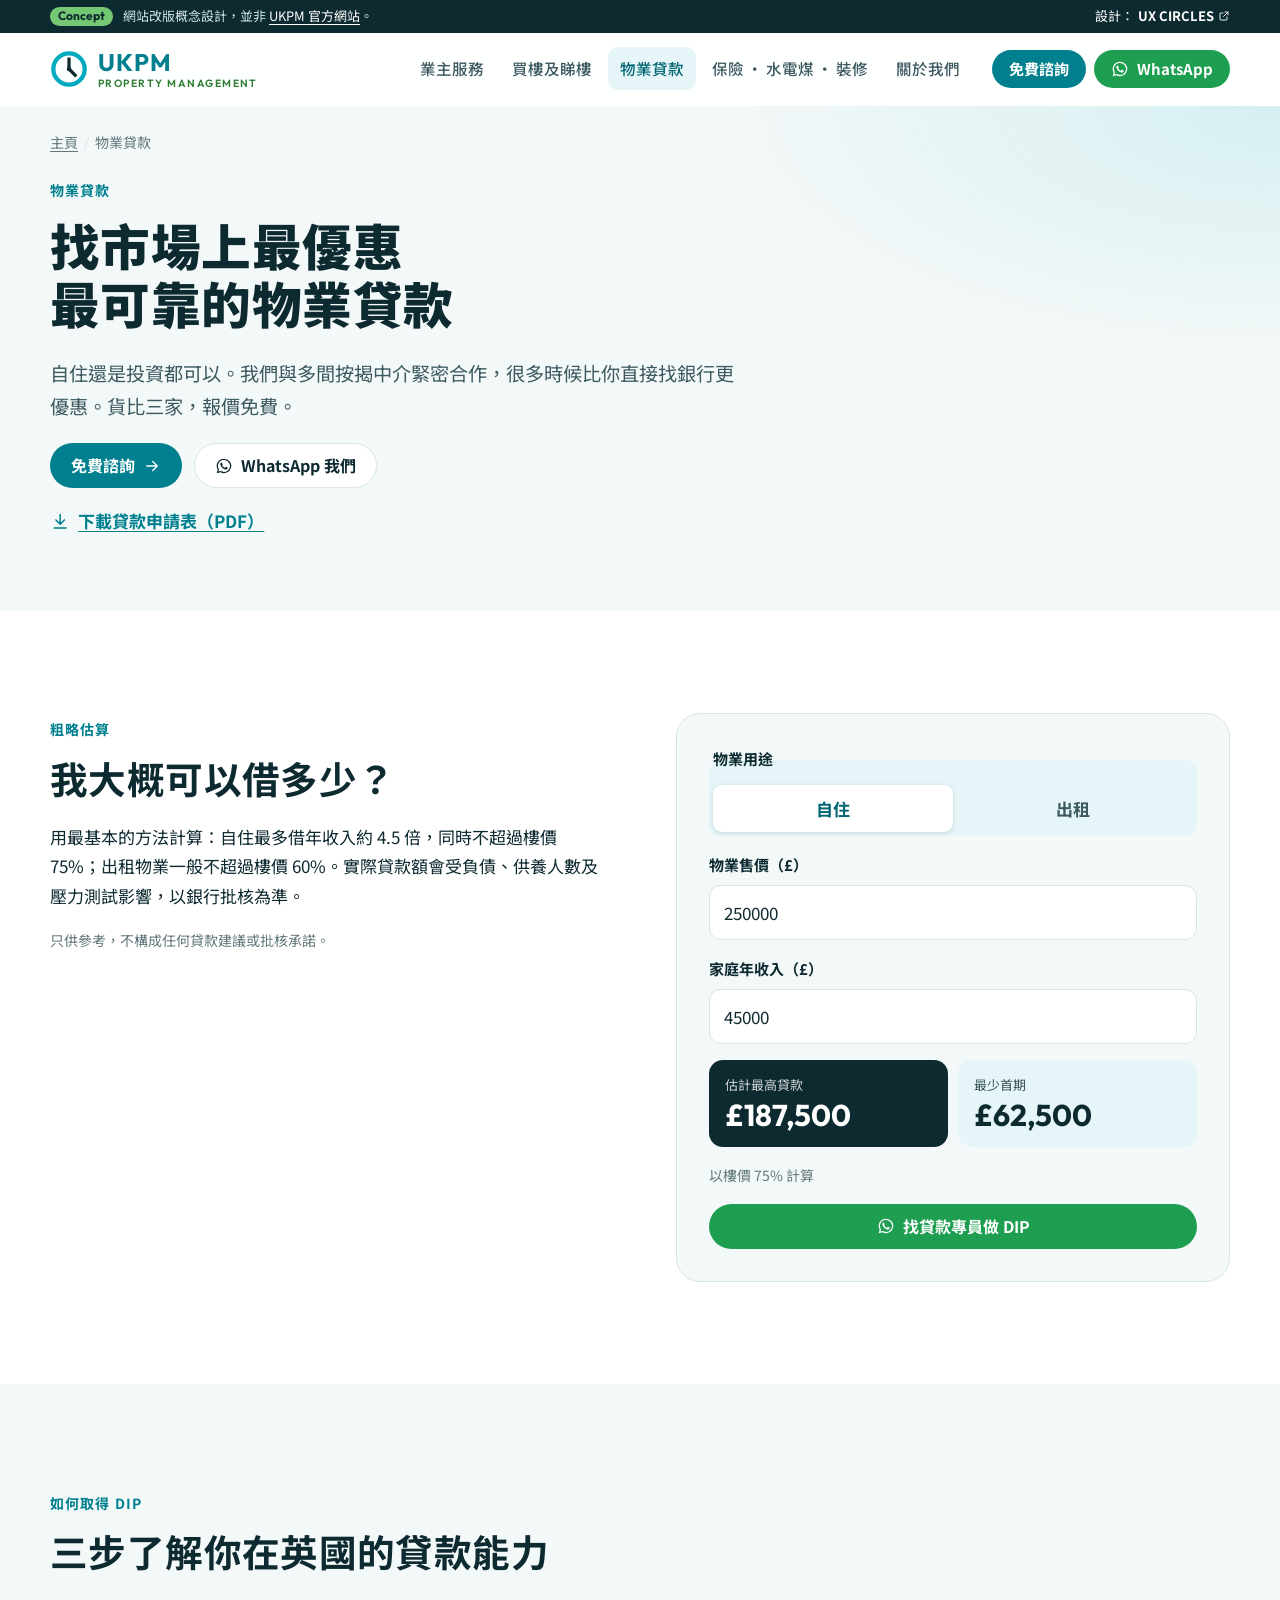
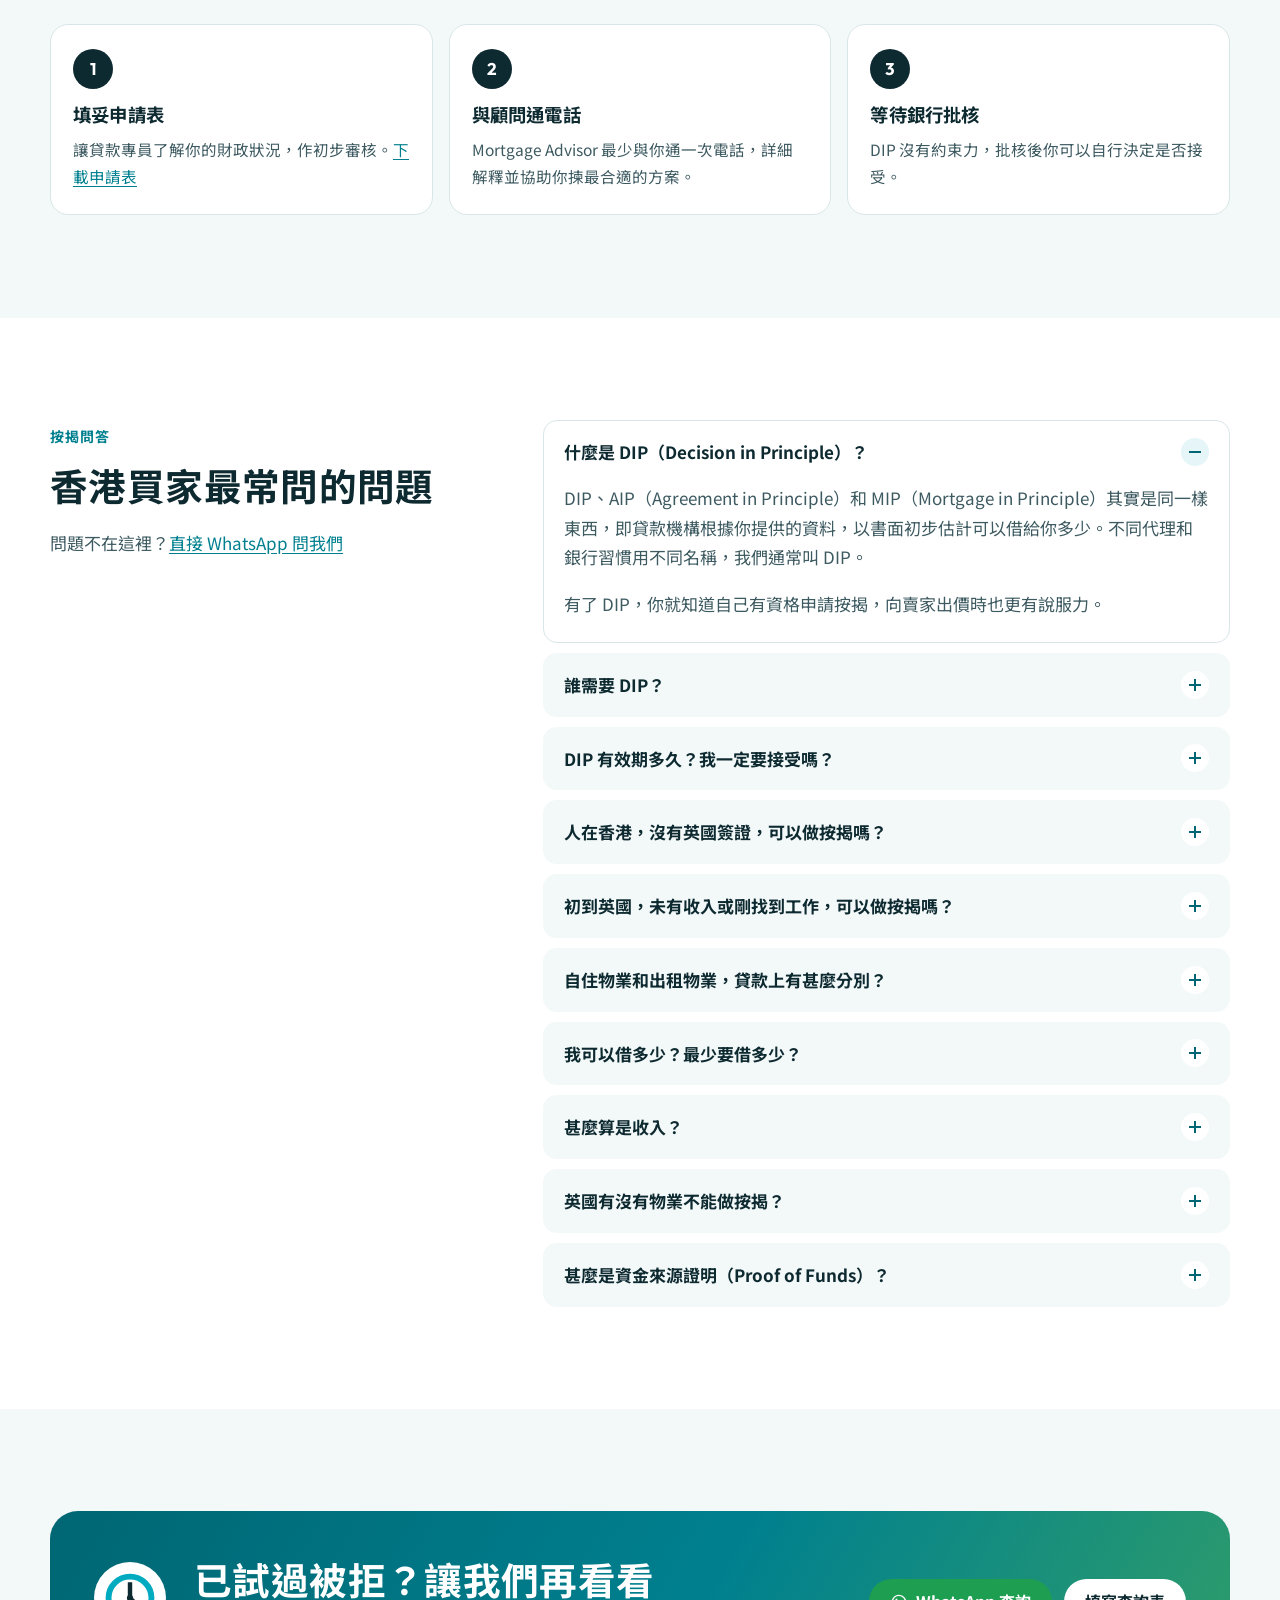
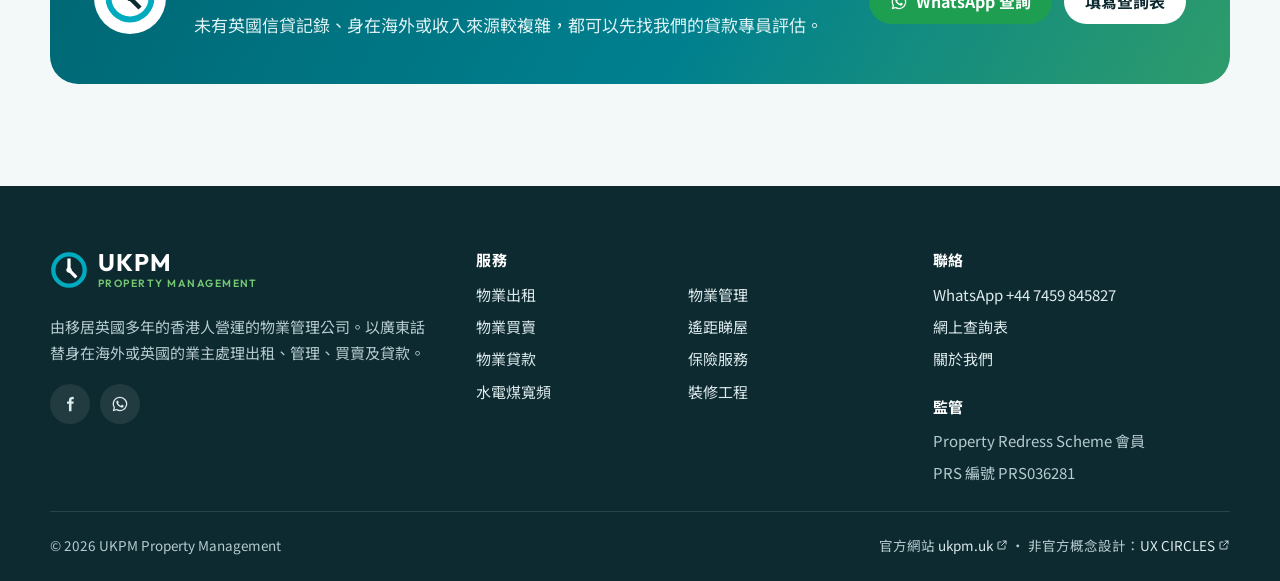
<file: mortgage.html>
<!doctype html>
<html lang="zh-Hant-HK" class="no-js">
<head>
  <meta charset="utf-8">
  <meta name="viewport" content="width=device-width, initial-scale=1">
  <title>物業貸款及按揭問答｜UKPM</title>
  <meta name="description" content="專為非英籍、身在海外或未有英國信貸記錄人士安排英國物業按揭。DIP 解說、貸款額估算及常見問題。">
  <meta name="robots" content="noindex, nofollow">
  <meta name="theme-color" content="#F3F8F8">
  <link rel="canonical" href="https://uxcircles.github.io/ukpm/mortgage.html">
  <link rel="icon" href="assets/img/favicon.svg" type="image/svg+xml">
  <link rel="apple-touch-icon" href="assets/img/apple-touch-icon.png">
  <meta property="og:type" content="website">
  <meta property="og:site_name" content="UKPM Property Management">
  <meta property="og:title" content="物業貸款及按揭問答｜UKPM">
  <meta property="og:description" content="專為非英籍、身在海外或未有英國信貸記錄人士安排英國物業按揭。DIP 解說、貸款額估算及常見問題。">
  <meta property="og:url" content="https://uxcircles.github.io/ukpm/mortgage.html">
  <meta property="og:image" content="https://uxcircles.github.io/ukpm/assets/img/hero.webp">
  <link rel="preconnect" href="https://fonts.googleapis.com">
  <link rel="preconnect" href="https://fonts.gstatic.com" crossorigin>
  <link href="https://fonts.googleapis.com/css2?family=Noto+Sans+TC:wght@400;500;700;900&family=Outfit:wght@500;600;700&display=swap" rel="stylesheet">
  <link rel="stylesheet" href="assets/css/style.css?v=1">
  <script>document.documentElement.classList.replace('no-js','js')</script>
</head>
<body>
  <a class="skip" href="#main">跳到主要內容</a>
  <svg width="0" height="0" style="position:absolute" aria-hidden="true">
  <symbol id="i-check" viewBox="0 0 24 24"><path d="M20 6 9 17l-5-5"/></symbol>
  <symbol id="i-arrow" viewBox="0 0 24 24"><path d="M5 12h14M13 6l6 6-6 6"/></symbol>
  <symbol id="i-phone" viewBox="0 0 24 24"><path d="M5 4h3.5l1.8 4.5-2.3 1.4a11 11 0 0 0 6.1 6.1l1.4-2.3L20 15.5V19a1.5 1.5 0 0 1-1.6 1.5A16.5 16.5 0 0 1 3.5 5.6 1.5 1.5 0 0 1 5 4Z"/></symbol>
  <symbol id="i-wa" viewBox="0 0 24 24"><path d="M12 2.2A9.7 9.7 0 0 0 3.6 16.8L2.3 21.7l5-1.3A9.7 9.7 0 1 0 12 2.2Zm0 17.7a8 8 0 0 1-4.1-1.1l-.3-.2-3 .8.8-2.9-.2-.3A8 8 0 1 1 12 19.9Zm4.4-6c-.2-.1-1.4-.7-1.7-.8-.2-.1-.4-.1-.5.1l-.8 1c-.1.2-.3.2-.5.1a6.6 6.6 0 0 1-3.3-2.9c-.2-.4.2-.4.7-1.3.1-.2 0-.3 0-.4l-.8-1.8c-.2-.5-.4-.4-.5-.4h-.5a.9.9 0 0 0-.6.3 2.7 2.7 0 0 0-.8 2c0 1.2.9 2.3 1 2.5.1.2 1.7 2.6 4.1 3.7 1.5.7 2.1.7 2.9.6.5-.1 1.4-.6 1.6-1.1.2-.6.2-1 .1-1.1l-.4-.3Z"/></symbol>
  <symbol id="i-ext" viewBox="0 0 24 24"><path d="M14 4h6v6M20 4l-9 9M18 14v5a1 1 0 0 1-1 1H5a1 1 0 0 1-1-1V7a1 1 0 0 1 1-1h5"/></symbol>
  <symbol id="i-shield" viewBox="0 0 24 24"><path d="M12 3 4.5 6v5.5c0 4.6 3.2 8.2 7.5 9.5 4.3-1.3 7.5-4.9 7.5-9.5V6L12 3Z"/><path d="m8.8 12 2.2 2.2 4.2-4.4"/></symbol>
  <symbol id="i-pin" viewBox="0 0 24 24"><path d="M12 21s-7-6.2-7-11.5a7 7 0 0 1 14 0C19 14.8 12 21 12 21Z"/><circle cx="12" cy="9.5" r="2.5"/></symbol>
  <symbol id="i-home" viewBox="0 0 24 24"><path d="M3.5 11 12 4l8.5 7"/><path d="M5.5 9.5V20h13V9.5"/><path d="M10 20v-5.5h4V20"/></symbol>
  <symbol id="i-key" viewBox="0 0 24 24"><circle cx="8" cy="15" r="4"/><path d="m10.8 12.2 8.7-8.7M16.5 6.5l2.5 2.5M14 9l2 2"/></symbol>
  <symbol id="i-clock" viewBox="0 0 24 24"><circle cx="12" cy="12" r="9"/><path d="M12 7v5l3 2"/></symbol>
  <symbol id="i-chat" viewBox="0 0 24 24"><path d="M4 5h16v11H9l-5 4V5Z"/><path d="M8 9.5h8M8 12.5h5"/></symbol>
  <symbol id="i-pound" viewBox="0 0 24 24"><path d="M16.5 6.5A3.8 3.8 0 0 0 9 7.5V19M6 19h12M6.5 12.5h7"/></symbol>
  <symbol id="i-tool" viewBox="0 0 24 24"><path d="M14.5 6.5a4 4 0 0 0 5 5L12 19a2.1 2.1 0 0 1-3-3l7.5-7.5"/><path d="M14.5 6.5 17 4l3 3-2.5 2.5"/></symbol>
  <symbol id="i-doc" viewBox="0 0 24 24"><path d="M6 3h8l4 4v14H6V3Z"/><path d="M14 3v4h4M9 12h6M9 16h6"/></symbol>
  <symbol id="i-eye" viewBox="0 0 24 24"><path d="M2.5 12S6 5.5 12 5.5 21.5 12 21.5 12 18 18.5 12 18.5 2.5 12 2.5 12Z"/><circle cx="12" cy="12" r="3"/></symbol>
  <symbol id="i-users" viewBox="0 0 24 24"><circle cx="9" cy="8" r="3.5"/><path d="M2.5 20a6.5 6.5 0 0 1 13 0"/><path d="M16 4.6a3.5 3.5 0 0 1 0 6.8M18.5 14a6.5 6.5 0 0 1 3 6"/></symbol>
  <symbol id="i-bolt" viewBox="0 0 24 24"><path d="M13 3 5 13.5h6L10 21l8-10.5h-6L13 3Z"/></symbol>
  <symbol id="i-video" viewBox="0 0 24 24"><rect x="3" y="6" width="13" height="12" rx="2"/><path d="m16 10.5 5-3v9l-5-3"/></symbol>
  <symbol id="i-bell" viewBox="0 0 24 24"><path d="M6 16V11a6 6 0 0 1 12 0v5l1.5 2h-15L6 16Z"/><path d="M10 20.5a2 2 0 0 0 4 0"/></symbol>
  <symbol id="i-download" viewBox="0 0 24 24"><path d="M12 4v11M7 10.5l5 5 5-5M5 20h14"/></symbol>
  <symbol id="i-fb" viewBox="0 0 24 24"><path d="M14 8.5V6.8c0-.8.2-1.3 1.4-1.3H17V2.6A21 21 0 0 0 14.6 2.5C12.2 2.5 10.6 4 10.6 6.6v1.9H8v3.2h2.6V21.5H14v-9.8h2.6l.4-3.2H14Z"/></symbol>
</svg>
  <div class="concept-bar" role="note">
    <div class="wrap concept-inner">
      <p><span class="concept-tag">Concept</span><span class="concept-long">網站改版概念設計，並非 <a href="https://ukpm.uk/" target="_blank" rel="noopener">UKPM 官方網站</a>。</span></p>
      <a href="https://ux-circles.com/professionals" target="_blank" rel="noopener">設計：<strong>UX CIRCLES</strong> <svg class="icon" aria-hidden="true"><use href="#i-ext"/></svg></a>
    </div>
  </div>
  <header class="site-header">
    <div class="wrap header-inner">
      <a class="brand" href="index.html" aria-label="UKPM Property Management 主頁">
        <svg class="brand-mark" viewBox="0 0 40 40" aria-hidden="true"><circle cx="20" cy="20" r="16.5" fill="none" stroke="currentColor" stroke-width="4.5"/><path d="M20 9.5V20l6.5 6.5" fill="none" stroke="var(--ink)" stroke-width="3.4" stroke-linecap="square"/><circle cx="20" cy="20" r="2.4" fill="var(--ink)"/></svg>
        <span class="brand-word"><span class="brand-name">UKPM</span><span class="brand-tag">Property Management</span></span>
      </a>
      <nav class="nav" id="site-nav" aria-label="主選單" data-nav>
        <ul class="nav-list">
          <li><a href="landlords.html">業主服務</a></li>
          <li><a href="buying.html">買樓及睇樓</a></li>
          <li><a href="mortgage.html" aria-current="page">物業貸款</a></li>
          <li><a href="home-services.html">保險 · 水電煤 · 裝修</a></li>
          <li><a href="about.html">關於我們</a></li>
        </ul>
        <div class="nav-extra">
          <a class="btn btn-wa" href="https://wa.me/447459845827" target="_blank" rel="noopener"><svg class="icon icon-fill" aria-hidden="true"><use href="#i-wa"/></svg>WhatsApp 查詢</a>
          <a class="btn btn-ghost" href="tel:+447459845827"><svg class="icon" aria-hidden="true"><use href="#i-phone"/></svg>+44 7459 845827</a>
        </div>
      </nav>
      <div class="header-cta">
        <a class="btn btn-primary btn-sm hide-sm" href="contact.html">免費諮詢</a>
        <a class="btn btn-wa btn-sm" href="https://wa.me/447459845827" target="_blank" rel="noopener"><svg class="icon icon-fill" aria-hidden="true"><use href="#i-wa"/></svg><span>WhatsApp</span></a>
        <button class="burger" type="button" aria-expanded="false" aria-controls="site-nav" aria-label="開啟選單" data-open="開啟選單" data-close="關閉選單"><span></span><span></span><span></span></button>
      </div>
    </div>
  </header>

  <main id="main">
    <section class="page-hero">
      <div class="wrap">
        <nav class="crumbs" aria-label="頁面位置"><ol><li><a href="index.html">主頁</a></li><li aria-current="page">物業貸款</li></ol></nav>
        <div class="page-hero-grid">
          <div>
            <p class="eyebrow">物業貸款</p>
            <h1>找市場上最優惠<br>最可靠的物業貸款</h1>
            <p class="lead">自住還是投資都可以。我們與多間按揭中介緊密合作，很多時候比你直接找銀行更優惠。貨比三家，報價免費。</p>
            <div class="btn-row">
              <a class="btn btn-primary" href="contact.html">免費諮詢 <svg class="icon" aria-hidden="true"><use href="#i-arrow"/></svg></a>
              <a class="btn btn-ghost" href="https://wa.me/447459845827" target="_blank" rel="noopener"><svg class="icon icon-fill" aria-hidden="true"><use href="#i-wa"/></svg>WhatsApp 我們</a>
            </div>
            <p class="hero-dl"><a href="https://ukpm.uk/loanApplicationform.pdf" target="_blank" rel="noopener"><svg class="icon" aria-hidden="true"><use href="#i-download"/></svg>下載貸款申請表（PDF）</a></p>
          </div>
        </div>
      </div>
    </section>

    <section class="section section-tint">
      <div class="wrap split-even">
        <div class="reveal">
          <p class="eyebrow">粗略估算</p>
          <h2>我大概可以借多少？</h2>
          <p>用最基本的方法計算：自住最多借年收入約 4.5 倍，同時不超過樓價 75%；出租物業一般不超過樓價 60%。實際貸款額會受負債、供養人數及壓力測試影響，以銀行批核為準。</p>
          <p class="fine">只供參考，不構成任何貸款建議或批核承諾。</p>
        </div>
        <form class="calc reveal" data-loancalc aria-label="貸款額估算">
          <fieldset class="seg">
            <legend>物業用途</legend>
            <label><input type="radio" name="use" value="own" checked><span>自住</span></label>
            <label><input type="radio" name="use" value="btl"><span>出租</span></label>
          </fieldset>
          <div class="field">
            <label for="lc-price">物業售價（£）</label>
            <input id="lc-price" name="price" type="number" inputmode="numeric" min="0" step="1000" value="250000">
          </div>
          <div class="field" data-income-field>
            <label for="lc-income">家庭年收入（£）</label>
            <input id="lc-income" name="income" type="number" inputmode="numeric" min="0" step="1000" value="45000">
          </div>
          <div class="calc-out" aria-live="polite">
            <div><small>估計最高貸款</small><strong data-loan>£187,500</strong></div>
            <div><small>最少首期</small><strong data-deposit>£62,500</strong></div>
          </div>
          <p class="calc-formula" data-basis>以樓價 75% 計算</p>
          <a class="btn btn-wa btn-block" href="https://wa.me/447459845827" target="_blank" rel="noopener"><svg class="icon icon-fill" aria-hidden="true"><use href="#i-wa"/></svg>找貸款專員做 DIP</a>
        </form>
      </div>
    </section>

    <section class="section">
      <div class="wrap">
        <div class="section-head">
          <p class="eyebrow">如何取得 DIP</p>
          <h2>三步了解你在英國的貸款能力</h2>
        </div>
        <ol class="steps steps-3">
          <li class="reveal"><span class="step-n">1</span><h3>填妥申請表</h3><p>讓貸款專員了解你的財政狀況，作初步審核。<a href="https://ukpm.uk/loanApplicationform.pdf" target="_blank" rel="noopener">下載申請表</a></p></li>
          <li class="reveal"><span class="step-n">2</span><h3>與顧問通電話</h3><p>Mortgage Advisor 最少與你通一次電話，詳細解釋並協助你揀最合適的方案。</p></li>
          <li class="reveal"><span class="step-n">3</span><h3>等待銀行批核</h3><p>DIP 沒有約束力，批核後你可以自行決定是否接受。</p></li>
        </ol>
      </div>
    </section>

    <section class="section section-tint" id="faq">
      <div class="wrap faq-wrap">
        <div class="section-head">
          <p class="eyebrow">按揭問答</p>
          <h2>香港買家最常問的問題</h2>
          <p>問題不在這裡？<a href="https://wa.me/447459845827" target="_blank" rel="noopener">直接 WhatsApp 問我們</a></p>
        </div>
        <div class="faq">
          <details class="faq-item" open>
            <summary><span>什麼是 DIP（Decision in Principle）？</span><span class="faq-sign" aria-hidden="true"></span></summary>
            <div class="faq-body"><p>DIP、AIP（Agreement in Principle）和 MIP（Mortgage in Principle）其實是同一樣東西，即貸款機構根據你提供的資料，以書面初步估計可以借給你多少。不同代理和銀行習慣用不同名稱，我們通常叫 DIP。</p><p>有了 DIP，你就知道自己有資格申請按揭，向賣家出價時也更有說服力。</p></div>
          </details>
          <details class="faq-item">
            <summary><span>誰需要 DIP？</span><span class="faq-sign" aria-hidden="true"></span></summary>
            <div class="faq-body"><p>無論是買第一個物業還是換樓，只要需要按揭，都應該先做 DIP。你出價時，地產代理通常第一樣就會問你要 DIP。它讓你清楚知道可以借多少、買得起甚麼價位。</p></div>
          </details>
          <details class="faq-item">
            <summary><span>DIP 有效期多久？我一定要接受嗎？</span><span class="faq-sign" aria-hidden="true"></span></summary>
            <div class="faq-body"><p>一般有效 60 至 90 日。期間如果情況有變，例如轉工或多了大額債務，要通知貸款機構。</p><p>DIP 沒有約束力，你可以自行決定是否接受。大多數貸款機構在這個階段不會查你的信貸評分，要到下一階段才會查。如你最終不接受貸款，我們的 DIP 服務免費。</p></div>
          </details>
          <details class="faq-item">
            <summary><span>人在香港，沒有英國簽證，可以做按揭嗎？</span><span class="faq-sign" aria-hidden="true"></span></summary>
            <div class="faq-body"><p>可以。英國容許外國人購買本地物業，自住或出租都可以，只是稅款比本地人高。按揭方面可以用香港收入作基礎，文件齊全的話成功機會很高。</p></div>
          </details>
          <details class="faq-item">
            <summary><span>初到英國，未有收入或剛找到工作，可以做按揭嗎？</span><span class="faq-sign" aria-hidden="true"></span></summary>
            <div class="faq-body"><p>可以。未有工作的話，只要有穩定收入來源，例如其他地方的租金收入、股息、長俸，都可以證明供款能力。</p><p>剛找到工作的話，可以用僱傭合約、最少 3 至 6 個月糧單、銀行出糧記錄，以及其他穩定收入作證明。</p></div>
          </details>
          <details class="faq-item">
            <summary><span>自住物業和出租物業，貸款上有甚麼分別？</span><span class="faq-sign" aria-hidden="true"></span></summary>
            <div class="faq-body"><p><strong>自住：</strong>著重個人收入及還款能力。一般最多借到年收入約 4.5 倍，貸款額最高約為樓價 75%，利率較出租物業低。</p><p><strong>出租（Buy-to-let）：</strong>貸款機構視為商業活動，著重物業價值及租金回報，例如租金與供款比例。貸款額一般不超過樓價 60%。業主本身的財政狀況亦會考慮，例如物業暫時租不出時能否繼續供款。</p></div>
          </details>
          <details class="faq-item">
            <summary><span>我可以借多少？最少要借多少？</span><span class="faq-sign" aria-hidden="true"></span></summary>
            <div class="faq-body"><p>收入、年齡、負債、資產、供養人數都會影響貸款額，最終以銀行批核為準。英國亦有類似香港的壓力測試。可以先用上面的估算工具了解大概範圍，再找我們做正式評估，以免交易時大失預算。</p><p>沒有最低貸款額，你可以自由選擇能力範圍內的金額。</p></div>
          </details>
          <details class="faq-item">
            <summary><span>甚麼算是收入？</span><span class="faq-sign" aria-hidden="true"></span></summary>
            <div class="faq-body"><p><strong>薪金收入：</strong>底薪、加班費、佣金等來自僱主的收入。自僱人士需提供報稅記錄、銀行結單等證明。</p><p><strong>被動收入：</strong>租金收入、股息、定期存款利息等穩定的經常性收入。</p></div>
          </details>
          <details class="faq-item">
            <summary><span>英國有沒有物業不能做按揭？</span><span class="faq-sign" aria-hidden="true"></span></summary>
            <div class="faq-body"><p>基本上沒有特定類別一定不能做按揭，但被列為 Grade I / Grade II 的歷史建築會比較困難，甚至不能上會。一般香港人買來自住的物業很少遇到這情況。</p></div>
          </details>
          <details class="faq-item">
            <summary><span>甚麼是資金來源證明（Proof of Funds）？</span><span class="faq-sign" aria-hidden="true"></span></summary>
            <div class="faq-body"><p>這是反洗黑錢（AML）要求的一部分，用來證明你的資金來源合法，由買方律師審核。不同律師的要求略有不同，一般需要準備這筆資金過去約半年的交易記錄。</p></div>
          </details>
        </div>
      </div>
    </section>

    <section class="section">
      <div class="wrap">
        <div class="cta-band reveal">
          <div class="cta-clock" aria-hidden="true"><svg class="brand-mark" viewBox="0 0 40 40" aria-hidden="true"><circle cx="20" cy="20" r="16.5" fill="none" stroke="currentColor" stroke-width="4.5"/><path d="M20 9.5V20l6.5 6.5" fill="none" stroke="var(--ink)" stroke-width="3.4" stroke-linecap="square"/><circle cx="20" cy="20" r="2.4" fill="var(--ink)"/></svg></div>
          <div>
            <h2>已試過被拒？讓我們再看看</h2>
            <p>未有英國信貸記錄、身在海外或收入來源較複雜，都可以先找我們的貸款專員評估。</p>
          </div>
          <div class="btn-row">
            <a class="btn btn-wa" href="https://wa.me/447459845827" target="_blank" rel="noopener"><svg class="icon icon-fill" aria-hidden="true"><use href="#i-wa"/></svg>WhatsApp 查詢</a>
            <a class="btn btn-light" href="contact.html">填寫查詢表</a>
          </div>
        </div>
      </div>
    </section>
  </main>

  <footer class="site-footer">
    <div class="wrap">
      <div class="footer-grid">
        <div class="footer-about">
          <a class="brand" href="index.html" aria-label="UKPM Property Management 主頁">
        <svg class="brand-mark" viewBox="0 0 40 40" aria-hidden="true"><circle cx="20" cy="20" r="16.5" fill="none" stroke="currentColor" stroke-width="4.5"/><path d="M20 9.5V20l6.5 6.5" fill="none" stroke="var(--ink)" stroke-width="3.4" stroke-linecap="square"/><circle cx="20" cy="20" r="2.4" fill="var(--ink)"/></svg>
        <span class="brand-word"><span class="brand-name">UKPM</span><span class="brand-tag">Property Management</span></span>
      </a>
          <p>由移居英國多年的香港人營運的物業管理公司。以廣東話替身在海外或英國的業主處理出租、管理、買賣及貸款。</p>
          <div class="social"><a href="https://www.facebook.com/Online-Property-Management-105652351804203" target="_blank" rel="noopener" aria-label="UKPM Facebook"><svg class="icon icon-fill" aria-hidden="true"><use href="#i-fb"/></svg></a><a href="https://wa.me/447459845827" target="_blank" rel="noopener" aria-label="WhatsApp"><svg class="icon icon-fill" aria-hidden="true"><use href="#i-wa"/></svg></a></div>
        </div>
        <div>
          <h4>服務</h4>
          <ul class="footer-cols">
            <li><a href="landlords.html#rental">物業出租</a></li>
            <li><a href="landlords.html#management">物業管理</a></li>
            <li><a href="buying.html#buy">物業買賣</a></li>
            <li><a href="buying.html#viewing">遙距睇屋</a></li>
            <li><a href="mortgage.html">物業貸款</a></li>
            <li><a href="home-services.html#insurance">保險服務</a></li>
            <li><a href="home-services.html#utilities">水電煤寬頻</a></li>
            <li><a href="home-services.html#renovation">裝修工程</a></li>
          </ul>
        </div>
        <div>
          <h4>聯絡</h4>
          <ul>
            <li><a href="https://wa.me/447459845827" target="_blank" rel="noopener">WhatsApp +44 7459 845827</a></li>
            <li><a href="contact.html">網上查詢表</a></li>
            <li><a href="about.html">關於我們</a></li>
          </ul>
          <h4>監管</h4>
          <ul>
            <li>Property Redress Scheme 會員</li>
            <li>PRS 編號 PRS036281</li>
          </ul>
        </div>
      </div>
      <div class="footer-bottom">
        <p>© <span data-year>2026</span> UKPM Property Management</p>
        <p>官方網站 <a href="https://ukpm.uk/" target="_blank" rel="noopener">ukpm.uk <svg class="icon" aria-hidden="true"><use href="#i-ext"/></svg></a> · 非官方概念設計：<a href="https://ux-circles.com/professionals" target="_blank" rel="noopener">UX CIRCLES <svg class="icon" aria-hidden="true"><use href="#i-ext"/></svg></a></p>
      </div>
    </div>
  </footer>

  <nav class="action-bar" aria-label="快速聯絡">
    <a class="is-wa" href="https://wa.me/447459845827" target="_blank" rel="noopener"><svg class="icon icon-fill" aria-hidden="true"><use href="#i-wa"/></svg>WhatsApp</a>
    <a href="tel:+447459845827"><svg class="icon" aria-hidden="true"><use href="#i-phone"/></svg>致電</a>
    <a href="contact.html"><svg class="icon" aria-hidden="true"><use href="#i-chat"/></svg>查詢表</a>
  </nav>
  <script src="assets/js/main.js?v=1" defer></script>
</body>
</html>
</file>
<file: assets/css/style.css>
/* UKPM Property Management — concept redesign
   Brand: teal clock + fresh green from the UKPM logo */
:root {
  --teal: #00ABBF;          /* logo teal, decorative */
  --teal-600: #00808F;      /* buttons / links on white (AA) */
  --teal-700: #006673;
  --teal-50: #E6F6F8;
  --green: #75C873;         /* logo green, decorative */
  --green-700: #2E7D32;
  --ink: #0E2A31;
  --ink-2: #3D5A61;
  --muted: #61777C;
  --line: #D9E6E8;
  --bg: #F3F8F8;
  --paper: #FFFFFF;
  --wa: #1E9E50;
  --wa-700: #157A3D;
  --radius: 18px;
  --radius-sm: 12px;
  --shadow: 0 1px 2px rgba(14, 42, 49, .06), 0 10px 30px -12px rgba(14, 42, 49, .18);
  --font: "Noto Sans TC", "PingFang TC", "Microsoft JhengHei", system-ui, sans-serif;
  --latin: "Outfit", var(--font);
  --wrap: 1180px;
}

*, *::before, *::after { box-sizing: border-box; }
html { -webkit-text-size-adjust: 100%; scroll-behavior: smooth; scroll-padding-top: 96px; }
@media (prefers-reduced-motion: reduce) { html { scroll-behavior: auto; } *, *::before, *::after { animation: none !important; transition: none !important; } }
body { overflow-x: clip; margin: 0; font-family: var(--font); color: var(--ink); background: var(--bg); line-height: 1.75; font-size: 17px; }
img { max-width: 100%; height: auto; display: block; }
a { color: var(--teal-600); text-underline-offset: 3px; }
a:hover { color: var(--teal-700); }
h1, h2, h3, h4 { line-height: 1.3; margin: 0 0 .5em; letter-spacing: .01em; }
h1 { font-size: clamp(2.1rem, 1.4rem + 3vw, 3.6rem); font-weight: 900; line-height: 1.18; }
h2 { font-size: clamp(1.6rem, 1.2rem + 1.5vw, 2.35rem); font-weight: 700; }
h3 { font-size: 1.15rem; font-weight: 700; }
p { margin: 0 0 1em; }
:focus-visible { outline: 3px solid var(--teal); outline-offset: 2px; border-radius: 6px; }

.wrap { width: min(100% - 32px, var(--wrap)); margin-inline: auto; }
.skip { position: absolute; left: -999px; top: 8px; z-index: 100; background: var(--ink); color: #fff; padding: 8px 14px; border-radius: 8px; }
.skip:focus { left: 8px; }

.icon { width: 1.2em; height: 1.2em; flex: none; fill: none; stroke: currentColor; stroke-width: 1.8; stroke-linecap: round; stroke-linejoin: round; }
.icon-fill { fill: currentColor; stroke: none; }

/* concept bar */
.concept-bar { background: var(--ink); color: #CFE3E6; font-size: 13px; line-height: 1.4; }
.concept-inner { display: flex; justify-content: space-between; align-items: center; gap: 12px; padding-block: 7px; }
.concept-bar p { margin: 0; display: flex; align-items: center; gap: 10px; min-width: 0; }
.concept-bar a { color: #fff; text-decoration: none; white-space: nowrap; display: inline-flex; align-items: center; gap: 4px; }
.concept-bar p a { text-decoration: underline; }
.concept-bar .icon { width: 12px; height: 12px; }
.concept-tag { background: var(--green); color: var(--ink); font-weight: 700; padding: 1px 8px; border-radius: 99px; font-family: var(--latin); font-size: 12px; }
@media (max-width: 640px) { .concept-long { display: none; } }

/* header */
.site-header { position: sticky; top: 0; z-index: 50; background: rgba(255, 255, 255, .92); backdrop-filter: saturate(1.4) blur(10px); border-bottom: 1px solid transparent; transition: border-color .2s, box-shadow .2s; }
.site-header.is-scrolled { border-color: var(--line); box-shadow: 0 6px 20px -16px rgba(14, 42, 49, .5); }
.header-inner { display: flex; align-items: center; gap: 20px; min-height: 72px; }
.brand { display: inline-flex; align-items: center; gap: 10px; text-decoration: none; color: var(--ink); flex: none; }
.brand-mark { width: 38px; height: 38px; color: var(--teal); }
.brand-word { display: flex; flex-direction: column; line-height: 1; font-family: var(--latin); }
.brand-name { font-weight: 700; font-size: 24px; letter-spacing: .04em; color: var(--teal-600); }
.brand-tag { font-weight: 600; font-size: 10.5px; letter-spacing: .14em; text-transform: uppercase; color: var(--green-700); margin-top: 4px; }

.nav { margin-left: auto; }
.nav-list { list-style: none; display: flex; gap: 4px; margin: 0; padding: 0; }
.nav-list a { display: block; padding: 8px 12px; border-radius: 10px; text-decoration: none; color: var(--ink-2); font-weight: 500; font-size: 15.5px; white-space: nowrap; }
.nav-list a:hover { background: var(--teal-50); color: var(--ink); }
.nav-list a[aria-current="page"] { color: var(--teal-700); background: var(--teal-50); }
.nav-extra { display: none; }
.header-cta { display: flex; align-items: center; gap: 8px; }
.burger { display: none; width: 44px; height: 44px; border: 1px solid var(--line); background: #fff; border-radius: 12px; cursor: pointer; padding: 0; position: relative; }
.burger span { position: absolute; left: 12px; right: 12px; height: 2px; background: var(--ink); border-radius: 2px; transition: transform .2s, opacity .2s; }
.burger span:nth-child(1) { top: 15px; } .burger span:nth-child(2) { top: 21px; } .burger span:nth-child(3) { top: 27px; }
.burger[aria-expanded="true"] span:nth-child(1) { transform: translateY(6px) rotate(45deg); }
.burger[aria-expanded="true"] span:nth-child(2) { opacity: 0; }
.burger[aria-expanded="true"] span:nth-child(3) { transform: translateY(-6px) rotate(-45deg); }

@media (max-width: 1080px) {
  .site-header { backdrop-filter: none; background: #fff; }
  .burger { display: block; }
  .nav { position: fixed; inset: 0; top: 0; background: #fff; padding: 110px 24px 32px; display: flex; flex-direction: column; gap: 24px; opacity: 0; transform: translateY(-10px); transition: opacity .22s ease, transform .22s ease, visibility 0s .22s; z-index: -1; overflow-y: auto; visibility: hidden; }
  .nav.is-open { opacity: 1; transform: none; visibility: visible; transition: opacity .22s ease, transform .22s ease; }
  .nav-list { flex-direction: column; gap: 2px; }
  .nav-list a { font-size: 19px; padding: 14px 12px; border-bottom: 1px solid var(--line); border-radius: 0; }
  .nav-extra { display: grid; gap: 10px; }
}
@media (max-width: 560px) {
  .header-cta .hide-sm { display: none; }
  .header-cta .btn-wa span { display: none; }
  .header-cta .btn-wa { padding-inline: 12px; }
  .brand-name { font-size: 21px; }
  .header-inner { gap: 10px; }
  .nav { margin-left: 0; }
  .header-cta { margin-left: auto; }
  .brand-mark { width: 34px; height: 34px; }
}

/* buttons */
.btn { display: inline-flex; align-items: center; justify-content: center; gap: 8px; padding: 12px 20px; border-radius: 999px; font-weight: 700; font-size: 16px; text-decoration: none; border: 1.5px solid transparent; cursor: pointer; font-family: inherit; line-height: 1.2; transition: background .15s, color .15s, border-color .15s, transform .15s; }
.btn:active { transform: translateY(1px); }
.btn .icon { width: 18px; height: 18px; }
.btn-primary { background: var(--teal-600); color: #fff; }
.btn-primary:hover { background: var(--teal-700); color: #fff; }
.btn-wa { background: var(--wa); color: #fff; }
.btn-wa:hover { background: var(--wa-700); color: #fff; }
.btn-ghost { background: #fff; color: var(--ink); border-color: var(--line); }
.btn-ghost:hover { border-color: var(--teal-600); color: var(--teal-700); }
.btn-light { background: #fff; color: var(--ink); }
.btn-light:hover { background: var(--teal-50); color: var(--ink); }
.btn-sm { padding: 9px 16px; font-size: 15px; }
.btn-lg { padding: 15px 26px; font-size: 17px; }
.btn-block { width: 100%; }
.btn-row { display: flex; flex-wrap: wrap; gap: 12px; margin-top: 8px; }

.eyebrow { display: inline-flex; align-items: center; gap: 8px; font-size: 14px; font-weight: 700; letter-spacing: .08em; color: var(--teal-600); margin-bottom: 12px; }
.eyebrow .dot { width: 8px; height: 8px; border-radius: 50%; background: var(--green); box-shadow: 0 0 0 4px rgba(117, 200, 115, .25); }
.lead { font-size: clamp(1.05rem, 1rem + .3vw, 1.2rem); color: var(--ink-2); max-width: 36em; }
.fine { font-size: 14px; color: var(--muted); }

/* hero */
.hero { padding: clamp(32px, 5vw, 72px) 0 clamp(40px, 6vw, 88px); background: radial-gradient(1200px 500px at 85% -10%, rgba(0, 171, 191, .14), transparent 60%), radial-gradient(700px 400px at -10% 110%, rgba(117, 200, 115, .16), transparent 60%), var(--bg); overflow: hidden; }
.hero-grid { display: grid; grid-template-columns: 1.05fr 1fr; gap: clamp(28px, 5vw, 64px); align-items: center; }
.hero h1 .hl { color: var(--teal-600); position: relative; white-space: nowrap; }
.hero h1 .hl::after { content: ""; position: absolute; left: 0; right: 0; bottom: .06em; height: .22em; background: var(--green); opacity: .45; z-index: -1; border-radius: 4px; }
.hero h1 { position: relative; z-index: 0; }
.hero-points { list-style: none; padding: 0; margin: 28px 0 0; display: flex; flex-wrap: wrap; gap: 10px 22px; color: var(--ink-2); font-weight: 500; font-size: 15px; }
.hero-points li { display: inline-flex; align-items: center; gap: 8px; }
.hero-points .icon { color: var(--teal-600); }
.hero-visual { position: relative; padding-bottom: 40px; }
.hero-photo { margin: 0; border-radius: 28px; overflow: hidden; box-shadow: var(--shadow); aspect-ratio: 4 / 3.4; }
.hero-photo img { width: 100%; height: 100%; object-fit: cover; }

.clocks { position: absolute; left: -28px; bottom: 0; background: #fff; border-radius: 20px; padding: 16px 18px 12px; box-shadow: var(--shadow); width: min(300px, 86%); }
.clock-row { display: flex; align-items: center; gap: 12px; padding: 6px 0; }
.clock-row + .clock-row { border-top: 1px dashed var(--line); }
.clock-face { width: 44px; height: 44px; border-radius: 50%; border: 4px solid var(--teal); position: relative; flex: none; }
.is-uk .clock-face { border-color: var(--green); }
.clock-face i { position: absolute; left: 50%; bottom: 50%; width: 3px; margin-left: -1.5px; background: var(--ink); border-radius: 2px; transform-origin: 50% 100%; }
.clock-face .h { height: 11px; }
.clock-face .m { height: 15px; width: 2px; margin-left: -1px; }
.clock-face::after { content: ""; position: absolute; width: 6px; height: 6px; left: 50%; top: 50%; margin: -3px; border-radius: 50%; background: var(--ink); }
.clock-txt { display: flex; flex-direction: column; line-height: 1.2; }
.clock-txt small { color: var(--muted); font-size: 13px; }
.clock-txt strong { font-family: var(--latin); font-size: 24px; font-weight: 600; letter-spacing: .02em; }
.clock-note { margin: 6px 0 0; font-size: 13px; color: var(--ink-2); }

@media (max-width: 900px) {
  .hero-grid { grid-template-columns: 1fr; }
  .clocks { left: 12px; }
}

/* trust strip */
.trust { background: #fff; border-block: 1px solid var(--line); }
.trust-grid { display: grid; grid-template-columns: repeat(4, 1fr); }
.trust-grid > div { padding: 22px 20px; display: flex; flex-direction: column; gap: 2px; }
.trust-grid > div + div { border-left: 1px solid var(--line); }
.trust strong { font-family: var(--latin); font-size: 20px; color: var(--teal-700); }
.trust span { font-size: 14px; color: var(--muted); line-height: 1.5; }
@media (max-width: 760px) {
  .trust-grid { grid-template-columns: 1fr 1fr; }
  .trust-grid > div:nth-child(3) { border-left: 0; }
  .trust-grid > div:nth-child(n+3) { border-top: 1px solid var(--line); }
}

/* sections */
.section { padding: clamp(56px, 8vw, 104px) 0; }
.section-tint { background: #fff; }
.section-ink { background: var(--ink); color: #E3EEF0; }
.section-ink h2 { color: #fff; }
.section-ink .eyebrow { color: var(--green); }
.section-head { max-width: 720px; margin-bottom: clamp(28px, 4vw, 48px); }
.section-head p:last-child { color: var(--ink-2); }

/* service cards */
.svc-grid { display: grid; grid-template-columns: repeat(4, 1fr); gap: 16px; }
.svc-card { display: flex; flex-direction: column; background: #fff; border: 1px solid var(--line); border-radius: var(--radius); padding: 24px 22px; text-decoration: none; color: var(--ink); transition: transform .2s, box-shadow .2s, border-color .2s; }
.svc-card:hover { transform: translateY(-3px); box-shadow: var(--shadow); border-color: transparent; color: var(--ink); }
.svc-icon { width: 48px; height: 48px; border-radius: 14px; display: grid; place-items: center; background: var(--teal-50); color: var(--teal-700); margin-bottom: 16px; }
.svc-icon .icon { width: 24px; height: 24px; }
.svc-card:nth-child(even) .svc-icon { background: #EAF6EA; color: var(--green-700); }
.svc-card p { color: var(--ink-2); font-size: 15.5px; flex: 1; }
.svc-more { display: inline-flex; align-items: center; gap: 6px; color: var(--teal-600); font-weight: 700; font-size: 15px; }
.svc-more .icon { width: 16px; height: 16px; transition: transform .2s; }
.svc-card:hover .svc-more .icon { transform: translateX(3px); }
@media (max-width: 1000px) { .svc-grid { grid-template-columns: 1fr 1fr; } }
@media (max-width: 520px) { .svc-grid { grid-template-columns: 1fr; } .svc-card { flex-direction: row; flex-wrap: wrap; gap: 0 14px; padding: 18px; } .svc-icon { margin: 0; } .svc-card h3 { align-self: center; margin: 0; flex: 1; } .svc-card p { flex-basis: 100%; margin: 10px 0 8px; } }

/* split */
.split { display: grid; grid-template-columns: 1fr 1fr; gap: clamp(28px, 6vw, 80px); align-items: center; }
.split-even { display: grid; grid-template-columns: 1fr 1fr; gap: clamp(28px, 6vw, 72px); align-items: start; }
.split-media { margin: 0; border-radius: 24px; overflow: hidden; aspect-ratio: 4 / 3; box-shadow: var(--shadow); }
.split-media img { width: 100%; height: 100%; object-fit: cover; }
.split-copy > p { color: var(--ink-2); }
@media (max-width: 860px) { .split, .split-even { grid-template-columns: 1fr; } .split-rev .split-media { order: -1; } }

.why { list-style: none; padding: 0; margin: 24px 0 0; display: grid; gap: 18px; }
.why li { display: flex; gap: 14px; align-items: flex-start; }
.why > li > .icon { width: 42px; height: 42px; padding: 10px; border-radius: 12px; background: var(--teal-50); color: var(--teal-700); }
.why h3 { margin: 0 0 2px; font-size: 1.05rem; }
.why p { margin: 0; color: var(--ink-2); font-size: 15.5px; }

.checks { list-style: none; padding: 0; margin: 16px 0; display: grid; gap: 10px; }
.checks li { display: flex; gap: 10px; align-items: flex-start; }
.checks .icon { color: #fff; background: var(--green-700); border-radius: 50%; padding: 4px; width: 22px; height: 22px; margin-top: 3px; stroke-width: 3; }
.checks-sm { font-size: 15.5px; gap: 8px; }
.checks-sm .icon { width: 20px; height: 20px; }

/* steps */
.steps { list-style: none; padding: 0; margin: 0; display: grid; grid-template-columns: repeat(4, 1fr); gap: 16px; counter-reset: s; }
.steps-3 { grid-template-columns: repeat(3, 1fr); }
.steps li { background: #fff; border: 1px solid var(--line); border-radius: var(--radius); padding: 24px 22px; position: relative; }
.section-tint .steps li { background: var(--bg); }
.steps p { margin: 0; color: var(--ink-2); font-size: 15.5px; }
.step-n { display: grid; place-items: center; width: 40px; height: 40px; border-radius: 50%; background: var(--ink); color: #fff; font-family: var(--latin); font-weight: 700; margin-bottom: 14px; }
.step-n .icon { width: 20px; height: 20px; }
@media (max-width: 960px) { .steps, .steps-3 { grid-template-columns: 1fr 1fr; } }
@media (max-width: 560px) { .steps, .steps-3 { grid-template-columns: 1fr; } }

/* feature (viewing price) */
.feature { display: grid; grid-template-columns: 1.2fr 1fr; gap: clamp(28px, 6vw, 80px); align-items: center; }
.feature p { color: #BFD3D7; }
.price-card { background: linear-gradient(160deg, #134049, #0B2228); border: 1px solid rgba(255, 255, 255, .1); border-radius: 24px; padding: 28px; display: grid; justify-items: center; text-align: center; }
.price-label { font-size: 14px; font-weight: 700; color: var(--green); letter-spacing: .08em; }
.price { margin: 0; display: flex; flex-direction: column; align-items: center; line-height: 1.1; }
.price span { font-family: var(--latin); font-weight: 700; font-size: 56px; color: #fff; }
.price small { color: #BFD3D7; font-size: 15px; }
.price-plus { font-family: var(--latin); font-size: 28px; color: var(--teal); margin: 6px 0; }
.price-note { font-size: 14px; margin: 18px 0 0; padding-top: 16px; border-top: 1px solid rgba(255, 255, 255, .12); }
@media (max-width: 860px) { .feature { grid-template-columns: 1fr; } }

/* cta band */
.cta-band { display: grid; grid-template-columns: auto 1fr auto; gap: 28px; align-items: center; background: linear-gradient(120deg, var(--teal-700), #00808F 55%, #2E9C6B); color: #fff; border-radius: 28px; padding: clamp(28px, 4vw, 44px); }
.cta-band h2 { color: #fff; margin-bottom: 6px; }
.cta-band p { margin: 0; color: #DDF2F4; }
.cta-clock { width: 72px; height: 72px; border-radius: 50%; background: #fff; display: grid; place-items: center; }
.cta-clock .brand-mark { width: 52px; height: 52px; }
@media (max-width: 860px) { .cta-band { grid-template-columns: 1fr; } .cta-clock { display: none; } }

/* page hero */
.page-hero { padding: 24px 0 clamp(40px, 6vw, 72px); background: radial-gradient(900px 400px at 100% 0, rgba(0, 171, 191, .12), transparent 60%), var(--bg); }
.page-hero-grid { display: grid; grid-template-columns: 1fr; gap: clamp(28px, 5vw, 64px); align-items: center; margin-top: 20px; }
.has-media .page-hero-grid { grid-template-columns: 1.1fr 1fr; }
.page-hero h1 { font-size: clamp(2rem, 1.4rem + 2.4vw, 3.1rem); }
.page-hero-media { margin: 0; border-radius: 24px; overflow: hidden; aspect-ratio: 4 / 3; box-shadow: var(--shadow); }
.page-hero-media img { width: 100%; height: 100%; object-fit: cover; }
.hero-dl { margin: 18px 0 0; }
.hero-dl a { display: inline-flex; align-items: center; gap: 8px; font-weight: 700; }
@media (max-width: 860px) { .has-media .page-hero-grid { grid-template-columns: 1fr; } }

.crumbs ol { list-style: none; display: flex; flex-wrap: wrap; gap: 6px; padding: 0; margin: 0; font-size: 14px; color: var(--muted); }
.crumbs li + li::before { content: "/"; margin-right: 6px; color: var(--line); }
.crumbs a { color: var(--muted); }

.subnav { position: sticky; top: 72px; z-index: 40; background: rgba(255, 255, 255, .95); backdrop-filter: blur(8px); border-block: 1px solid var(--line); }
.subnav .wrap { display: flex; gap: 6px; overflow-x: auto; scrollbar-width: none; padding-block: 8px; }
.subnav a { flex: none; padding: 7px 14px; border-radius: 99px; text-decoration: none; color: var(--ink-2); font-weight: 500; font-size: 15px; }
.subnav a:hover { background: var(--teal-50); }
.subnav a.is-active { background: var(--ink); color: #fff; }

/* panels & grids */
.panel { background: #fff; border: 1px solid var(--line); border-radius: var(--radius); padding: clamp(22px, 3vw, 32px); }
.section-tint .panel { background: var(--bg); }
.panel-note { font-size: 15px; color: var(--ink-2); margin: 16px 0 0; padding-top: 16px; border-top: 1px solid var(--line); }
.mgmt-grid { display: grid; grid-template-columns: repeat(4, 1fr); gap: 16px; }
.mgmt { background: var(--bg); border-radius: var(--radius); padding: 24px 22px; }
.mgmt > .icon { width: 40px; height: 40px; color: var(--teal-700); margin-bottom: 12px; }
.mgmt p { margin: 0; color: var(--ink-2); font-size: 15.5px; }
@media (max-width: 1000px) { .mgmt-grid { grid-template-columns: 1fr 1fr; } }
@media (max-width: 560px) { .mgmt-grid { grid-template-columns: 1fr; } }

.table-wrap { overflow-x: auto; border-radius: var(--radius); border: 1px solid var(--line); background: #fff; }
.cert-table { width: 100%; border-collapse: collapse; font-size: 15.5px; }
.cert-table th, .cert-table td { padding: 14px 18px; text-align: left; border-bottom: 1px solid var(--line); vertical-align: top; }
.cert-table thead th { background: var(--ink); color: #fff; font-weight: 700; font-size: 14px; }
.cert-table tbody tr:last-child > * { border-bottom: 0; }
.cert-table th small { display: block; font-weight: 400; color: var(--muted); font-family: var(--latin); font-size: 13px; }
.cert-table td { color: var(--teal-700); font-weight: 700; white-space: nowrap; }

.ins-grid { display: grid; grid-template-columns: repeat(4, 1fr); gap: 16px; }
.ins { background: #fff; border: 1px solid var(--line); border-radius: var(--radius); padding: 24px 22px; }
.ins h3 { padding-bottom: 12px; border-bottom: 2px solid var(--teal); display: inline-block; }
.ins-accent { background: var(--ink); color: #E3EEF0; border-color: var(--ink); }
.ins-accent h3 { color: #fff; border-color: var(--green); }
@media (max-width: 1000px) { .ins-grid { grid-template-columns: 1fr 1fr; } }
@media (max-width: 560px) { .ins-grid { grid-template-columns: 1fr; } }

.chips { list-style: none; padding: 0; margin: 0 0 20px; display: flex; flex-wrap: wrap; gap: 8px; }
.chips li { display: inline-flex; align-items: center; gap: 6px; padding: 8px 14px; border-radius: 99px; background: #fff; border: 1px solid var(--line); font-weight: 500; font-size: 15px; }
.chips .icon { color: var(--teal-600); width: 18px; height: 18px; }

.stat-stack { display: grid; gap: 14px; }
.stat { background: #fff; border-radius: var(--radius); border-left: 5px solid var(--teal); padding: 20px 24px; display: flex; flex-direction: column; box-shadow: var(--shadow); }
.stat:nth-child(2) { border-color: var(--green); }
.stat strong { font-size: 22px; }
.stat span { color: var(--ink-2); font-size: 15.5px; }

.reg-card { display: grid; grid-template-columns: auto 1fr; gap: 28px; align-items: start; background: var(--bg); border-radius: 24px; padding: clamp(24px, 4vw, 44px); }
.reg-badge { width: 84px; height: 84px; border-radius: 50%; background: var(--teal-600); color: #fff; display: grid; place-items: center; }
.reg-badge .icon { width: 42px; height: 42px; }
.reg-card p { color: var(--ink-2); max-width: 46em; }
.reg-no { font-family: var(--latin); font-size: 18px; margin: 0; }
.reg-no strong { color: var(--teal-700); font-size: 24px; letter-spacing: .04em; }
@media (max-width: 600px) { .reg-card { grid-template-columns: 1fr; } .reg-badge { width: 64px; height: 64px; } }

/* calculators & forms */
.calc, .enquiry { background: #fff; border: 1px solid var(--line); border-radius: 24px; padding: clamp(22px, 3vw, 32px); box-shadow: var(--shadow); display: grid; gap: 16px; }
.section-tint .calc { background: var(--bg); box-shadow: none; }
.field { display: grid; gap: 6px; }
.field label, fieldset legend { font-weight: 700; font-size: 15px; }
input[type="number"], input:not([type]), input[type="text"], select, textarea { width: 100%; font: inherit; font-size: 17px; padding: 12px 14px; border: 1.5px solid var(--line); border-radius: 12px; background: #fff; color: var(--ink); }
input:focus, select:focus, textarea:focus { outline: none; border-color: var(--teal-600); box-shadow: 0 0 0 4px rgba(0, 171, 191, .18); }
.stepper { display: grid; grid-template-columns: 48px 1fr 48px; border: 1.5px solid var(--line); border-radius: 12px; overflow: hidden; background: #fff; }
.stepper input { border: 0; border-radius: 0; text-align: center; -moz-appearance: textfield; }
.stepper input::-webkit-inner-spin-button { -webkit-appearance: none; }
.stepper button { border: 0; background: var(--teal-50); color: var(--teal-700); font-size: 22px; cursor: pointer; font-family: var(--latin); }
.stepper button:hover { background: #D3EEF2; }
.calc-out { display: grid; grid-template-columns: 1fr 1fr; gap: 10px; }
.calc-out > div { background: var(--ink); color: #fff; border-radius: 14px; padding: 14px 16px; display: flex; flex-direction: column; }
.calc-out > div + div { background: var(--teal-50); color: var(--ink); }
.calc-out small { font-size: 13px; opacity: .8; }
.calc-out strong { font-family: var(--latin); font-size: clamp(24px, 3vw, 30px); font-weight: 700; line-height: 1.2; }
.calc-formula { margin: 0; font-size: 14px; color: var(--muted); }
fieldset { border: 0; padding: 0; margin: 0; min-width: 0; }
fieldset legend { padding: 0; margin-bottom: 8px; }
.seg { display: grid; grid-template-columns: 1fr 1fr; gap: 0; background: var(--teal-50); border-radius: 12px; padding: 4px; }
.seg legend { grid-column: 1 / -1; }
.seg label { position: relative; }
.seg input { position: absolute; opacity: 0; inset: 0; }
.seg span { display: block; text-align: center; padding: 9px; border-radius: 9px; font-weight: 700; color: var(--ink-2); cursor: pointer; }
.seg input:checked + span { background: #fff; color: var(--teal-700); box-shadow: 0 1px 4px rgba(14, 42, 49, .15); }
.seg input:focus-visible + span { outline: 3px solid var(--teal); }

/* faq */
.faq-wrap { display: grid; grid-template-columns: 1fr 1.6fr; gap: clamp(28px, 5vw, 64px); align-items: start; }
.faq-wrap .section-head { position: sticky; top: 100px; }
.faq { display: grid; gap: 10px; }
.faq-item { background: var(--bg); border-radius: 14px; border: 1px solid transparent; }
.faq-item[open] { background: #fff; border-color: var(--line); }
.faq-item summary { list-style: none; cursor: pointer; display: flex; justify-content: space-between; align-items: center; gap: 16px; padding: 16px 20px; font-weight: 700; }
.faq-item summary::-webkit-details-marker { display: none; }
.faq-sign { width: 28px; height: 28px; flex: none; border-radius: 50%; background: #fff; position: relative; }
.faq-item[open] .faq-sign { background: var(--teal-50); }
.faq-sign::before, .faq-sign::after { content: ""; position: absolute; left: 8px; right: 8px; top: 13px; height: 2px; background: var(--teal-700); transition: transform .2s; }
.faq-sign::after { transform: rotate(90deg); }
.faq-item[open] .faq-sign::after { transform: rotate(0); }
.faq-body { padding: 0 20px 6px; color: var(--ink-2); }
@media (max-width: 860px) { .faq-wrap { grid-template-columns: 1fr; } .faq-wrap .section-head { position: static; } }

/* contact */
.contact-grid { display: grid; grid-template-columns: 1fr 1.1fr; gap: clamp(28px, 5vw, 64px); align-items: start; margin-top: 20px; }
.contact-list { list-style: none; padding: 0; margin: 28px 0 0; display: grid; gap: 14px; }
.contact-list li { display: flex; gap: 14px; align-items: center; }
.contact-list small { display: block; color: var(--muted); font-size: 13px; line-height: 1.3; }
.contact-list a, .contact-list span { font-weight: 700; font-size: 17px; }
.ci { width: 46px; height: 46px; border-radius: 14px; display: grid; place-items: center; background: #fff; border: 1px solid var(--line); color: var(--teal-700); }
.ci-wa { background: var(--wa); color: #fff; border-color: var(--wa); }
.enquiry h2 { font-size: 1.5rem; margin: 0; }
.form-note { margin: -8px 0 0; font-size: 14px; color: var(--muted); }
.field-row { display: grid; grid-template-columns: 1fr 1fr; gap: 14px; }
.chip-group { display: flex; flex-wrap: wrap; gap: 8px; }
.chip-check { position: relative; }
.chip-check input { position: absolute; opacity: 0; inset: 0; }
.chip-check span { display: inline-block; padding: 8px 14px; border-radius: 99px; border: 1.5px solid var(--line); font-size: 15px; cursor: pointer; background: #fff; }
.chip-check input:checked + span { background: var(--teal-600); border-color: var(--teal-600); color: #fff; }
.chip-check input:focus-visible + span { outline: 3px solid var(--teal); outline-offset: 2px; }
@media (max-width: 860px) { .contact-grid { grid-template-columns: 1fr; } }
@media (max-width: 520px) { .field-row { grid-template-columns: 1fr; } }

/* footer */
.site-footer { background: var(--ink); color: #B6CBCF; padding: 64px 0 24px; font-size: 15px; }
.site-footer .brand { color: #fff; }
.site-footer .brand-mark { color: var(--teal); }
.site-footer .brand-mark path, .site-footer .brand-mark circle:last-child { stroke: #fff; fill: #fff; }
.site-footer .brand-mark path { fill: none; }
.site-footer .brand-name { color: #fff; }
.site-footer .brand-tag { color: var(--green); }
.footer-grid { display: grid; grid-template-columns: 1.3fr 1.4fr 1fr; gap: 40px; }
.footer-about p { margin: 18px 0; max-width: 30em; }
.site-footer h4 { color: #fff; font-size: 15px; margin: 0 0 12px; }
.site-footer ul { list-style: none; padding: 0; margin: 0 0 24px; display: grid; gap: 6px; }
.footer-cols { grid-template-columns: 1fr 1fr; column-gap: 20px; }
.site-footer a { color: #DCEAEC; text-decoration: none; }
.site-footer a:hover { color: #fff; text-decoration: underline; }
.social { display: flex; gap: 10px; }
.social a { width: 40px; height: 40px; border-radius: 50%; display: grid; place-items: center; background: rgba(255, 255, 255, .08); }
.social a:hover { background: var(--teal-600); }
.footer-bottom { display: flex; flex-wrap: wrap; justify-content: space-between; gap: 8px 24px; padding-top: 22px; border-top: 1px solid rgba(255, 255, 255, .12); font-size: 13.5px; }
.footer-bottom p { margin: 0; }
.footer-bottom .icon { width: 12px; height: 12px; }
@media (max-width: 860px) { .footer-grid { grid-template-columns: 1fr; gap: 28px; } }

/* mobile action bar */
.action-bar { display: none; }
@media (max-width: 760px) {
  body { padding-bottom: 68px; }
  .action-bar { display: grid; grid-template-columns: 1.3fr 1fr 1fr; position: fixed; left: 0; right: 0; bottom: 0; z-index: 45; background: #fff; border-top: 1px solid var(--line); padding: 8px 10px calc(8px + env(safe-area-inset-bottom)); gap: 8px; }
  .action-bar a { display: flex; align-items: center; justify-content: center; gap: 6px; padding: 11px 6px; border-radius: 12px; text-decoration: none; font-weight: 700; font-size: 15px; color: var(--ink); background: var(--bg); }
  .action-bar a.is-wa { background: var(--wa); color: #fff; }
}

/* reveal */
.js .reveal { opacity: 0; transform: translateY(16px); transition: opacity .6s ease, transform .6s ease; }
.js .reveal.is-in { opacity: 1; transform: none; }
[hidden] { display: none !important; }
</file>
